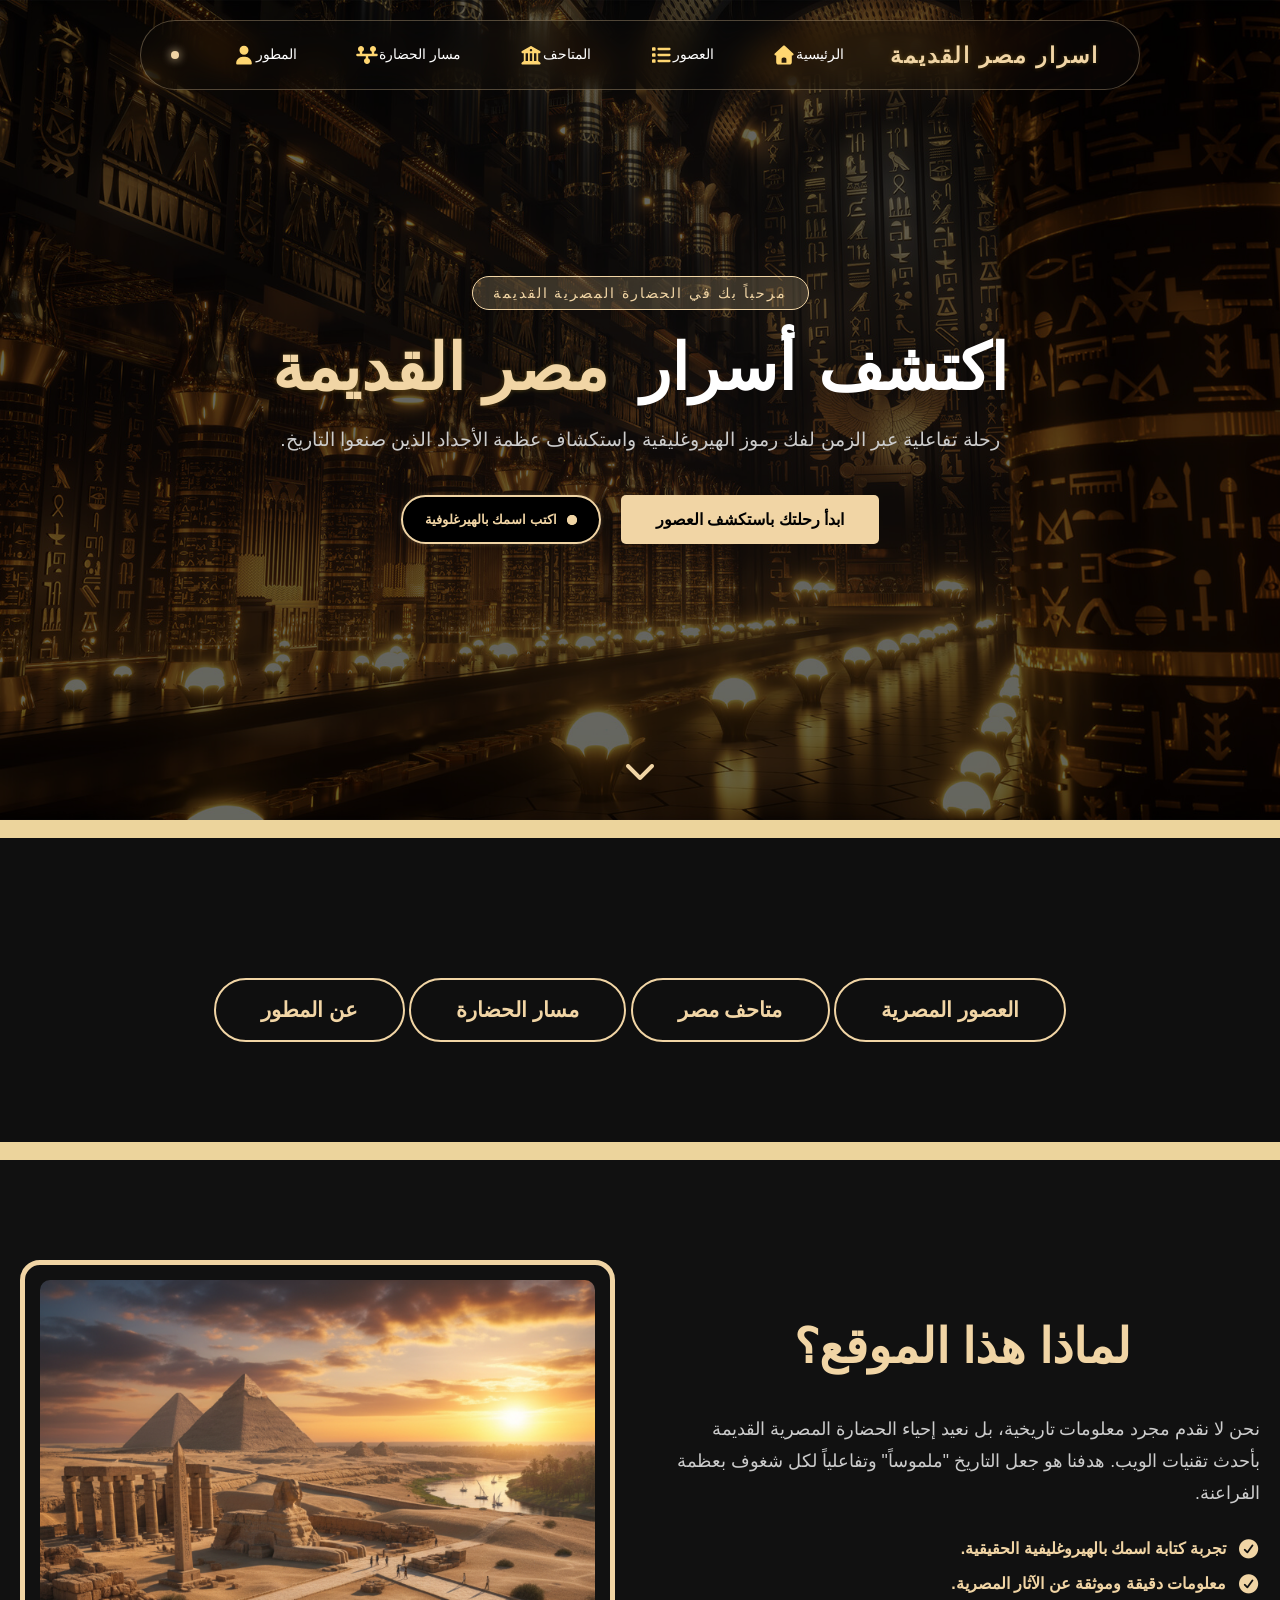
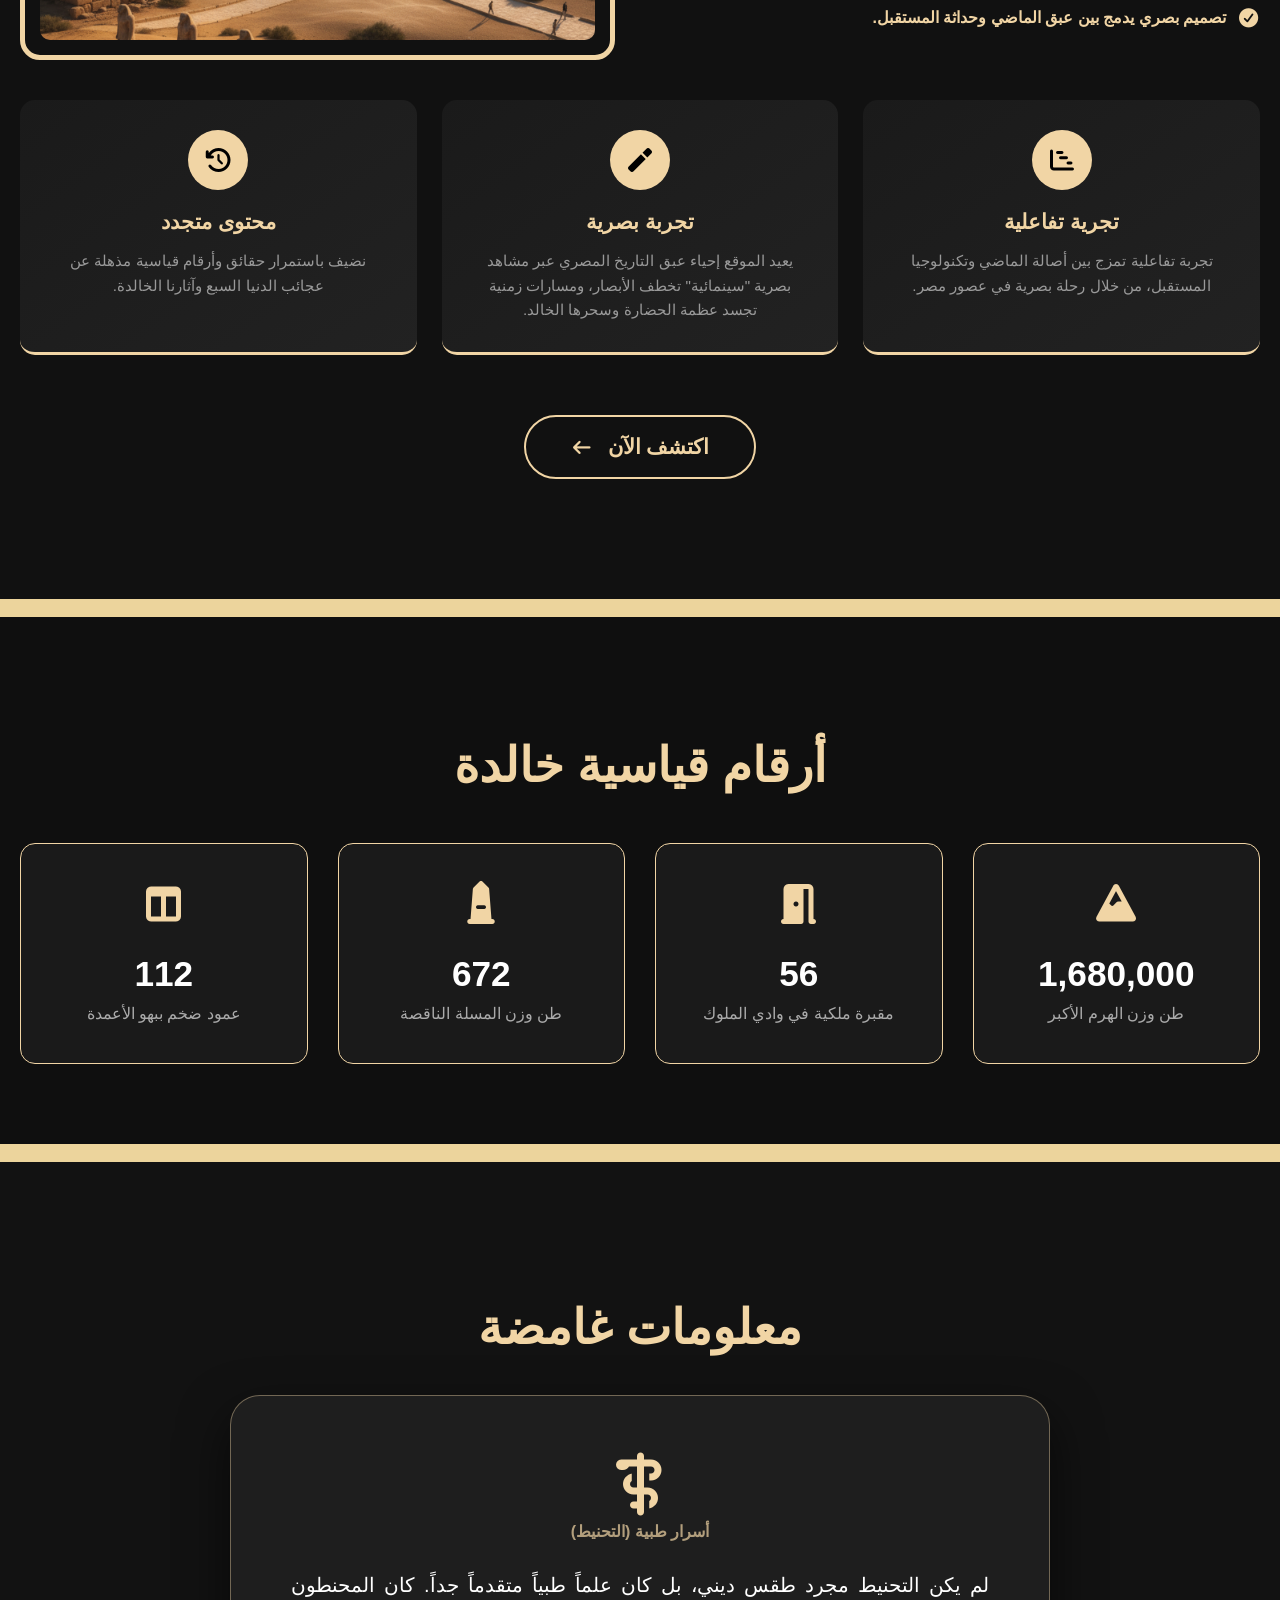
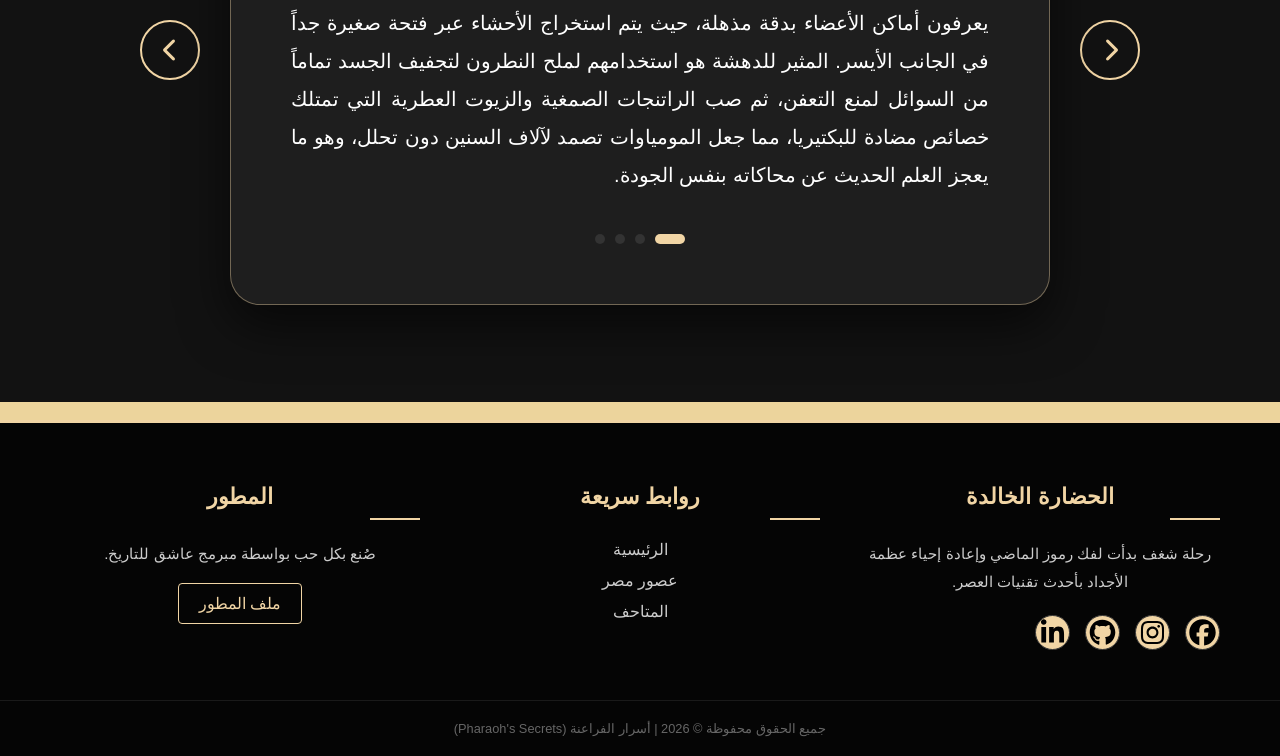
<file: index.html>
<!DOCTYPE html>
<html lang="ar" dir="rtl">

<head>
    <meta charset="UTF-8">
    <meta name="viewport" content="width=device-width, initial-scale=1.0">
    <title>أسرار مصر القديمة - الرئيسية</title>
    <meta property="og:title" content="موقع أسرار مصر القديمة">
    <meta property="og:description" content="رحلة تفاعلية لاستكشاف تاريخ الفراعنة، الملوك، وأسرار اللغة الهيروغليفية.">
    <meta property="og:image" content="https://huzaifawaleed2010-eng.github.io/secrets-of-ancient-egypt/photo/Secrets of Ancient Egypt.png">
    <meta property="og:type" content="website">
    <link rel="icon" type="image/png" href="photo/logo .png">
    <!-- وصف الموقع في نتائج البحث -->
<meta name="description" content="موقع تفاعلي لاستكشاف أسرار مصر القديمة والعصور الفرعونية.">
<!-- الكلمات التي يبحث عنها الناس -->
<meta name="keywords" content="مصر القديمة, فراعنة, تاريخ, آثار, متاحف">
<!-- أيقونة الموقع الصغيرة التي تظهر في التاب -->
<link rel="icon" href="favicon.ico" type="image/x-icon">
    <link rel="stylesheet" href="photo/css/all.min.css">
    <link rel="stylesheet" href="style.css">
    <link rel="stylesheet" href="style2.css">
    <link rel="manifest" href="manifest.json">
</head>

<body>
    <div id="splash-screen">
    <div class="splash-content">
        <h1 class="splash-logo">Secrets Of Ancient Egypt</h1>
        <div class="loader-line"></div>
    </div>
    
</div>
        <nav class="cyber-nav">
            <div class="nav-logo">
                <span class="gold-text">اسرار مصر القديمة</span>
            </div>
            <ul class="nav-links">
                <li><a href="index.html" class="nav-item">الرئيسية<img src="icons/house-solid.svg" class="cyber-icon" alt="home"></a></li>
                <li><a href="العصور المصرية.html" class="nav-item">العصور<img src="icons/list-solid-full.svg" class="cyber-icon" alt="list"></a></li>
                <li><a href="متاحف مصر.html" class="nav-item">المتاحف<img src="icons/building-solid.svg" class="cyber-icon" alt="museums"></a></li>
                <li><a href="مسار الحضارة.html" class="nav-item">مسار الحضارة<img src="icons/timeline-solidl.svg" class="cyber-icon" alt="time-line"></a></li>
                <li><a href="عنا.html" class="nav-item">المطور<img src="icons/user-solid.svg" class="cyber-icon" alt="web devoloper"></a></li>
            </ul>
            <div class="nav-status">
                <div class="live-dot"></div>
            </div>
        </nav>

    <!-- <nav class="navbar">
        <div class="logo">أسرار مصر القديمة</div>
        <ul class="nav-links">
            <li><a href="الرئيسية.html" class="nav-links-design">الرئيسية</a></li>
            <li><a href="العصور المصرية.html" class="nav-links-design">العصور المصرية</a></li>
            <li><a href="متاحف مصر.html" class="nav-links-design">متاحف مصر</a></li>
            <li><a href="عنا.html" class="nav-links-design">عن المطور</a></li>
        </ul>
    </nav> -->
    <section class="hero-card">
    <div class="hero-overlay"></div>
    <div class="hero-content">
        <div class="welcome-badge">مرحباً بك في الحضارة المصرية القديمة</div>
        <h1 class="hero-title">اكتشف أسرار <span class="gold-text">مصر القديمة</span></h1>
        <p class="hero-subtitle">
            رحلة تفاعلية عبر الزمن لفك رموز الهيروغليفية واستكشاف عظمة الأجداد الذين صنعوا التاريخ.
        </p>
        <div class="hero-btns">
            <a href="العصور المصرية.html" class="main-btn">ابدأ رحلتك باستكشف العصور</a>
            <a href="heiro.html" class="pharaoh-new-btn">
                <span class="pulse-circle"></span>
                <span class="btn-text">اكتب اسمك بالهيرغلوفية</span>
            </a>
        </div>
        
    </div>
<div class="scroll-down">
    <a href="#about-section">
        <i class="fas fa-chevron-down"></i>
    </a>
</div>
</section>
    <br>
    <section class="achievements-section">
        <div class="cta-container">
            <a href="العصور المصرية.html" class="discover-btn">
                <span>العصور المصرية</span>
            </a>
            <a href="متاحف مصر.html" class="discover-btn">
                <span>متاحف مصر</span>
            </a>
            <a href="مسار الحضارة.html" class="discover-btn">
                <span>مسار الحضارة</span>
            </a>
            <a href="عنا.html" class="discover-btn">
                <span>عن المطور</span>
            </a>
        </div>
        
    </section>
    <br>

<section id="about-section" class="about-section">
    <div class="container flex-about">
        <div class="about-content">
            <h2 class="home-page-title">لماذا هذا الموقع؟</h2>
            <p class="about-text">
                نحن لا نقدم مجرد معلومات تاريخية، بل نعيد إحياء الحضارة المصرية القديمة بأحدث تقنيات الويب. هدفنا هو جعل التاريخ "ملموساً" وتفاعلياً لكل شغوف بعظمة الفراعنة.
            </p>
            
            <ul class="features-list">
                <li><i class="fas fa-check-circle"></i> تجربة كتابة اسمك بالهيروغليفية الحقيقية.</li>
                <li><i class="fas fa-check-circle"></i> معلومات دقيقة وموثقة عن الآثار المصرية.</li>
                <li><i class="fas fa-check-circle"></i> تصميم بصري يدمج بين عبق الماضي وحداثة المستقبل.</li>
            </ul>
        </div>

        <div class="about-image">
            <div class="image-border">
                <img src="photo/gfihl.png" alt="Ancient Egypt Illustration">
            </div>
        </div>
    </div>
    <div class="why-us-grid">
    <div class="why-card">
        <div class="icon-box">
              <i class="fa-solid fa-chart-gantt"></i>
        </div>
        <h3>تجرية تفاعلية</h3>
        <p>تجربة تفاعلية تمزج بين أصالة الماضي وتكنولوجيا المستقبل، من خلال رحلة بصرية في عصور مصر.</p>
    </div>

    <div class="why-card">
        <div class="icon-box">
            <i class="fas fa-magic"></i>
        </div>
        <h3>تجربة بصرية</h3>
        <p>يعيد الموقع إحياء عبق التاريخ المصري عبر مشاهد بصرية "سينمائية" تخطف الأبصار، ومسارات زمنية تجسد عظمة الحضارة وسحرها الخالد.</p>
    </div>

    <div class="why-card">
        <div class="icon-box">
            <i class="fas fa-history"></i>
        </div>
        <h3>محتوى متجدد</h3>
        <p>نضيف باستمرار حقائق وأرقام قياسية مذهلة عن عجائب الدنيا السبع وآثارنا الخالدة.</p>
    </div>
</div>
<div class="cta-container">
    <a href="العصور المصرية.html" class="discover-btn">
        <span>اكتشف الآن</span>
        <i class="fas fa-arrow-left"></i> </a>
</div>

</section>
<br>
    <section class="achievements-section">
    <div class="container">
        <h2 class="home-page-title">أرقام قياسية خالدة</h2>
        
        <div class="achievements-grid">
            <div class="stat-card">
                <i class="fas fa-mountain"></i>
                <h3 class="stat-number">6,000,000</h3>
                <p class="stat-desc">طن وزن الهرم الأكبر</p>
            </div>

            <div class="stat-card">
                <i class="fas fa-door-open"></i>
                <h3 class="stat-number">63</h3>
                <p class="stat-desc">مقبرة ملكية في وادي الملوك</p>
            </div>

            <div class="stat-card">
                <i class="fas fa-monument"></i>
                <h3 class="stat-number">1,200</h3>
                <p class="stat-desc">طن وزن المسلة الناقصة</p>
            </div>

            <div class="stat-card">
                <i class="fas fa-columns"></i>
                <h3 class="stat-number">134</h3>
                <p class="stat-desc">عمود ضخم ببهو الأعمدة</p>
            </div>
        </div>
    </div>
</section>
<br>
<section class="mystery-section">
    <div class="container">
        <h2 class="home-page-title">معلومات غامضة</h2>
        
        <div class="info-carousel">
            <button class="nav-btn prev" onclick="changeSlide(-1)">
        <i class="fas fa-chevron-right"></i>
     </button>
            
            <div class="info-card">
                <div id="info-content" class="fade-in">
                    <div class="info-header">
                        <i id="info-icon" class="fas fa-staff-snake"></i>
                        <h3 id="info-category">طبية</h3>
                    </div>
                    <p id="info-text">
                        جاري تحميل العظمة...
                    </p>
                </div>
                <div class="dots-wrapper" id="dots-wrapper"></div>
            </div>

            <button class="nav-btn next" onclick="changeSlide(1)">
        <i class="fas fa-chevron-left"></i> 
    </button>
        </div>
    </div>
</section>
<br>
<footer class="royal-footer">
    <div class="footer-container">
        <div class="footer-column about">
            <h3 class="gold-title">الحضارة الخالدة</h3>
            <p>رحلة شغف بدأت لفك رموز الماضي وإعادة إحياء عظمة الأجداد بأحدث تقنيات العصر.</p>
            <div class="social-icons">
                <a href="#"><img src="icons/facebook-brands-solid-full.svg" alt="facebook"></a>
                <a href="#"><img src="icons/instagram-brands-solid-full.svg" alt="instegram"></a>
                <a href="#"><img src="icons/github-brands-solid-full.svg" alt="GIT-HUB"></a>
                <a href="#"><img src="icons/linkedin-in-brands-solid-full.svg" alt="linkedIn"></a>
            </div>
        </div>

        <div class="footer-column links">
            <h3 class="gold-title">روابط سريعة</h3>
            <ul>
                <li><a href="الرئيسية.html">الرئيسية</a></li>
                <li><a href="العصور المصرية.html">عصور مصر</a></li>
                <li><a href="متاحف مصر.html">المتاحف</a></li>
            </ul>
        </div>

        <div class="footer-column developer">
            <h3 class="gold-title">المطور</h3>
            <p>صُنع بكل حب بواسطة مبرمج عاشق للتاريخ.</p>
            <a href="عنا.html" class="dev-card-btn">ملف المطور</a>
        </div>
    </div>

    <div class="footer-copyright">
        <p>جميع الحقوق محفوظة &copy; 2026 | أسرار الفراعنة (Pharaoh's Secrets)</p>
    </div>
</footer>  
  <!-- 0000000000000000000000000000000000000 -->

    <script src="file.js"></script>
</body>

</html>
</file>
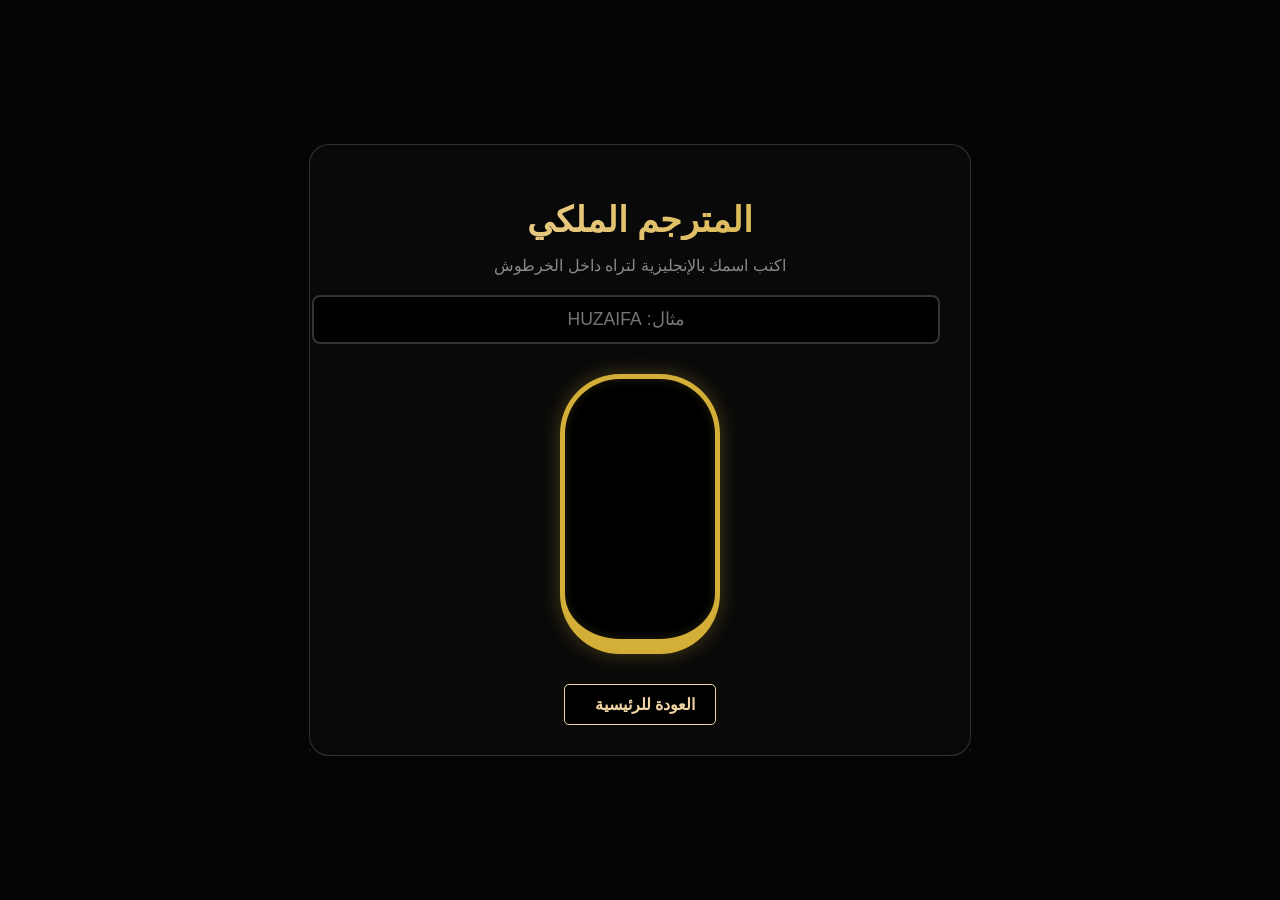
<file: heiro.html>
<!DOCTYPE html>
<html lang="ar" dir="rtl">
<head>
    <meta charset="UTF-8">
    <meta name="viewport" content="width=device-width, initial-scale=1.0">
    <title>الاسم الملكي | PharaohGen</title>
    <!-- الوصف: يشرح للمستخدم ماذا سيستفيد من الصفحة -->
    <meta name="description" content="استخدم أداة PharaohGen التفاعلية لكتابة اسمك باللغة المصرية القديمة. تعلم رموز الهيروغليفية وحول حروف اسمك إلى صور ورموز فرعونية أصيلة.">

    <!-- الكلمات المفتاحية: كلمات بحث تقنية وتفاعلية -->
    <meta name="keywords" content="كتابة هيروغليفية, اكتب اسمك بالفراعنة, قاموس هيروغليفي, حروف اللغة المصرية القديمة, رموز فرعونية, تحويل الأسماء">
    <!-- وسوم التواصل الاجتماعي (لأن هذه الصفحة غالباً ما يتم مشاركتها) -->
    <meta property="og:title" content="هل تريد رؤية اسمك بالهيروغليفية؟">
    <meta property="og:description" content="جرب أداة الكتابة بالهيروغليفية الآن واكتشف رموز اسمك الفرعونية.">
    <meta property="og:image" content="images/hieroglyphs-preview.jpg">
    <link rel="stylesheet" href="style-hiero.css">
    <link rel="manifest" href="manifest.json">
</head>
<body class="cyber-page">

    <div class="writer-container">
        <h1 class="gold-gradient">المترجم الملكي</h1>
        <p class="subtitle">اكتب اسمك بالإنجليزية لتراه داخل الخرطوش</p>
        
        <input type="text" id="englishInput" placeholder="مثال: HUZAIFA" autocomplete="off" maxlength="15">
        
        <div class="cartouche-wrapper">
            <div id="hieroResult" class="hiero-content">
                <p class="placeholder-text"</p>
            </div>
        </div>

        <div class="back-btn-wrapper">
            <a href="index.html" class="cyber-btn">
                <span>العودة للرئيسية</span>
                <i class="fas fa-home"></i> </a>
        </div>
    </div>

    <script src="script-hiero.js"></script>
</body>
</html>
</file>
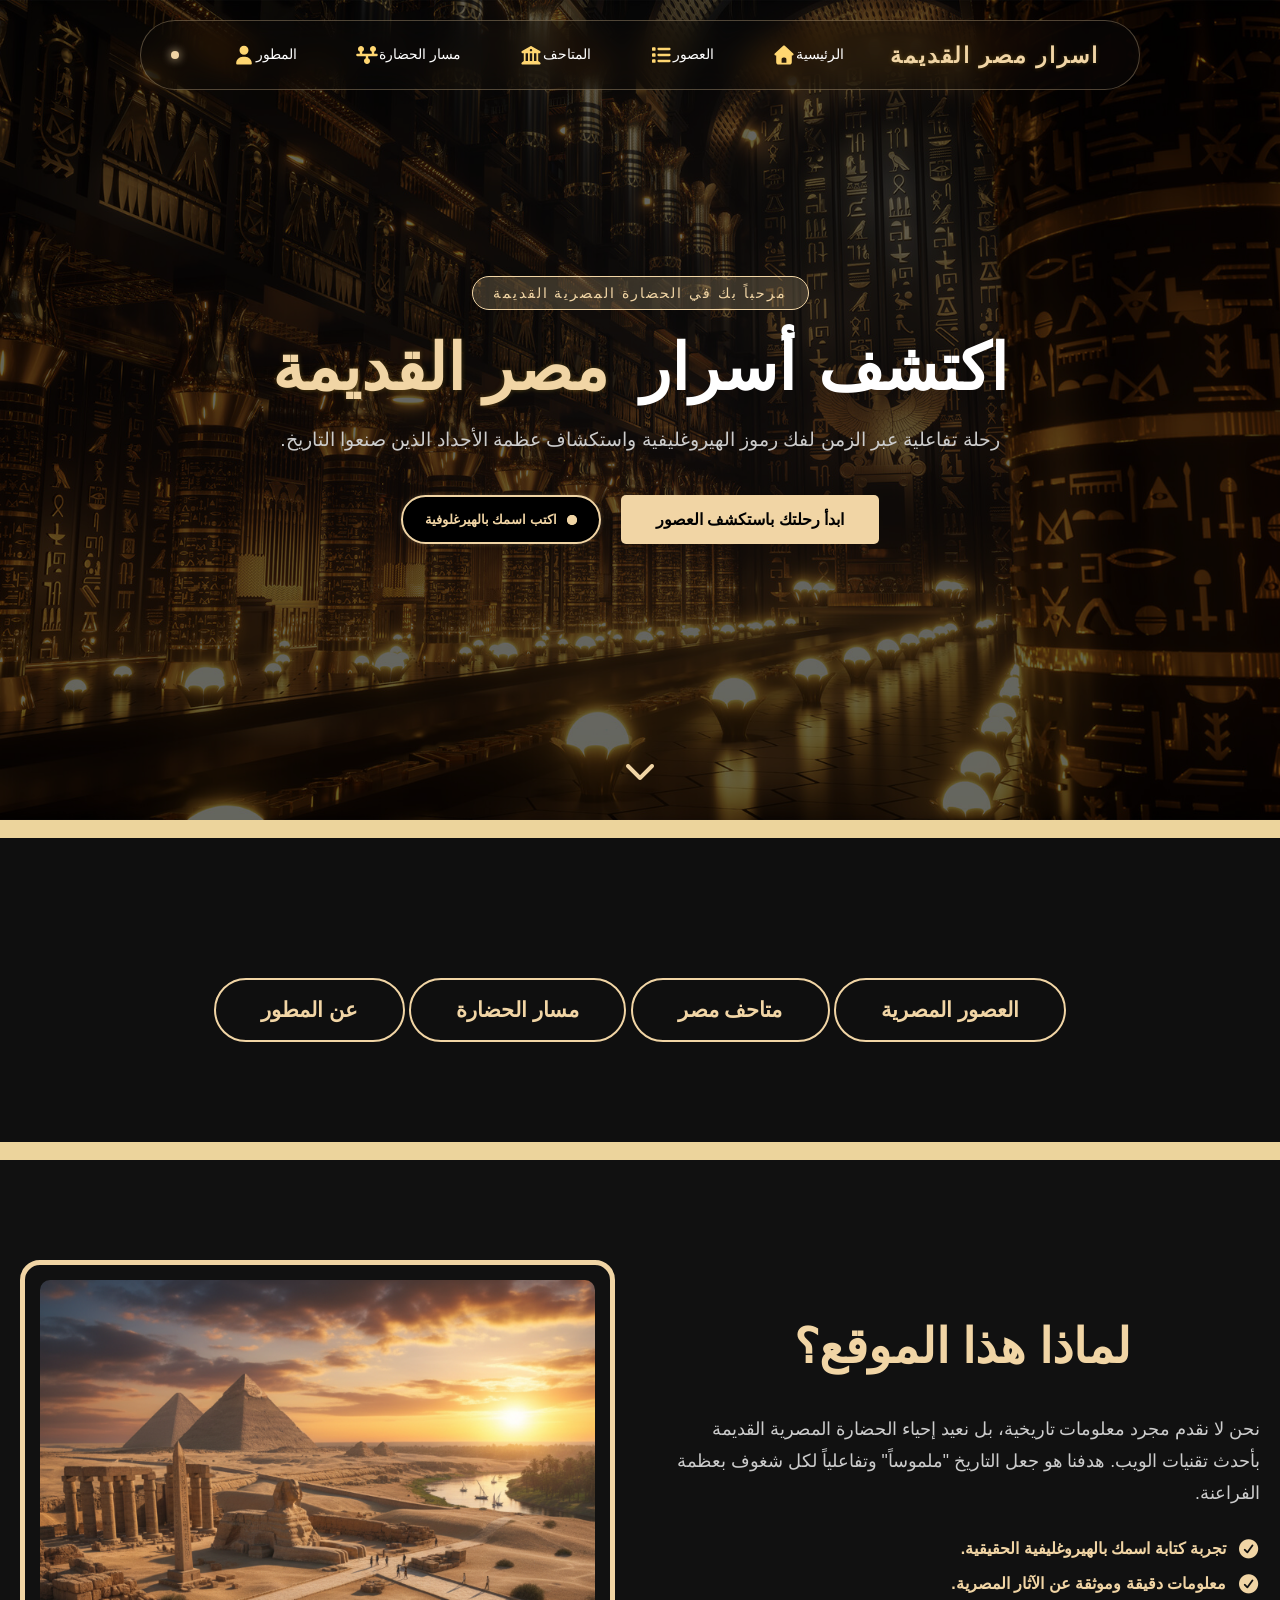
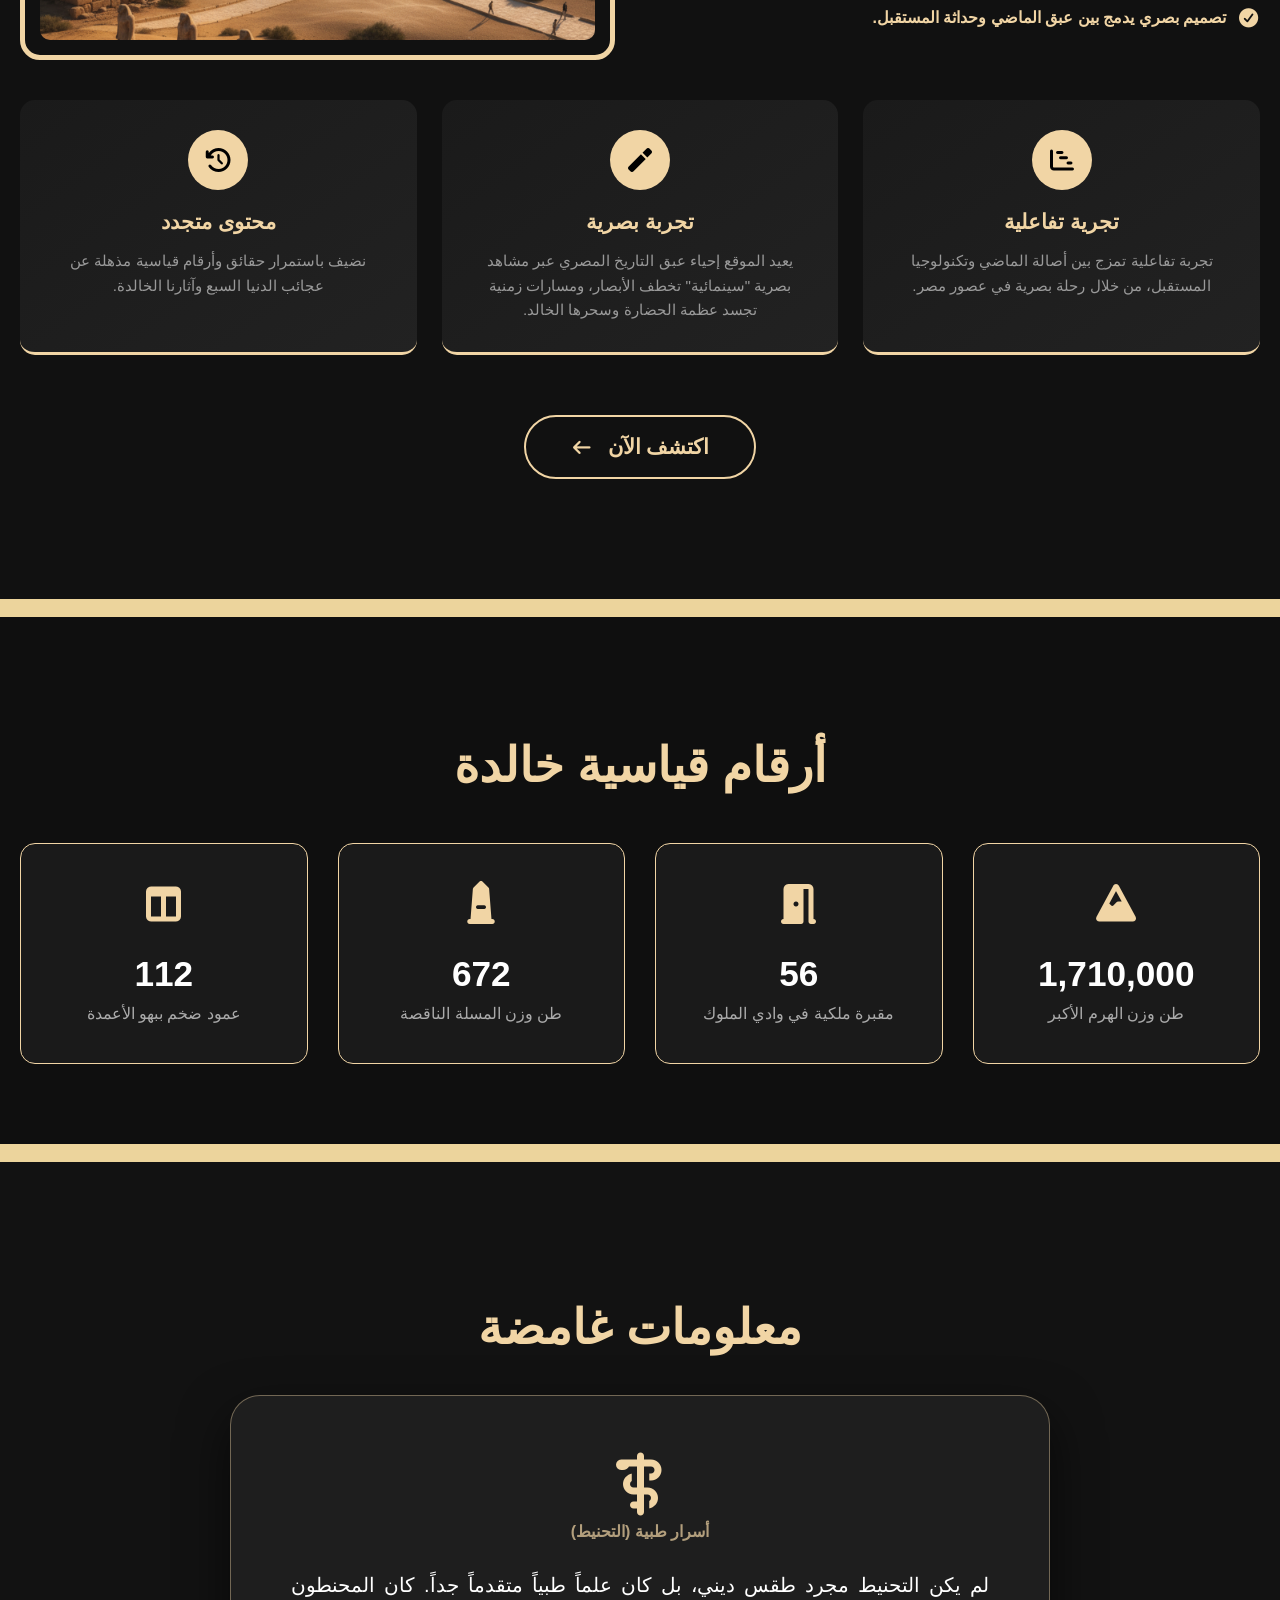
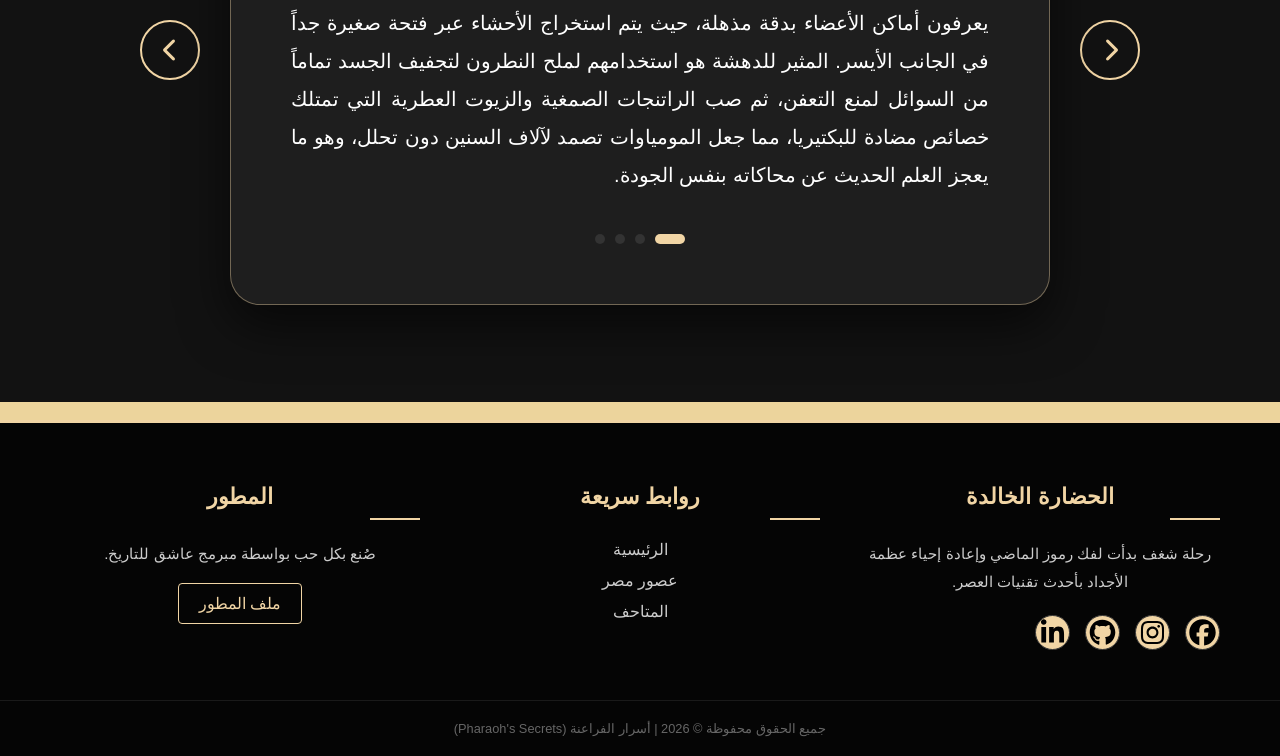
<file: الرئيسية.html>
<!DOCTYPE html>
<html lang="ar" dir="rtl">

<head>
    <meta charset="UTF-8">
    <meta name="viewport" content="width=device-width, initial-scale=1.0">
    <title>أسرار مصر القديمة - الرئيسية</title>
    <meta property="og:title" content="موقع أسرار مصر القديمة">
    <meta property="og:description" content="رحلة تفاعلية لاستكشاف تاريخ الفراعنة، الملوك، وأسرار اللغة الهيروغليفية.">
    <meta property="og:image" content="https://huzaifawaleed2010-eng.github.io/secrets-of-ancient-egypt/photo/Secrets of Ancient Egypt.png">
    <meta property="og:type" content="website">
    <link rel="icon" type="image/png" href="photo/logo .png">
    <!-- وصف الموقع في نتائج البحث -->
<meta name="description" content="موقع تفاعلي لاستكشاف أسرار مصر القديمة والعصور الفرعونية.">
<!-- الكلمات التي يبحث عنها الناس -->
<meta name="keywords" content="مصر القديمة, فراعنة, تاريخ, آثار, متاحف">
<!-- أيقونة الموقع الصغيرة التي تظهر في التاب -->
<link rel="icon" href="favicon.ico" type="image/x-icon">
    <link rel="stylesheet" href="photo/css/all.min.css">
    <link rel="stylesheet" href="style.css">
    <link rel="stylesheet" href="style2.css">
    <link rel="manifest" href="manifest.json">
</head>

<body>
    <div id="splash-screen">
    <div class="splash-content">
        <h1 class="splash-logo">Secrets Of Ancient Egypt</h1>
        <div class="loader-line"></div>
    </div>
    
</div>
        <nav class="cyber-nav">
            <div class="nav-logo">
                <span class="gold-text">اسرار مصر القديمة</span>
            </div>
            <ul class="nav-links">
                <li><a href="الرئيسية.html" class="nav-item">الرئيسية<img src="icons/house-solid.svg" class="cyber-icon" alt="home"></a></li>
                <li><a href="العصور المصرية.html" class="nav-item">العصور<img src="icons/list-solid-full.svg" class="cyber-icon" alt="list"></a></li>
                <li><a href="متاحف مصر.html" class="nav-item">المتاحف<img src="icons/building-solid.svg" class="cyber-icon" alt="museums"></a></li>
                <li><a href="مسار الحضارة.html" class="nav-item">مسار الحضارة<img src="icons/timeline-solidl.svg" class="cyber-icon" alt="time-line"></a></li>
                <li><a href="عنا.html" class="nav-item">المطور<img src="icons/user-solid.svg" class="cyber-icon" alt="web devoloper"></a></li>
            </ul>
            <div class="nav-status">
                <div class="live-dot"></div>
            </div>
        </nav>

    <!-- <nav class="navbar">
        <div class="logo">أسرار مصر القديمة</div>
        <ul class="nav-links">
            <li><a href="الرئيسية.html" class="nav-links-design">الرئيسية</a></li>
            <li><a href="العصور المصرية.html" class="nav-links-design">العصور المصرية</a></li>
            <li><a href="متاحف مصر.html" class="nav-links-design">متاحف مصر</a></li>
            <li><a href="عنا.html" class="nav-links-design">عن المطور</a></li>
        </ul>
    </nav> -->
    <section class="hero-card">
    <div class="hero-overlay"></div>
    <div class="hero-content">
        <div class="welcome-badge">مرحباً بك في الحضارة المصرية القديمة</div>
        <h1 class="hero-title">اكتشف أسرار <span class="gold-text">مصر القديمة</span></h1>
        <p class="hero-subtitle">
            رحلة تفاعلية عبر الزمن لفك رموز الهيروغليفية واستكشاف عظمة الأجداد الذين صنعوا التاريخ.
        </p>
        <div class="hero-btns">
            <a href="العصور المصرية.html" class="main-btn">ابدأ رحلتك باستكشف العصور</a>
            <a href="الهيروغلوفية.html" class="pharaoh-new-btn">
                <span class="pulse-circle"></span>
                <span class="btn-text">اكتب اسمك بالهيرغلوفية</span>
            </a>
        </div>
        
    </div>
<div class="scroll-down">
    <a href="#about-section">
        <i class="fas fa-chevron-down"></i>
    </a>
</div>
</section>
    <br>
    <section class="achievements-section">
        <div class="cta-container">
            <a href="العصور المصرية.html" class="discover-btn">
                <span>العصور المصرية</span>
            </a>
            <a href="متاحف مصر.html" class="discover-btn">
                <span>متاحف مصر</span>
            </a>
            <a href="مسار الحضارة.html" class="discover-btn">
                <span>مسار الحضارة</span>
            </a>
            <a href="عنا.html" class="discover-btn">
                <span>عن المطور</span>
            </a>
        </div>
        
    </section>
    <br>

<section id="about-section" class="about-section">
    <div class="container flex-about">
        <div class="about-content">
            <h2 class="home-page-title">لماذا هذا الموقع؟</h2>
            <p class="about-text">
                نحن لا نقدم مجرد معلومات تاريخية، بل نعيد إحياء الحضارة المصرية القديمة بأحدث تقنيات الويب. هدفنا هو جعل التاريخ "ملموساً" وتفاعلياً لكل شغوف بعظمة الفراعنة.
            </p>
            
            <ul class="features-list">
                <li><i class="fas fa-check-circle"></i> تجربة كتابة اسمك بالهيروغليفية الحقيقية.</li>
                <li><i class="fas fa-check-circle"></i> معلومات دقيقة وموثقة عن الآثار المصرية.</li>
                <li><i class="fas fa-check-circle"></i> تصميم بصري يدمج بين عبق الماضي وحداثة المستقبل.</li>
            </ul>
        </div>

        <div class="about-image">
            <div class="image-border">
                <img src="photo/gfihl.png" alt="Ancient Egypt Illustration">
            </div>
        </div>
    </div>
    <div class="why-us-grid">
    <div class="why-card">
        <div class="icon-box">
              <i class="fa-solid fa-chart-gantt"></i>
        </div>
        <h3>تجرية تفاعلية</h3>
        <p>تجربة تفاعلية تمزج بين أصالة الماضي وتكنولوجيا المستقبل، من خلال رحلة بصرية في عصور مصر.</p>
    </div>

    <div class="why-card">
        <div class="icon-box">
            <i class="fas fa-magic"></i>
        </div>
        <h3>تجربة بصرية</h3>
        <p>يعيد الموقع إحياء عبق التاريخ المصري عبر مشاهد بصرية "سينمائية" تخطف الأبصار، ومسارات زمنية تجسد عظمة الحضارة وسحرها الخالد.</p>
    </div>

    <div class="why-card">
        <div class="icon-box">
            <i class="fas fa-history"></i>
        </div>
        <h3>محتوى متجدد</h3>
        <p>نضيف باستمرار حقائق وأرقام قياسية مذهلة عن عجائب الدنيا السبع وآثارنا الخالدة.</p>
    </div>
</div>
<div class="cta-container">
    <a href="العصور المصرية.html" class="discover-btn">
        <span>اكتشف الآن</span>
        <i class="fas fa-arrow-left"></i> </a>
</div>

</section>
<br>
    <section class="achievements-section">
    <div class="container">
        <h2 class="home-page-title">أرقام قياسية خالدة</h2>
        
        <div class="achievements-grid">
            <div class="stat-card">
                <i class="fas fa-mountain"></i>
                <h3 class="stat-number">6,000,000</h3>
                <p class="stat-desc">طن وزن الهرم الأكبر</p>
            </div>

            <div class="stat-card">
                <i class="fas fa-door-open"></i>
                <h3 class="stat-number">63</h3>
                <p class="stat-desc">مقبرة ملكية في وادي الملوك</p>
            </div>

            <div class="stat-card">
                <i class="fas fa-monument"></i>
                <h3 class="stat-number">1,200</h3>
                <p class="stat-desc">طن وزن المسلة الناقصة</p>
            </div>

            <div class="stat-card">
                <i class="fas fa-columns"></i>
                <h3 class="stat-number">134</h3>
                <p class="stat-desc">عمود ضخم ببهو الأعمدة</p>
            </div>
        </div>
    </div>
</section>
<br>
<section class="mystery-section">
    <div class="container">
        <h2 class="home-page-title">معلومات غامضة</h2>
        
        <div class="info-carousel">
            <button class="nav-btn prev" onclick="changeSlide(-1)">
        <i class="fas fa-chevron-right"></i>
     </button>
            
            <div class="info-card">
                <div id="info-content" class="fade-in">
                    <div class="info-header">
                        <i id="info-icon" class="fas fa-staff-snake"></i>
                        <h3 id="info-category">طبية</h3>
                    </div>
                    <p id="info-text">
                        جاري تحميل العظمة...
                    </p>
                </div>
                <div class="dots-wrapper" id="dots-wrapper"></div>
            </div>

            <button class="nav-btn next" onclick="changeSlide(1)">
        <i class="fas fa-chevron-left"></i> 
    </button>
        </div>
    </div>
</section>
<br>
<footer class="royal-footer">
    <div class="footer-container">
        <div class="footer-column about">
            <h3 class="gold-title">الحضارة الخالدة</h3>
            <p>رحلة شغف بدأت لفك رموز الماضي وإعادة إحياء عظمة الأجداد بأحدث تقنيات العصر.</p>
            <div class="social-icons">
                <a href="#"><img src="icons/facebook-brands-solid-full.svg" alt="facebook"></a>
                <a href="#"><img src="icons/instagram-brands-solid-full.svg" alt="instegram"></a>
                <a href="#"><img src="icons/github-brands-solid-full.svg" alt="GIT-HUB"></a>
                <a href="#"><img src="icons/linkedin-in-brands-solid-full.svg" alt="linkedIn"></a>
            </div>
        </div>

        <div class="footer-column links">
            <h3 class="gold-title">روابط سريعة</h3>
            <ul>
                <li><a href="الرئيسية.html">الرئيسية</a></li>
                <li><a href="العصور المصرية.html">عصور مصر</a></li>
                <li><a href="متاحف مصر.html">المتاحف</a></li>
            </ul>
        </div>

        <div class="footer-column developer">
            <h3 class="gold-title">المطور</h3>
            <p>صُنع بكل حب بواسطة مبرمج عاشق للتاريخ.</p>
            <a href="عنا.html" class="dev-card-btn">ملف المطور</a>
        </div>
    </div>

    <div class="footer-copyright">
        <p>جميع الحقوق محفوظة &copy; 2026 | أسرار الفراعنة (Pharaoh's Secrets)</p>
    </div>
</footer>  
  <!-- 0000000000000000000000000000000000000 -->

    <script src="file.js"></script>
</body>

</html>
</file>
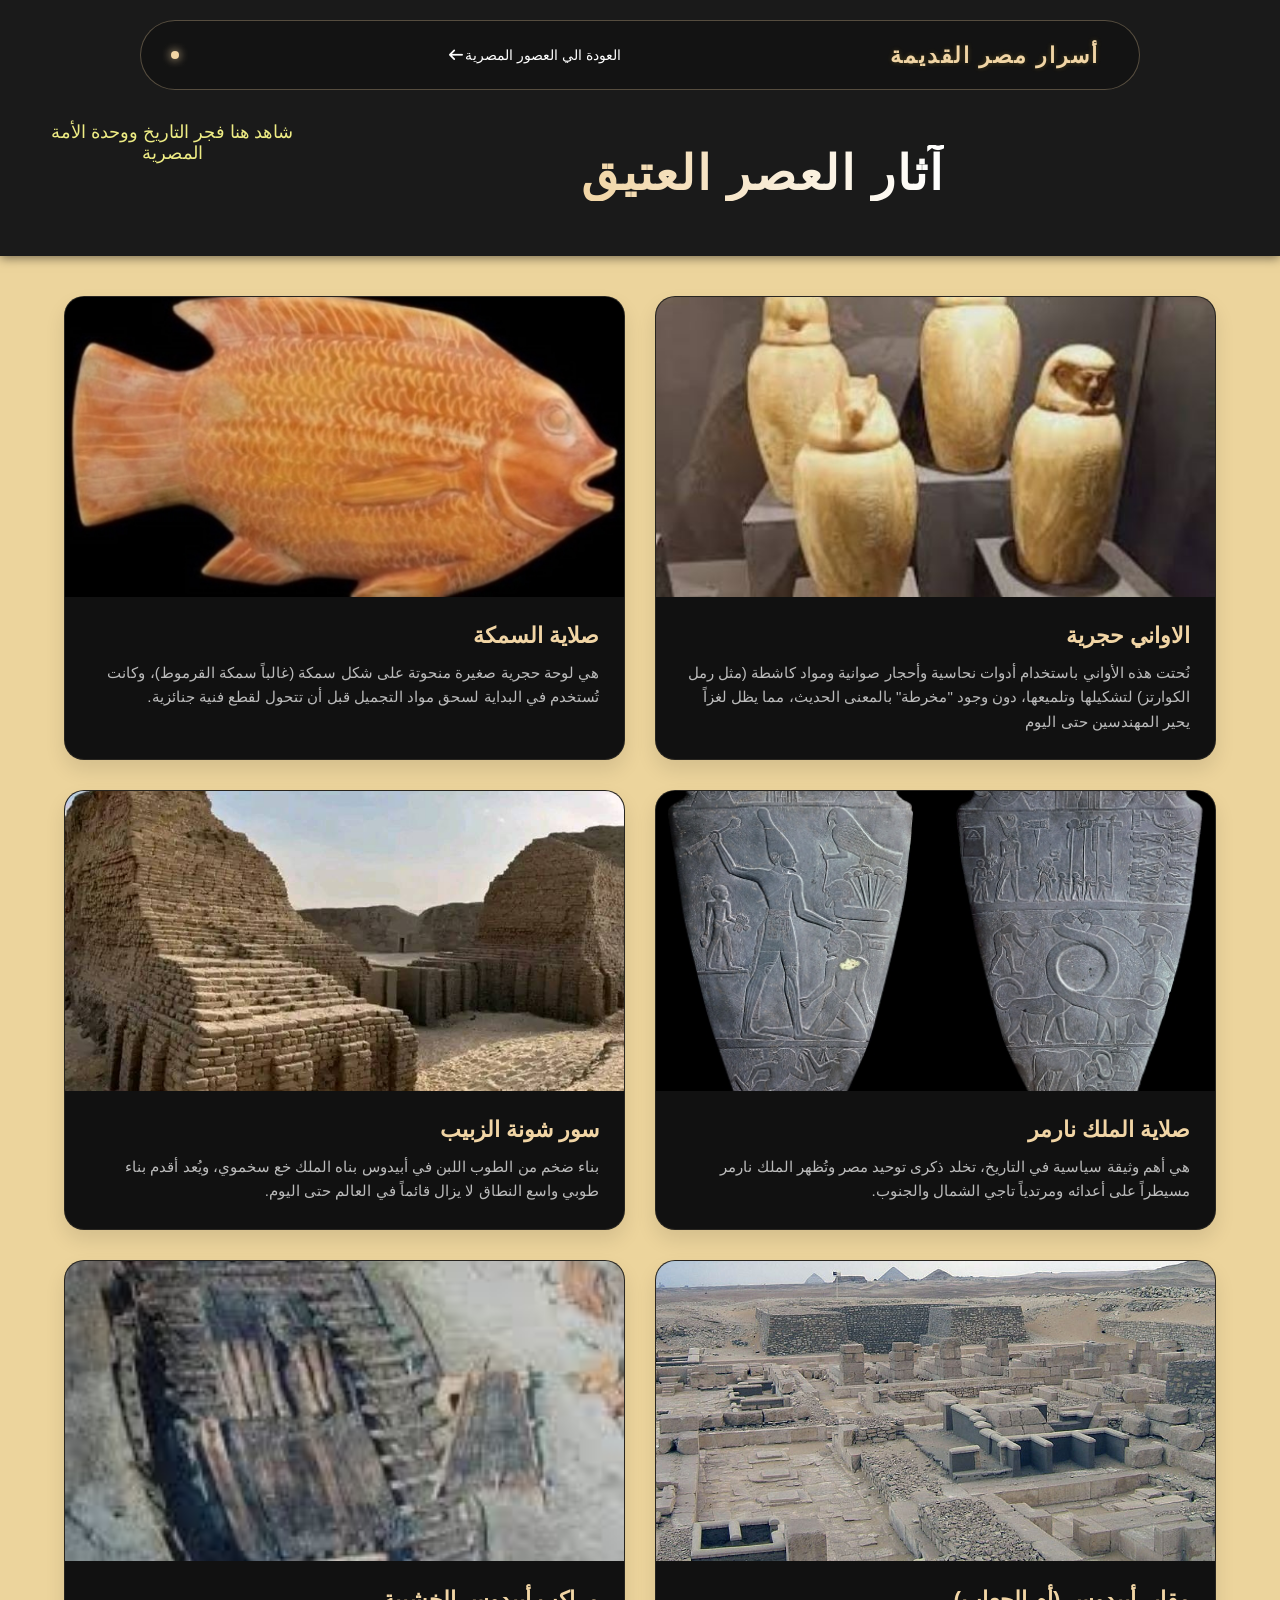
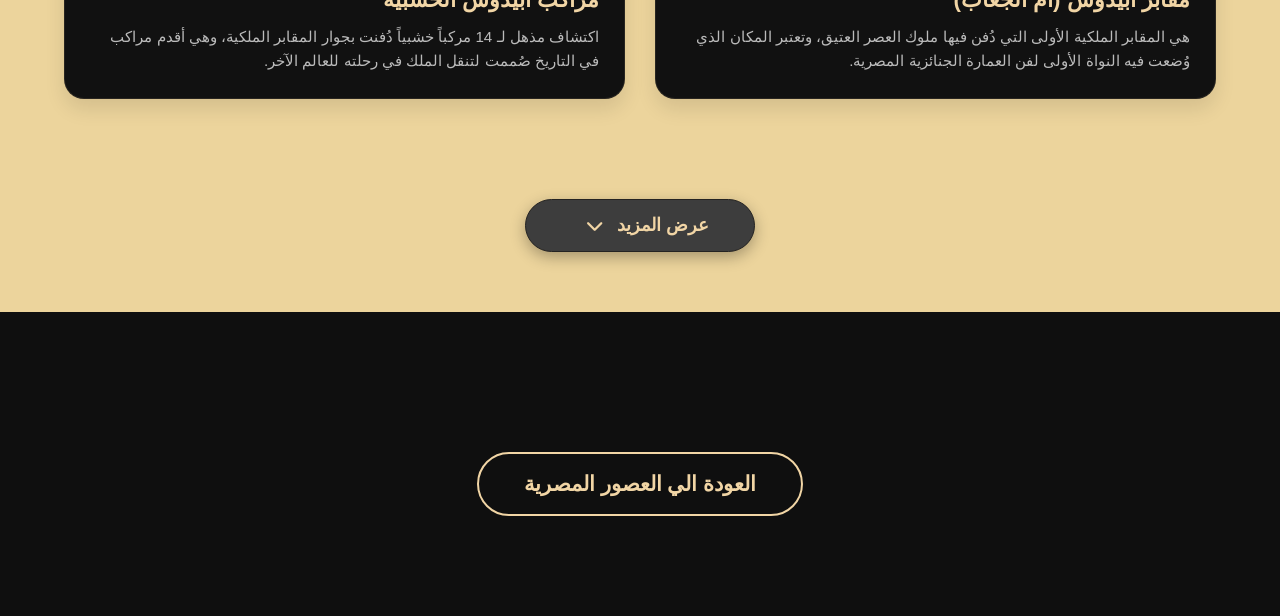
<file: العصر العتيق.html>
<!DOCTYPE html>
<html lang="ar" dir="rtl">

<head>
    <meta charset="UTF-8">
    <meta name="viewport" content="width=device-width, initial-scale=1.0">
    <title>أسرار مصر القديمة - العصر العتيق</title>
    <!-- وصف المحتوى لمحركات البحث -->
    <meta name="description" content="اكتشف بداية التاريخ المصري في العصر العتيق. تعرف على الملك نعرمر (مينا) وكيف نجح في توحيد القطرين وتأسيس الأسرة الأولى والثانية.">

    <!-- الكلمات الدلالية المستهدفة -->
    <meta name="keywords" content="العصر العتيق, الملك نعرمر, الملك مينا, توحيد القطرين, صلاية نعرمر, الأسرة الأولى">
    <link rel="icon" type="image/png" href="photo/logo .png">
    <link rel="stylesheet" href="photo/css/all.min.css">
    <link rel="stylesheet" href="style.css">
    <link rel="stylesheet" href="style2.css">
    <link rel="manifest" href="manifest.json">
</head>

<body>
    <nav class="cyber-nav">
    <div class="nav-logo">
        <span class="gold-text">أسرار مصر القديمة</span>
    </div>
    <ul class="nav-links">
        <li><a href="العصور المصرية.html" class="nav-item">العودة الي العصور المصرية<i class="fa-solid fa-arrow-left"></i></a></li>
    </ul>
    <div class="nav-status">
        <div class="live-dot"></div>
    </div>
</nav>

<header class="era-detail-header">
        <h1 class="section-title"> <span class="gold-gradient"> آثار العصر العتيق</span></h1>
        <p class="era-intro">شاهد هنا فجر التاريخ ووحدة الأمة المصرية</p>
    </header>

    <main class="artifacts-container">
        
        <div class="artifact-card">
            <div class="artifact-img">
                <img src="photo/العصر العتيق/الاواني حجرية.jpg" alt="مجسم 1">
            </div>
            <div class="artifact-info">
                <h3>الاواني حجرية</h3>
                <p>نُحتت هذه الأواني باستخدام أدوات نحاسية وأحجار صوانية ومواد كاشطة (مثل رمل الكوارتز) لتشكيلها وتلميعها، دون وجود "مخرطة" بالمعنى الحديث، مما يظل لغزاً يحير المهندسين حتى اليوم</p>
            </div>
        </div>

        <div class="artifact-card">
            <div class="artifact-img">
                <img src="photo/العصر العتيق/الوحة السمكة.jpg" alt="مجسم 2">
            </div>
            <div class="artifact-info">
                <h3>صلاية السمكة</h3>
                <p>هي لوحة حجرية صغيرة منحوتة على شكل سمكة (غالباً سمكة القرموط)، وكانت تُستخدم في البداية لسحق مواد التجميل قبل أن تتحول لقطع فنية جنائزية.</p>
            </div>
        </div>

        <div class="artifact-card">
            <div class="artifact-img">
                <img src="photo/العصر العتيق/الوحة نعرمر.jpg" alt="مجسم 3">
            </div>
            <div class="artifact-info">
                <h3>صلاية الملك نارمر</h3>
                <p>هي أهم وثيقة سياسية في التاريخ، تخلد ذكرى توحيد مصر وتُظهر الملك نارمر مسيطراً على أعدائه ومرتدياً تاجي الشمال والجنوب.</p>
            </div>
        </div>

                <div class="artifact-card">
            <div class="artifact-img">
                <img src="photo/العصر العتيق/شونة الزبيب.jpg" alt="مجسم 4">
            </div>
            <div class="artifact-info">
                <h3>سور شونة الزبيب</h3>
                <p>بناء ضخم من الطوب اللبن في أبيدوس بناه الملك خع سخموي، ويُعد أقدم بناء طوبي واسع النطاق لا يزال قائماً في العالم حتى اليوم.</p>
            </div>
        </div>

                <div class="artifact-card">
            <div class="artifact-img">
                <img src="photo/العصر العتيق/مقابر ام جعاب.jpg" alt="مجسم 5">
            </div>
            <div class="artifact-info">
                <h3>مقابر أبيدوس (أم الجعاب)</h3>
                <p>هي المقابر الملكية الأولى التي دُفن فيها ملوك العصر العتيق، وتعتبر المكان الذي وُضعت فيه النواة الأولى لفن العمارة الجنائزية المصرية.</p>
            </div>
        </div>

                <div class="artifact-card">
            <div class="artifact-img">
                <img src="photo/العصر العتيق/قوارب ابيدوس.jfif" alt="مجسم 6">
            </div>
            <div class="artifact-info">
                <h3>مراكب أبيدوس الخشبية</h3>
                <p>اكتشاف مذهل لـ 14 مركباً خشبياً دُفنت بجوار المقابر الملكية، وهي أقدم مراكب في التاريخ صُممت لتنقل الملك في رحلته للعالم الآخر.</p>
            </div>
        </div>

                <div class="artifact-card">
            <div class="artifact-img">
                <img src="photo/العصر العتيق/New folder/ادوات الزينة.jpg" alt="مجسم 7">
            </div>
            <div class="artifact-info">
                <h3>أدوات الزينة (الملاقط والمرايا النحاسية)</h3>
                <p>أدوات معدنية بسيطة لكنها مصقولة ببراعة، توضح اهتمام المصري القديم بالنظافة والمظهر الشخصي منذ فجر التاريخ.</p>
            </div>
        </div>

                <div class="artifact-card">
            <div class="artifact-img">
                <img src="photo/العصر العتيق/New folder/لوحة المقابر.jpg" alt="مجسم 8">
            </div>
            <div class="artifact-info">
                <h3>لوحات المقابر</h3>
                <p>قطع حجرية صغيرة وُضعت أمام المقابر، نُقشت عليها أسماء الموتى وألقابهم، وهي بمثابة "بطاقة هوية" فرعونية قديمة.</p>
            </div>
        </div>

        <div class="artifact-card">
            <div class="artifact-img">
                <img src="photo/العصر العتيق/New folder/مشط عاج.jpg" alt="مجسم 9">
            </div>
            <div class="artifact-info">
                <h3>مشط عاج</h3>
                <p>أمشاط شعر فاخرة وُجدت في المقابر، مُزينة بأشكال حيوانات مثل الأسد أو الغزال، وتُظهر رقي الحياة اليومية في القصور الملكية.</p>
            </div>
        </div>

                <div class="artifact-card">
            <div class="artifact-img">
                <img src="photo/العصر العتيق/New folder/خنجر.jfif" alt="مجسم 10">
            </div>
            <div class="artifact-info">
                <h3>خناجر العصر العتيق (المصنوعة من النحاس)</h3>
                <p>أسلحة جنائزية دُفنت مع الملوك، وتعتبر دليلاً على تطور علم المعادن في مصر القديمة وبداية ظهور "الجيش النظامي".</p>
            </div>
        </div>

                <div class="artifact-card">
            <div class="artifact-img">
                <img src="photo/العصر العتيق/new/تمثال الاسرى.jpg" alt="مجسم 11">
            </div>
            <div class="artifact-info">
                <h3>تماثيل "الأسرى" الصغيرة</h3>
                <p>تماثيل صغيرة جداً من العاج أو الحجر بتصور الأعداء المقيدين؛ كانت بتتحط في المقابر الملكية كرمز لسيطرة الملك على كل الجهات من أول يوم في التاريخ..</p>
            </div>
        </div>

                <div class="artifact-card">
            <div class="artifact-img">
                <img src="photo/العصر العتيق/new/سدادة نبيذ.webp" alt="مجسم 12">
            </div>
            <div class="artifact-info">
                <h3>سدادات "أواني النبيذ" الملكية</h3>
                <p>قطع من الطين مختومة بختم الملك (مثل الملك "دن")؛ وهي أقدم نظام "ماركة مسجلة" وتوثيق للمنتجات (الضرائب والمخازن) في العالم.</p>
            </div>
        </div>

                <div class="artifact-card">
            <div class="artifact-img">
                <img src="photo/العصر العتيق/new/مخازن الحبوب.jpg" alt="مجسم 13">
            </div>
            <div class="artifact-info">
                <h3>مخازن "الحبوب" بمقابر سقارة</h3>
                <p>غرف تخزين ضخمة مبنية من الطوب اللبن كانت ممتلئة بالحبوب والزيوت لتكفي الملك في العالم الآخر، وهي دليل على نظام "التموين" الإداري المتطور جداً وقتها.</p>
            </div>
        </div>

                        <div class="artifact-card">
            <div class="artifact-img">
                <img src="photo/العصر العتيق/new/صلاية الاسد" alt="مجسم 14">
            </div>
            <div class="artifact-info">
                <h3>"صلاية" صيد الأسود</h3>
                <p>لوحة صخرية من قبل الأسرة الأولى، بتصور جماعة من الصيادين بيطاردوا الأسود؛ بتوضح بداية تنظيم "الجيش" أو المجموعات القتالية في مصر.</p>
            </div>
        </div>

                <div class="artifact-card">
            <div class="artifact-img">
                <img src="photo/العصر العتيق/new/صلاية ليبيا.webp" alt="مجسم 15">
            </div>
            <div class="artifact-info">
                <h3>"صلاية" ليبيا (أو صلاية المدن)</h3>
                <p>لوحة حجرية تصور حيوانات قوية (رموز الأقاليم) وهي تهدم أسوار مدن محصنة بالمناجل؛ وهي أقدم دليل على وجود "مدن مسورة" ومنظمة في مصر قبل توحيد القطرين.</p>
            </div>
        </div>

                <div class="artifact-card">
            <div class="artifact-img">
                <img src="photo/العصر العتيق/new/لعبة مصرية.jpg" alt="مجسم 16">
            </div>
            <div class="artifact-info">
                <h3>"ألعاب اللوحة" العاجية</h3>
                <p>قطع لعب صغيرة جداً منحوتة من العاج، كانت تُستخدم في ألعاب تشبه "الشطرنج" أو "السلم والثعبان"؛ تثبت أن المصري القديم كان لديه وقت للترفيه والألعاب الذهنية منذ 5000 سنة.</p>
            </div>
        </div>
                <!-- <div class="artifact-card">
            <div class="artifact-img">
                <img src="" alt="مجسم 17">
            </div>
            <div class="artifact-info">
                <h3></h3>
                <p>.</p>
            </div>
        </div>

                <div class="artifact-card">
            <div class="artifact-img">
                <img src="" alt="مجسم 18">
            </div>
            <div class="artifact-info">
                <h3></h3>
                <p>.</p>
            </div>
        </div> -->

        </main>
<div class="view-more-container">
    <button id="load-more" class="view-more-btn">
        <span class="black-text">عرض المزيد</span>
        <i class="fas fa-chevron-down"></i>
        <div class="btn-flare"></div>
    </button>
</div>
    <section class="achievements-section">
        <div class="cta-container">
            <a href="العصور المصرية.html" class="discover-btn">
                <span>العودة الي العصور المصرية</span>
            </a>
        </div>
    </section>

<script>
    let currentItems = 6; // العدد اللي هيبدأ بيه
    const loadMoreBtn = document.querySelector('#load-more');
    const cards = [...document.querySelectorAll('.artifact-card')];

    // وظيفة بتخفي الكل وتظهر أول 6 بس في البداية
    function initGallery() {
        cards.forEach((card, index) => {
            if (index >= currentItems) {
                card.classList.add('hidden-card');
            }
        });
    }

    // لما يضغط على الزرار
    loadMoreBtn.onclick = () => {
        // بنظهر 6 كروت كمان
        for (let i = currentItems; i < currentItems + 6; i++) {
            if (cards[i]) {
                cards[i].classList.remove('hidden-card');
            }
        }
        
        currentItems += 6; // بنزود العداد

        // لو خلصنا كل الصور، نخفي الزرار
        if (currentItems >= cards.length) {
            loadMoreBtn.style.display = 'none';
        }
    };

    initGallery(); // شغل الوظيفة أول ما الصفحة تفتح
</script>

</body>
</file>
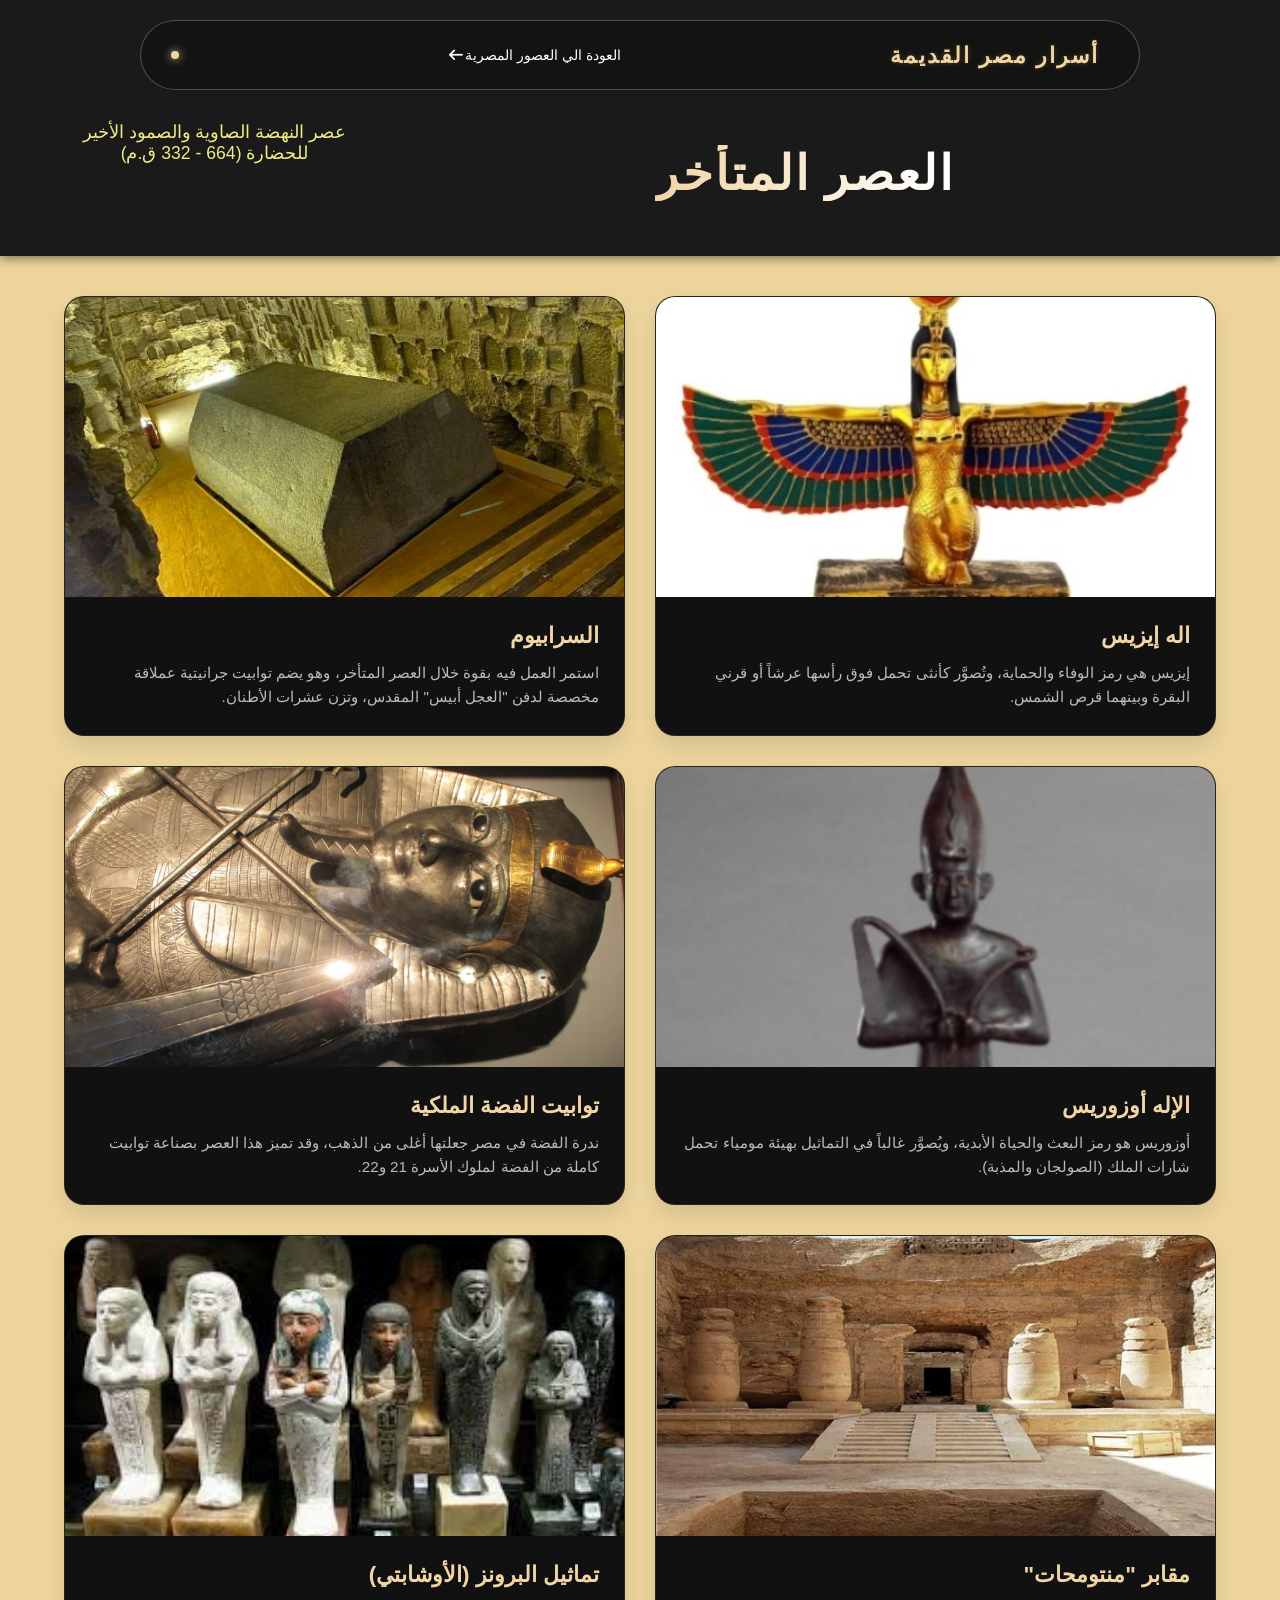
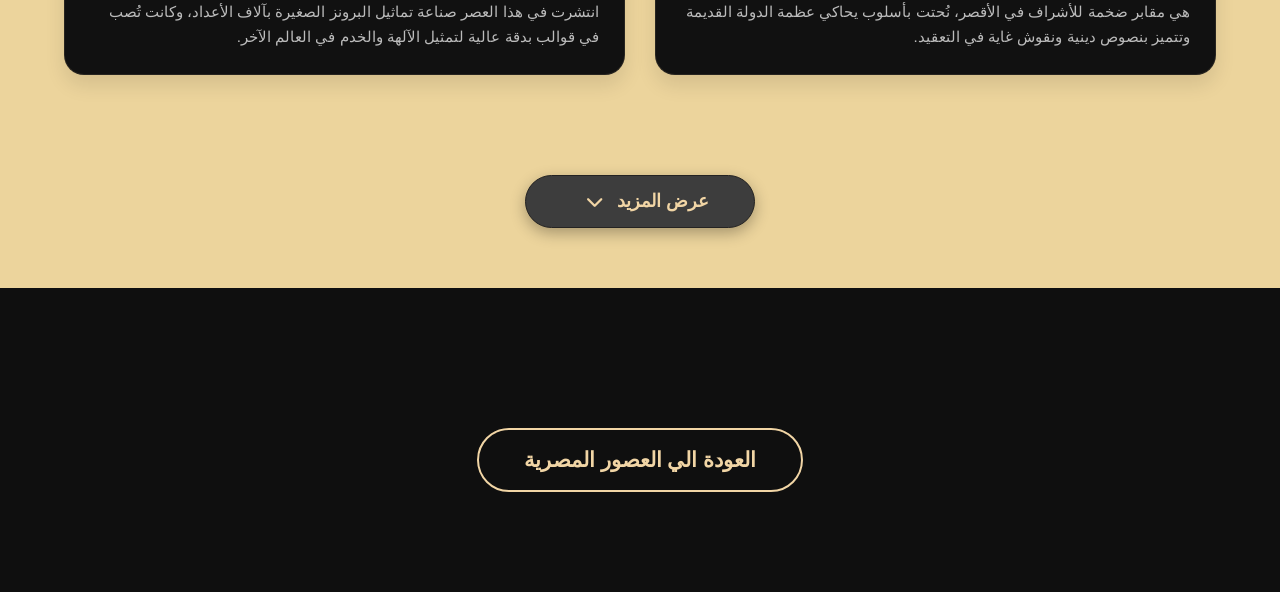
<file: العصر المتاخر.html>
<!DOCTYPE html>
<html lang="ar" dir="rtl">

<head>
    <meta charset="UTF-8">
    <meta name="viewport" content="width=device-width, initial-scale=1.0">
    <title>أسرار مصر القديمة - عصر الدولة القديمة </title>
    <meta name="description" content="دراسة لفترة العصر المتأخر في مصر القديمة، الصراعات، الملوك الوطنيين، ونهاية الحكم الفرعوني وبداية العصر البطلمي.">
    <meta name="keywords" content="العصر المتأخر, الأسرة 26, الفرس في مصر, الإسكندر الأكبر, نهاية الفراعنة">
    <link rel="icon" type="image/png" href="photo/logo .png">
    <link rel="stylesheet" href="photo/css/all.min.css">
    <link rel="stylesheet" href="style.css">
    <link rel="stylesheet" href="style2.css">
    <link rel="manifest" href="manifest.json">
</head>

<body>
    <nav class="cyber-nav">
        <div class="nav-logo">
            <span class="gold-text">أسرار مصر القديمة</span>
        </div>
        <ul class="nav-links">
            <li><a href="العصور المصرية.html" class="nav-item">العودة الي العصور المصرية<i class="fa-solid fa-arrow-left"></i></a></li>
        </ul>
        <div class="nav-status">
            <div class="live-dot"></div>
        </div>
    </nav>


    <header class="era-detail-header">
        <h1 class="section-title"> <span class="gold-gradient">العصر المتأخر</span></h1>
        <p class="era-intro">عصر النهضة الصاوية والصمود الأخير للحضارة (664 - 332 ق.م)</p>
    </header>

    <main class="artifacts-container">

        <div class="artifact-card">
            <div class="artifact-img">
                <img src="photo/العصر المتاخر/ازيس.jpg" alt="مجسم 1">
            </div>
            <div class="artifact-info">
                <h3>اله إيزيس</h3>
                <p>إيزيس هي رمز الوفاء والحماية، وتُصوَّر كأنثى تحمل فوق رأسها عرشاً أو قرني البقرة وبينهما قرص الشمس.</p>
            </div>
        </div>

        <div class="artifact-card">
            <div class="artifact-img">
                <img src="photo/العصر المتاخر/السرابيوم.jpg" alt="مجسم 2">
            </div>
            <div class="artifact-info">
                <h3>السرابيوم</h3>
                <p>استمر العمل فيه بقوة خلال العصر المتأخر، وهو يضم توابيت جرانيتية عملاقة مخصصة لدفن "العجل أبيس" المقدس، وتزن عشرات الأطنان.</p>
            </div>
        </div>

        <div class="artifact-card">
            <div class="artifact-img">
                <img src="photo/العصر المتاخر/ايزوريس.jpg" alt="مجسم 3">
            </div>
            <div class="artifact-info">
                <h3>الإله أوزوريس</h3>
                <p>أوزوريس هو رمز البعث والحياة الأبدية، ويُصوَّر غالباً في التماثيل بهيئة مومياء تحمل شارات الملك (الصولجان والمذبة).</p>
            </div>
        </div>

        <div class="artifact-card">
            <div class="artifact-img">
                <img src="photo/العصر المتاخر/تابوت فضة.webp" alt="مجسم 4">
            </div>
            <div class="artifact-info">
                <h3>توابيت الفضة الملكية</h3>
                <p>ندرة الفضة في مصر جعلتها أغلى من الذهب، وقد تميز هذا العصر بصناعة توابيت كاملة من الفضة لملوك الأسرة 21 و22.</p>
            </div>
        </div>

        <div class="artifact-card">
            <div class="artifact-img">
                <img src="photo/العصر المتاخر/مقابر منتوحات.jpg" alt="مجسم 5">
            </div>
            <div class="artifact-info">
                <h3>مقابر "منتومحات"</h3>
                <p>هي مقابر ضخمة للأشراف في الأقصر، نُحتت بأسلوب يحاكي عظمة الدولة القديمة وتتميز بنصوص دينية ونقوش غاية في التعقيد.</p>
            </div>
        </div>

        <div class="artifact-card">
            <div class="artifact-img">
                <img src="photo/العصر المتاخر/تماثيل البرونز (الأوشابتي).jfif" alt="مجسم 6">
            </div>
            <div class="artifact-info">
                <h3>تماثيل البرونز (الأوشابتي)</h3>
                <p>انتشرت في هذا العصر صناعة تماثيل البرونز الصغيرة بآلاف الأعداد، وكانت تُصب في قوالب بدقة عالية لتمثيل الآلهة والخدم في العالم الآخر.</p>
            </div>
        </div>

        <div class="artifact-card">
            <div class="artifact-img">
                <img src="photo/العصر المتاخر/تمثال الراس الخضراء.jfif" alt="مجسم 7">
            </div>
            <div class="artifact-info">
                <h3>تمثال "الرأس الخضراء"</h3>
                <p>تحفة فنية من حجر الشست الأخضر، يصور ملامح رجل بدقة واقعية مذهلة (تجاعيد الوجه وصلع الرأس)، مما يعكس مدرسة النحت الواقعي في هذا العصر.</p>
            </div>
        </div>

        <div class="artifact-card">
            <div class="artifact-img">
                <img src="photo/العصر المتاخر/تابوت.jpg" alt="مجسم 8">
            </div>
            <div class="artifact-info">
                <h3>التوابيت الخشبية والحجرية</h3>
                <p>التوابيت الخشبية: كانت تُغطى بطبقة من الجص وتُرسم عليها مناظر ملونة ونصوص من "كتاب الموتى" لحماية المتوفى. التوابيت الحجرية: نُحتت من أحجار صلبة مثل البازلت أو الجرانيت، وتميزت بنقوش غائرة دقيقة جداً تغطي السطح بالكامل بنصوص سحرية.</p>
            </div>
        </div>

        <!-- <div class="artifact-card">
            <div class="artifact-img">
                <img src="" alt="مجسم 9">
            </div>
            <div class="artifact-info">
                <h3></h3>
                <p>.</p>
            </div>
        </div>

        <div class="artifact-card">
            <div class="artifact-img">
                <img src="" alt="مجسم 10">
            </div>
            <div class="artifact-info">
                <h3></h3>
                <p>.</p>
            </div>
        </div>

        <div class="artifact-card">
            <div class="artifact-img">
                <img src="" alt="مجسم 11">
            </div>
            <div class="artifact-info">
                <h3></h3>
                <p>.</p>
            </div>
        </div>

        <div class="artifact-card">
            <div class="artifact-img">
                <img src="" alt="مجسم 12">
            </div>
            <div class="artifact-info">
                <h3></h3>
                <p>.</p>
            </div>
        </div>

        <div class="artifact-card">
            <div class="artifact-img">
                <img src="" alt="مجسم 13">
            </div>
            <div class="artifact-info">
                <h3></h3>
                <p>.</p>
            </div>
        </div> -->

    </main>



    <div class="view-more-container">
        <button id="load-more" class="view-more-btn">
            <span class="black-text">عرض المزيد</span>
            <i class="fas fa-chevron-down"></i>
            <div class="btn-flare"></div>
        </button>
    </div>
        <section class="achievements-section">
        <div class="cta-container">
            <a href="العصور المصرية.html" class="discover-btn">
                <span>العودة الي العصور المصرية</span>
            </a>
        </div>
    </section>

    <script>
        let currentItems = 6; // العدد اللي هيبدأ بيه
        const loadMoreBtn = document.querySelector('#load-more');
        const cards = [...document.querySelectorAll('.artifact-card')];

        // وظيفة بتخفي الكل وتظهر أول 6 بس في البداية
        function initGallery() {
            cards.forEach((card, index) => {
                if (index >= currentItems) {
                    card.classList.add('hidden-card');
                }
            });
        }

        // لما يضغط على الزرار
        loadMoreBtn.onclick = () => {
            // بنظهر 6 كروت كمان
            for (let i = currentItems; i < currentItems + 6; i++) {
                if (cards[i]) {
                    cards[i].classList.remove('hidden-card');
                }
            }

            currentItems += 6; // بنزود العداد

            // لو خلصنا كل الصور، نخفي الزرار
            if (currentItems >= cards.length) {
                loadMoreBtn.style.display = 'none';
            }
        };

        initGallery(); // شغل الوظيفة أول ما الصفحة تفتح
    </script>
</body>
</file>
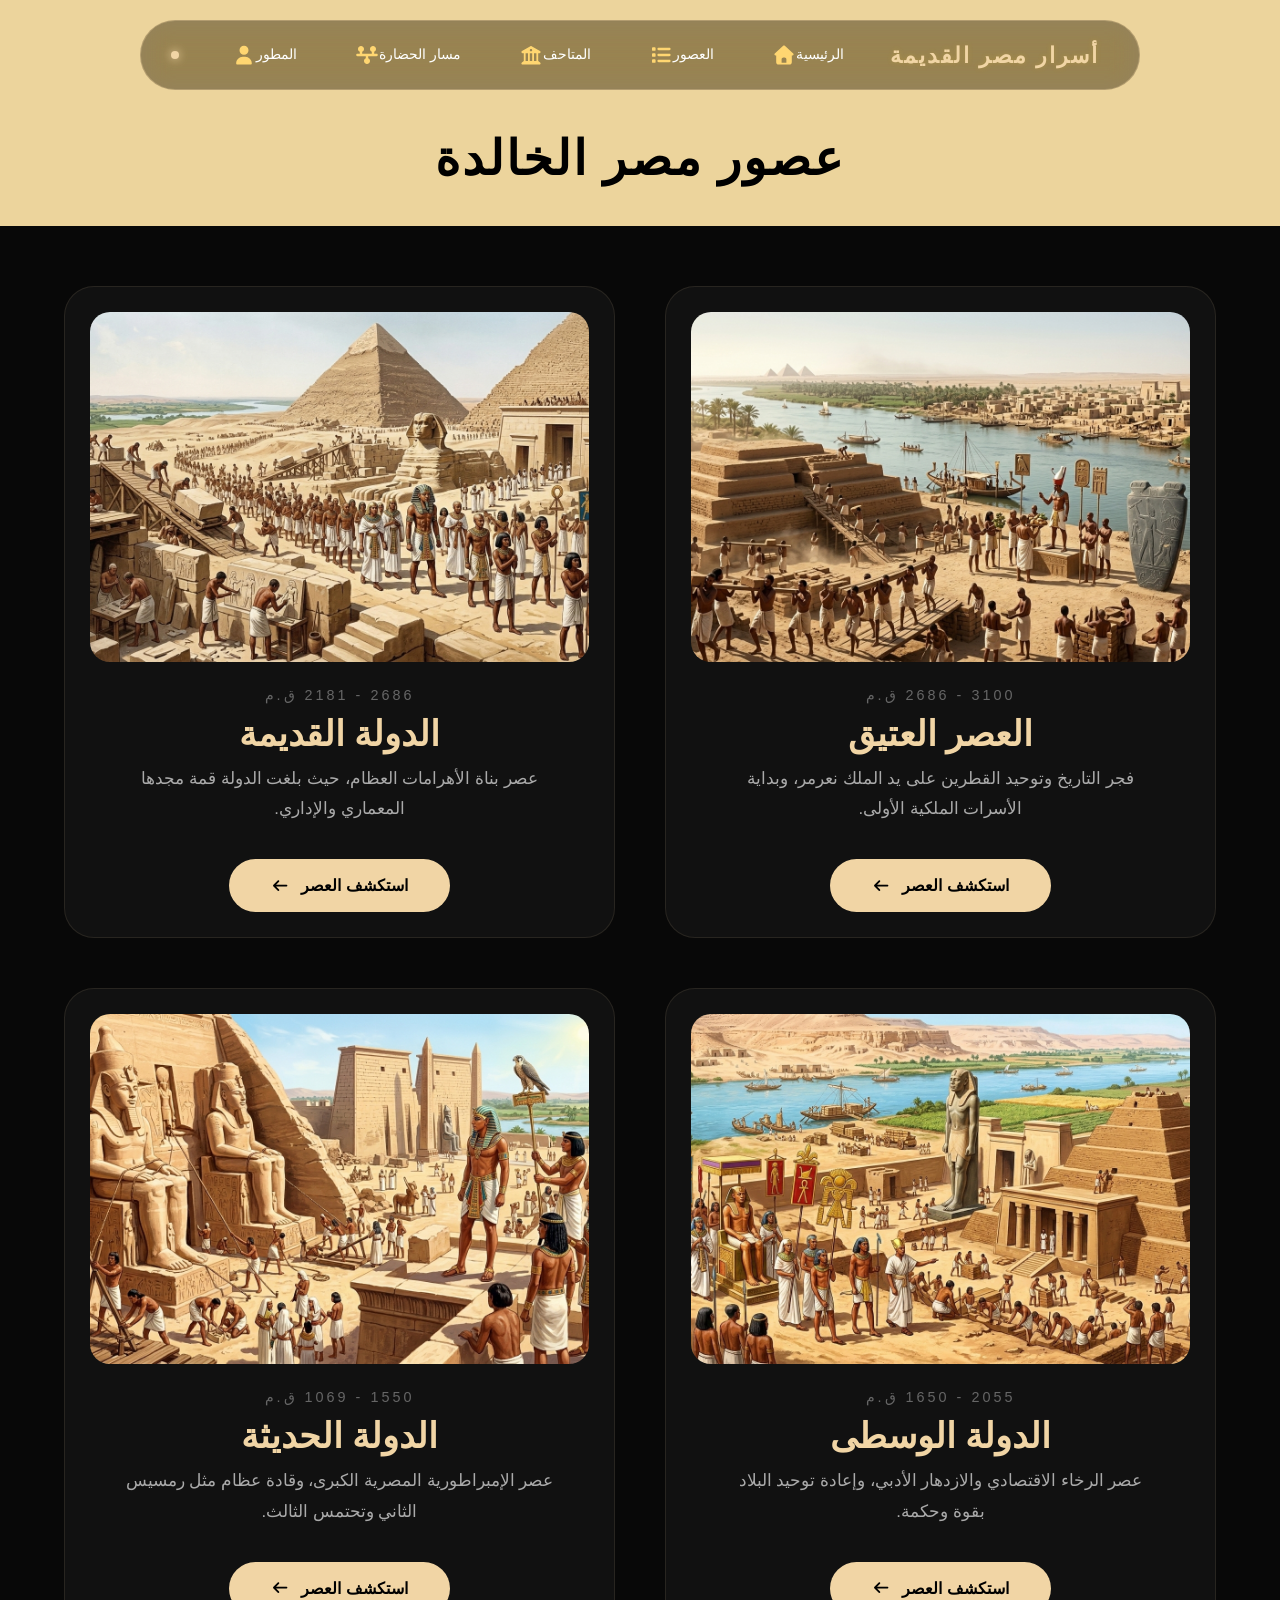
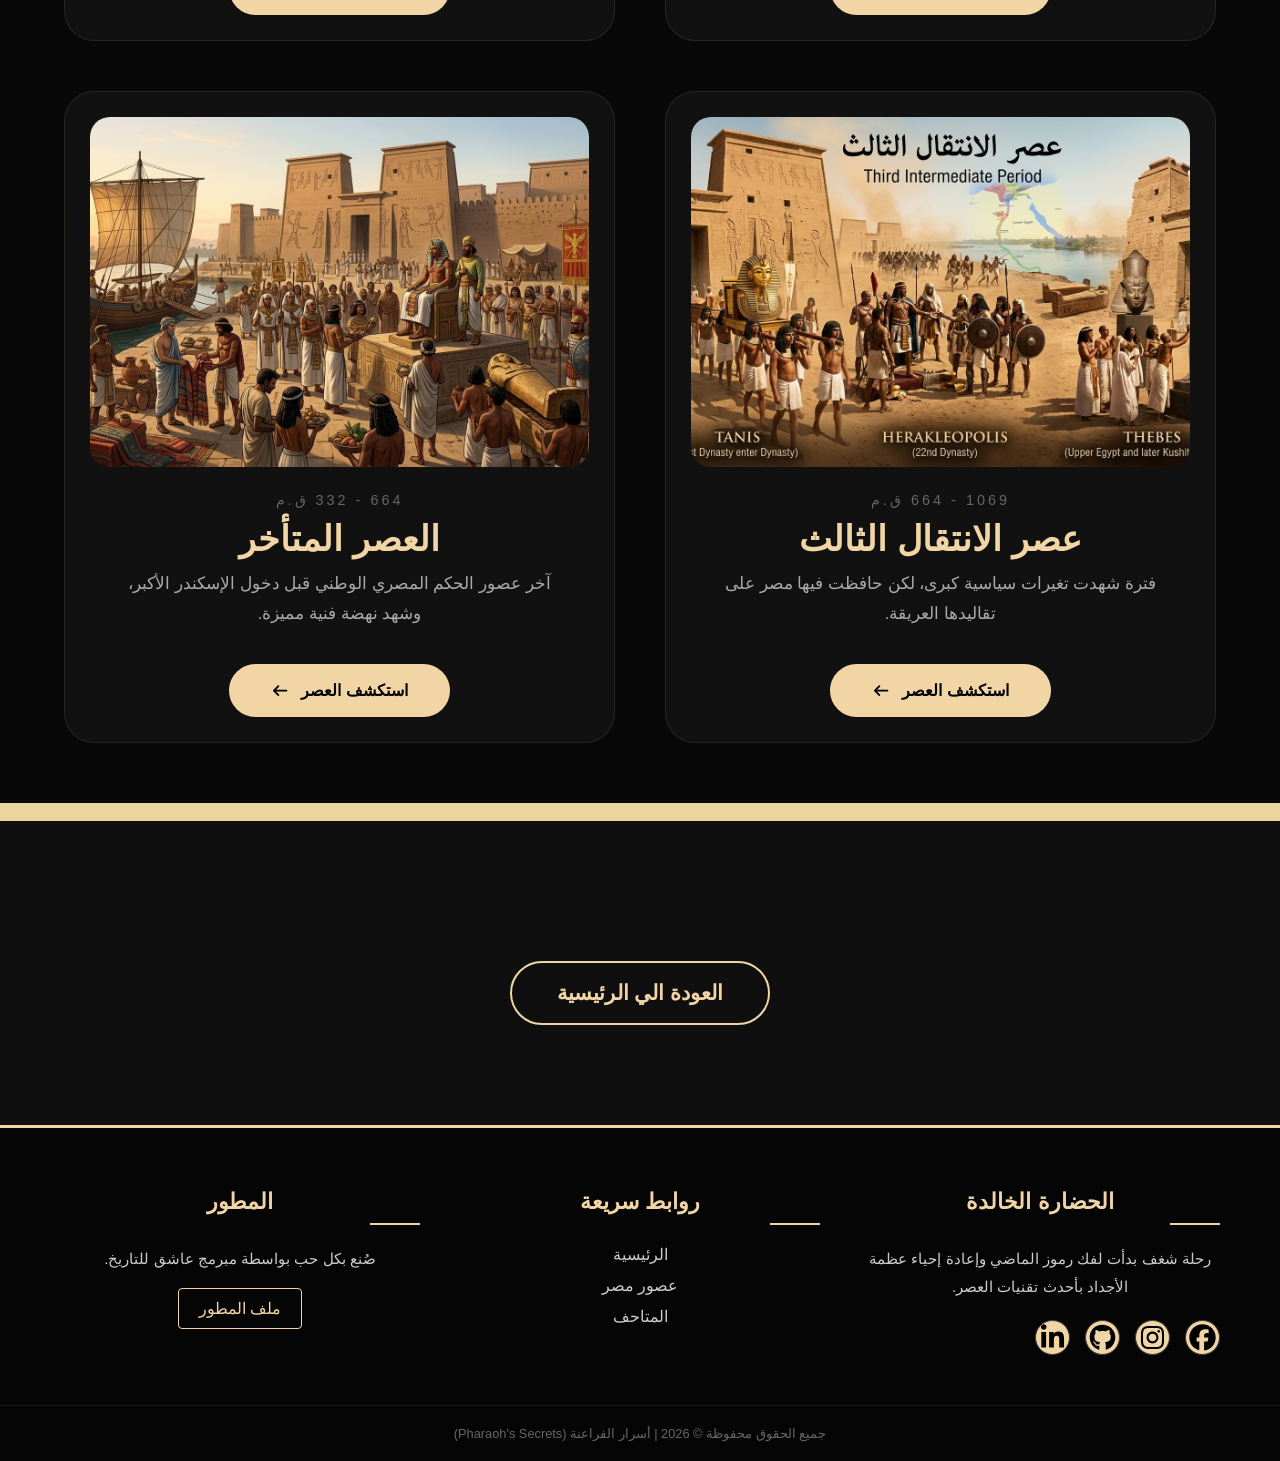
<file: العصور المصرية.html>
<!DOCTYPE html>
<html lang="ar" dir="rtl">

<head>
    <meta charset="UTF-8">
    <meta name="viewport" content="width=device-width, initial-scale=1.0">
    <link rel="icon" type="image/png" href="photo/logo .png">
    <!-- وصف دقيق لصفحة العصور (Meta Description) -->
<meta name="description" content="استكشف التسلسل الزمني للحضارة المصرية، من عصر بناة الأهرامات إلى العصر المتأخر. تعرف على أهم الملوك والأحداث التي شكلت تاريخ مصر.">

<!-- الكلمات المفتاحية المتعلقة بالتاريخ (Keywords) -->
<meta name="keywords" content="الدولة القديمة, الدولة الوسطى, الدولة الحديثة, ملوك الفراعنة, تاريخ مصر القديم, التسلسل الزمني المصري">

<!-- أيقونة الموقع (Favicon) -->
<title>العصور الفرعونية - العصور المصرية  </title>
<!-- وسوم التواصل الاجتماعي (Open Graph) - لتحسين شكل الصفحة عند مشاركتها على فيسبوك أو واتساب -->
<meta property="og:title" content="رحلة عبر عصور مصر القديمة">
<meta property="og:description" content="اكتشف كيف تطورت الحضارة المصرية عبر الآلاف السنين.">
<meta property="og:image" content="images/history-preview.jpg"> <!-- صورة تعبيرية للعصور -->
    <link rel="stylesheet" href="photo/css/all.min.css">
    <link rel="stylesheet" href="style.css">
    <link rel="stylesheet" href="style2.css">
    <link rel="manifest" href="manifest.json">
</head>

<body>
        <nav class="cyber-nav">
            <div class="nav-logo">
                <span class="gold-text">أسرار مصر القديمة</span>
            </div>
            <ul class="nav-links">
                <li><a href="index.html" class="nav-item">الرئيسية<img src="icons/house-solid.svg" class="cyber-icon" alt="home"></a></li>
                <li><a href="العصور المصرية.html" class="nav-item">العصور<img src="icons/list-solid-full.svg" class="cyber-icon" alt="list"></a></li>
                <li><a href="متاحف مصر.html" class="nav-item">المتاحف<img src="icons/building-solid.svg" class="cyber-icon" alt="museums"></a></li>
                <li><a href="مسار الحضارة.html" class="nav-item">مسار الحضارة<img src="icons/timeline-solidl.svg" class="cyber-icon" alt="time-line"></a></li>
                <li><a href="عنا.html" class="nav-item">المطور<img src="icons/user-solid.svg" class="cyber-icon" alt="web devoloper"></a></li>
            </ul>
            <div class="nav-status">
                <div class="live-dot"></div>
            </div>
        </nav>


    <!-- <nav class="navbar">
        <div class="logo">أسرار مصر القديمة</div>
        <ul class="nav-links">
            <li><a href="الرئيسية.html" class="nav-links-design">الرئيسية</a></li>
            <li><a href="العصور المصرية.html" class="nav-links-design">العصور المصرية</a></li>
            <li><a href="متاحف مصر.html" class="nav-links-design">متاحف مصر</a></li>
            <li><a href="عنا.html" class="nav-links-design">عن المطور</a></li>
        </ul>
    </nav> -->

    <h1 class="section-title">عصور مصر الخالدة</h1>

    <div class="eras-wrapper">
        
        <div class="eras-card-wide">
            <div class="eras-image">
                <img src="photo/العصر العتيق/العصر العتيق.png" alt="العصر العتيق">
            </div>
            <div class="eras-info-box">
                <span class="eras-year">3100 - 2686 ق.م</span>
                <h3>العصر العتيق</h3>
                <p>فجر التاريخ وتوحيد القطرين على يد الملك نعرمر، وبداية الأسرات الملكية الأولى.</p>
                <a href="العصر العتيق.html" class="eras-btn-minimal">استكشف العصر <i class="fas fa-arrow-left"></i></a>
            </div>
        </div>

        <div class="eras-card-wide">
            <div class="eras-image">
                <img src="photo/الدولة القديمة/عصر الدولة القديمة.png" alt="الدولة القديمة">
            </div>
            <div class="eras-info-box">
                <span class="eras-year">2686 - 2181 ق.م</span>
                <h3>الدولة القديمة</h3>
                <p>عصر بناة الأهرامات العظام، حيث بلغت الدولة قمة مجدها المعماري والإداري.</p>
                <a href="عصر الدولة القديمة.html" class="eras-btn-minimal">استكشف العصر <i class="fas fa-arrow-left"></i></a>
            </div>
        </div>

        <div class="eras-card-wide">
            <div class="eras-image">
                <img src="photo/الدولة الوسطي/الدولة الوسطي.png" alt="الدولة الوسطى">
            </div>
            <div class="eras-info-box">
                <span class="eras-year">2055 - 1650 ق.م</span>
                <h3>الدولة الوسطى</h3>
                <p>عصر الرخاء الاقتصادي والازدهار الأدبي، وإعادة توحيد البلاد بقوة وحكمة.</p>
                <a href="عصر الدولة الوسطي.html" class="eras-btn-minimal">استكشف العصر <i class="fas fa-arrow-left"></i></a>
            </div>
        </div>

        <div class="eras-card-wide">
            <div class="eras-image">
                <img src="photo/الدولة الحديثة/الدولة الحديثة.png" alt="الدولة الحديثة">
            </div>
            <div class="eras-info-box">
                <span class="eras-year">1550 - 1069 ق.م</span>
                <h3>الدولة الحديثة</h3>
                <p>عصر الإمبراطورية المصرية الكبرى، وقادة عظام مثل رمسيس الثاني وتحتمس الثالث.</p>
                <a href="عصر الدولة الحديثة.html" class="eras-btn-minimal">استكشف العصر <i class="fas fa-arrow-left"></i></a>
            </div>
        </div>

        <div class="eras-card-wide">
            <div class="eras-image">
                <img src="photo/عصرالانتقال الثالث/عصر الانتقال الثالث.png" alt="عصر الانتقال الثالث">
            </div>
            <div class="eras-info-box">
                <span class="eras-year">1069 - 664 ق.م</span>
                <h3>عصر الانتقال الثالث</h3>
                <p>فترة شهدت تغيرات سياسية كبرى، لكن حافظت فيها مصر على تقاليدها العريقة.</p>
                <a href="عصر الانتقال الثالث.html" class="eras-btn-minimal">استكشف العصر <i class="fas fa-arrow-left"></i></a>
            </div>
        </div>

        <div class="eras-card-wide">
            <div class="eras-image">
                <img src="photo/العصر المتاخر/العصر المتاخ.png" alt="العصر المتأخر">
            </div>
            <div class="eras-info-box">
                <span class="eras-year">664 - 332 ق.م</span>
                <h3>العصر المتأخر</h3>
                <p>آخر عصور الحكم المصري الوطني قبل دخول الإسكندر الأكبر، وشهد نهضة فنية مميزة.</p>
                <a href="العصر المتاخر.html" class="eras-btn-minimal">استكشف العصر <i class="fas fa-arrow-left"></i></a>
            </div>
        </div>

    </div>

    <!-- <main class="container">
        <div class="era-banner">
            <h1 class="animated-title">استكشف العصور المصرية</h1>
        </div>
        <br>
        <div class="era-grid">
            <div class="era-card">
                <img src="photo/العصر العتيق/العصر العتيق.png" alt="العصر العتيق">
                <br>
                <h3>العصر العتيق</h3>
                <p>العصر الذي بدأ بتوحيد الملك مينا للقطرين، ويضم الأسرات من 1 إلى 2.</p>
                <a href="العصر العتيق.html" class="btn-more">اعرف المزيد</a>
            </div>
            <br>
            <div class="era-card">
                <img src="photo/الدولة القديمة/عصر الدولة القديمة.png" alt="الدولة القديمة">
                <br>
                <h3>عصر الدولة القديمة</h3>
                <p>عصر الأهرامات، حيث تم بناء الأهرامات العظيمة في الجيزة.</p>
                <a href="عصر الدولة القديمة.html" class="btn-more">اعرف المزيد</a>
            </div>
            <br>
            <div class="era-card">
                <img src="photo/الدولة الوسطي/الدولة الوسطي.png" alt="عصر الدولة الوسطى">
                <br>
                <h3>عصر الدولة الوسطى</h3>
                <p>عصر التحول، حيث تم تطوير الأسلوب الإداري والديني.</p>
                <a href="عصر الدولة الوسطى.html" class="btn-more">اعرف المزيد</a>
            </div>
            <br>
            <div class="era-card">
                <img src="photo/الدولة الحديثة/الدولة الحديثة.png" alt="العصر الحديث">
                <br>
                <h3>عصر الدولة الحديثة</h3>
                <p>عصر التحديث، حيث تم إدخال التقنيات الحديثة في الحياة اليومية.</p>
                <a href="عصر الدولة الحديثة.html" class="btn-more">اعرف المزيد</a>
            </div>
            <br>
            <div class="era-card">
                <img src="photo/العصر المتاخر/العصر المتاخ.png" alt="العصر الحديث">
                <br>
                <h3>العصر المتأخر</h3>
                <p>عصر التحديث، حيث تم إدخال التقنيات الحديثة في الحياة اليومية.</p>
                <a href="العصر المتأخر.html" class="btn-more">اعرف المزيد</a>
            </div>
            <br>
            <div class="era-card">
                <img src="photo/عصرالانتقال الثالث/عصر الانتقال الثالث.png" alt="العصر الحديث">
                <br>
                <h3>عصر الانتقال الثالث</h3>
                <p>عصر التحديث، حيث تم إدخال التقنيات الحديثة في الحياة اليومية.</p>
                <a href="عصر الانتقال الثالث.html" class="btn-more">اعرف المزيد</a>
            </div> -->
            <br>
                    <section class="achievements-section">
        <div class="cta-container">
            <a href="الرئيسية.html" class="discover-btn">
                <span>العودة الي الرئيسية</span>
            </a>
        </div>
    </section>

<footer class="royal-footer">
    <div class="footer-container">
        <div class="footer-column about">
            <h3 class="gold-title">الحضارة الخالدة</h3>
            <p>رحلة شغف بدأت لفك رموز الماضي وإعادة إحياء عظمة الأجداد بأحدث تقنيات العصر.</p>
            <div class="social-icons">
                <a href="#"><img src="icons/facebook-brands-solid-full.svg" alt="facebook"></a>
                <a href="#"><img src="icons/instagram-brands-solid-full.svg" alt="instegram"></a>
                <a href="#"><img src="icons/github-brands-solid-full.svg" alt="GIT-HUB"></a>
                <a href="#"><img src="icons/linkedin-in-brands-solid-full.svg" alt="linkedIn"></a>
            </div>
        </div>

        <div class="footer-column links">
            <h3 class="gold-title">روابط سريعة</h3>
            <ul>
                <li><a href="الرئيسية.html">الرئيسية</a></li>
                <li><a href="العصور المصرية.html">عصور مصر</a></li>
                <li><a href="متاحف مصر.html">المتاحف</a></li>
            </ul>
        </div>

        <div class="footer-column developer">
            <h3 class="gold-title">المطور</h3>
            <p>صُنع بكل حب بواسطة مبرمج عاشق للتاريخ.</p>
            <a href="عنا.html" class="dev-card-btn">ملف المطور </a>
        </div>
    </div>

    <div class="footer-copyright">
        <p>جميع الحقوق محفوظة &copy; 2026 | أسرار الفراعنة (Pharaoh's Secrets)</p>
    </div>
</footer>  


            <!-- <footer class="footer-card">
                <div class="footer-content">
                    <h3>أسرار مصر القديمة</h3>
                    <p>موقع متخصص في استكشاف عظمة الحضارة المصرية عبر العصور.</p>
                    <p>تم التصميم بكل شغف لتخليد ذكرى الأجداد.</p>
                    <a href="عنا.html" class="about-link">تعرف على المطور</a>
                    <a href="الرئيسية.html" class="about-link">العودة للرئيسية</a>
                </div>
            </footer>
 -->
</body>

</html>
</file>
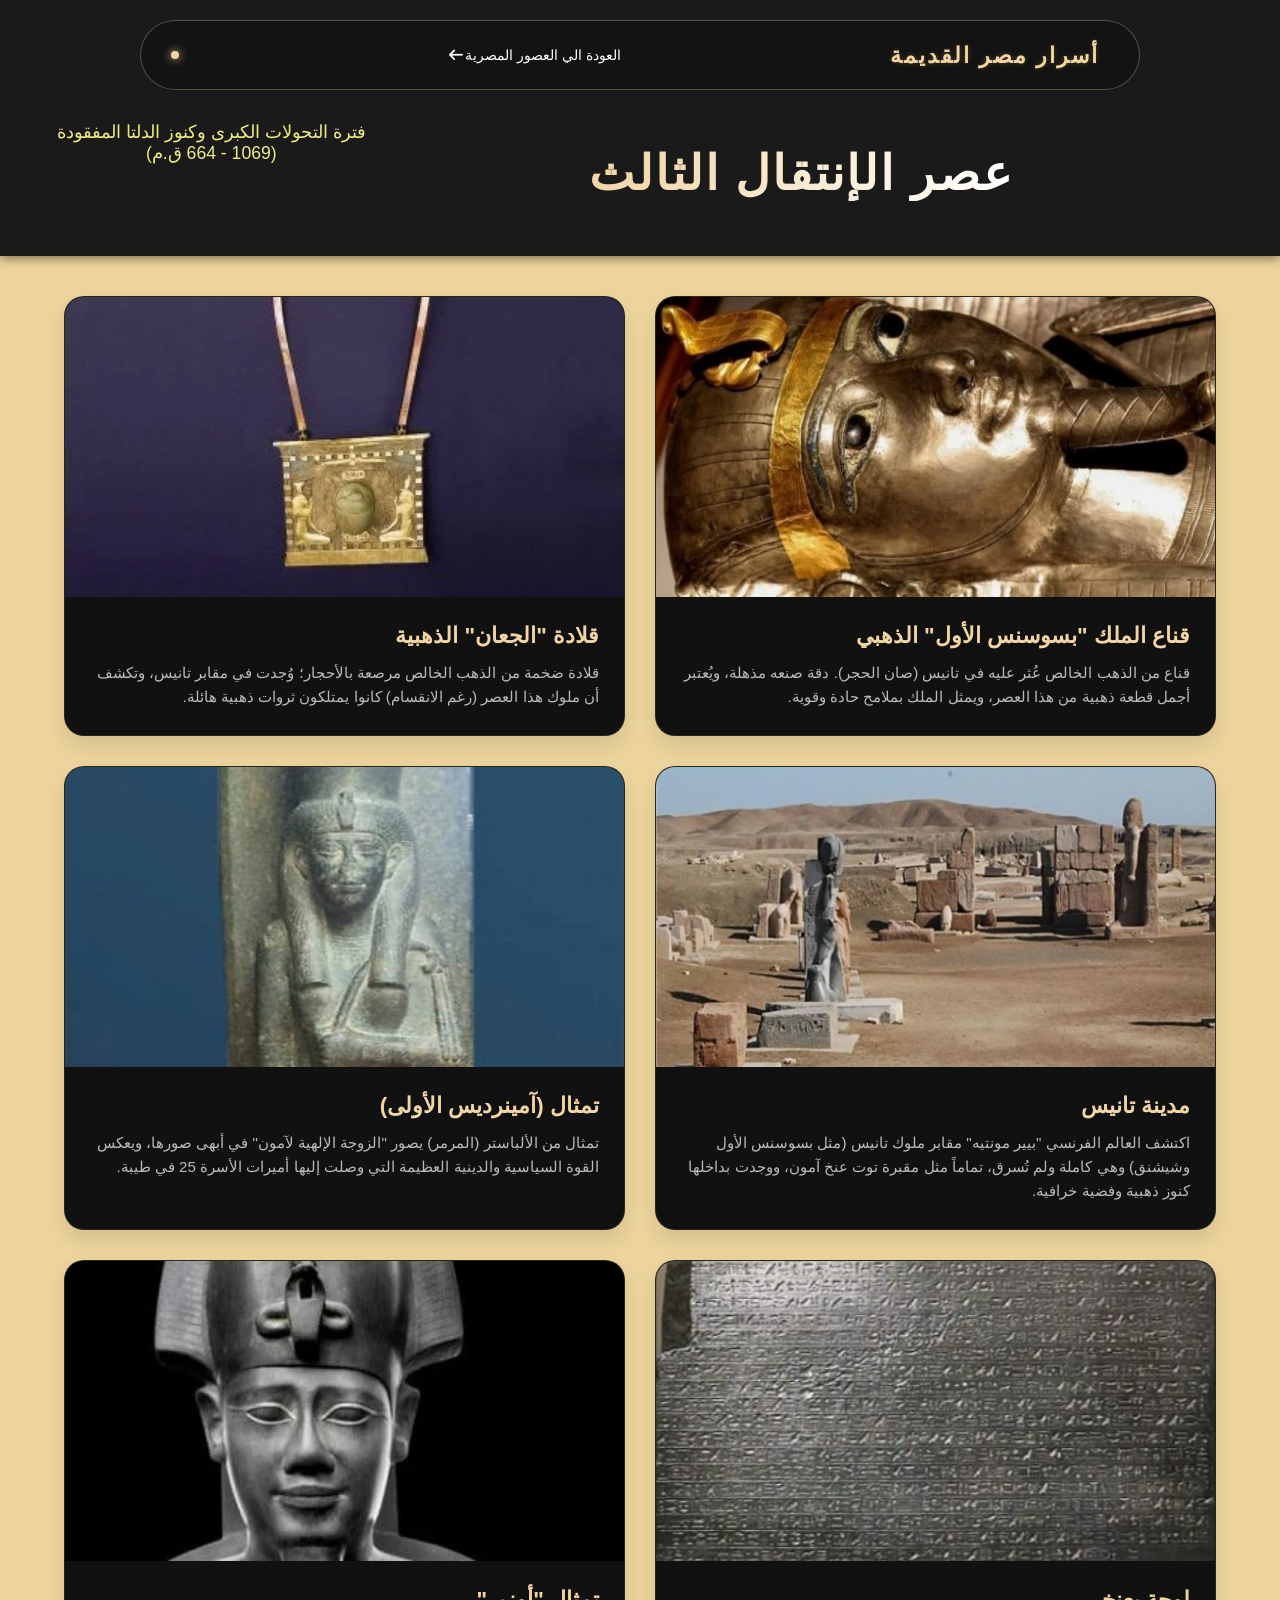
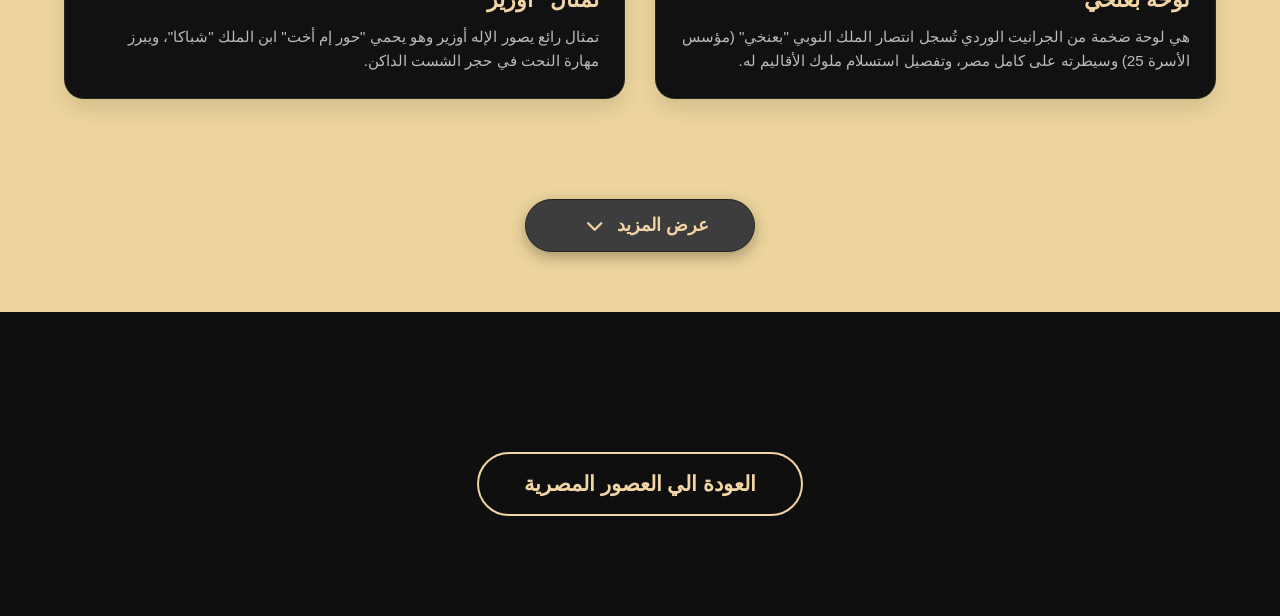
<file: عصر الانتقال الثالث.html>
<!DOCTYPE html>
<html lang="ar" dir="rtl">

<head>
    <meta charset="UTF-8">
    <meta name="viewport" content="width=device-width, initial-scale=1.0">
    <title>أسرار مصر القديمة - عصر الدولة القديمة </title>
    <meta name="description"
        content="دراسة شاملة لعصر الانتقال الثالث في مصر القديمة. تعرف على أسباب ضعف الدولة المركزية، حكم الأسرات الليبية، والأسرة الخامسة والعشرين الكوشية.">

    <meta name="keywords"
        content="عصر الانتقال الثالث, الأسرة 21, الأسرة 22, الأسرة الكوشية, ششنق, بعنخي, تاريخ مصر المتأخر">
    <link rel="icon" type="image/png" href="photo/logo .png">
    <link rel="stylesheet" href="photo/css/all.min.css">
    <link rel="stylesheet" href="style.css">
    <link rel="stylesheet" href="style2.css">
    <link rel="manifest" href="manifest.json">
</head>

<body>
    <nav class="cyber-nav">
        <div class="nav-logo">
            <span class="gold-text">أسرار مصر القديمة</span>
        </div>
        <ul class="nav-links">
            <li><a href="العصور المصرية.html" class="nav-item">العودة الي العصور المصرية<i
                        class="fa-solid fa-arrow-left"></i></a></li>
        </ul>
        <div class="nav-status">
            <div class="live-dot"></div>
        </div>
    </nav>


    <header class="era-detail-header">
        <h1 class="section-title"> <span class="gold-gradient">عصر الإنتقال الثالث</span></h1>
        <p class="era-intro">فترة التحولات الكبرى وكنوز الدلتا المفقودة (1069 - 664 ق.م)</p>
    </header>

    <main class="artifacts-container">

        <div class="artifact-card">
            <div class="artifact-img">
                <img src="photo/عصرالانتقال الثالث/الملك بسونس.jpg" alt="مجسم 1">
            </div>
            <div class="artifact-info">
                <h3>قناع الملك "بسوسنس الأول" الذهبي</h3>
                <p>قناع من الذهب الخالص عُثر عليه في تانيس (صان الحجر). دقة صنعه مذهلة، ويُعتبر أجمل قطعة ذهبية من هذا
                    العصر، ويمثل الملك بملامح حادة وقوية.</p>
            </div>
        </div>

        <div class="artifact-card">
            <div class="artifact-img">
                <img src="photo/عصرالانتقال الثالث/الملك شيشنق التاني.webp" alt="مجسم 2">
            </div>
            <div class="artifact-info">
                <h3>قلادة "الجعان" الذهبية</h3>
                <p>قلادة ضخمة من الذهب الخالص مرصعة بالأحجار؛ وُجدت في مقابر تانيس، وتكشف أن ملوك هذا العصر (رغم
                    الانقسام) كانوا يمتلكون ثروات ذهبية هائلة.</p>
            </div>
        </div>

        <div class="artifact-card">
            <div class="artifact-img">
                <img src="photo/عصرالانتقال الثالث/مدينة تانيس.jpg" alt="مجسم 3">
            </div>
            <div class="artifact-info">
                <h3>مدينة تانيس</h3>
                <p>اكتشف العالم الفرنسي "بيير مونتيه" مقابر ملوك تانيس (مثل بسوسنس الأول وشيشنق) وهي كاملة ولم تُسرق،
                    تماماً مثل مقبرة توت عنخ آمون، ووجدت بداخلها كنوز ذهبية وفضية خرافية.</p>
            </div>
        </div>

        <div class="artifact-card">
            <div class="artifact-img">
                <img src="photo/عصرالانتقال الثالث/New folder/تمثال  (آمينرديس الأولى).jpg" alt="مجسم 4">
            </div>
            <div class="artifact-info">
                <h3>تمثال (آمينرديس الأولى)</h3>
                <p>تمثال من الألباستر (المرمر) يصور "الزوجة الإلهية لآمون" في أبهى صورها، ويعكس القوة السياسية والدينية
                    العظيمة التي وصلت إليها أميرات الأسرة 25 في طيبة.</p>
            </div>
        </div>

        <div class="artifact-card">
            <div class="artifact-img">
                <img src="photo/عصرالانتقال الثالث/New folder/لوحة بعنخي.jpg" alt="مجسم 5">
            </div>
            <div class="artifact-info">
                <h3>لوحة بعنخي</h3>
                <p>هي لوحة ضخمة من الجرانيت الوردي تُسجل انتصار الملك النوبي "بعنخي" (مؤسس الأسرة 25) وسيطرته على كامل
                    مصر، وتفصيل استسلام ملوك الأقاليم له.</p>
            </div>
        </div>

        <div class="artifact-card">
            <div class="artifact-img">
                <img src="photo/عصرالانتقال الثالث/New folder/تمثال اوزير.webp" alt="مجسم 6">
            </div>
            <div class="artifact-info">
                <h3>تمثال "أوزير"</h3>
                <p>تمثال رائع يصور الإله أوزير وهو يحمي "حور إم أخت" ابن الملك "شباكا"، ويبرز مهارة النحت في حجر الشست
                    الداكن.</p>
            </div>
        </div>

        <div class="artifact-card">
            <div class="artifact-img">
                <img src="photo/عصرالانتقال الثالث/New folder/مقبرة ابي.jfif" alt="مجسم 7">
            </div>
            <div class="artifact-info">
                <h3>مقبرة "إبي"</h3>
                <p>من أضخم مقابر العصر الصاوي، وتتميز بنقوش غائرة دقيقة جداً تحاكي فن الدولة القديمة ببراعة مذهلة.</p>
            </div>
        </div>

        <div class="artifact-card">
            <div class="artifact-img">
                <img src="photo/عصرالانتقال الثالث/New folder/مسلة روما.jfif" alt="مجسم 8">
            </div>
            <div class="artifact-info">
                <h3>مسلة "إبسماتيك الثاني"</h3>
                <p>مسلة مصرية نقلها الرومان لاحقاً إلى إيطاليا، وتزين الآن ساحة "مونتيتشيتوريو" في روما، وهي شاهد على
                    فخامة العمارة الصاوية.</p>
            </div>
        </div>

        <div class="artifact-card">
            <div class="artifact-img">
                <img src="photo/عصرالانتقال الثالث/New folder/الكاهن المرتل.webp" alt="مجسم 9">
            </div>
            <div class="artifact-info">
                <h3>تمثال "أمنحتب" (الكاهن المرتل)</h3>
                <p>تمثال يظهره وهو يحمل ناووساً (مقصورة صغيرة)، ويتميز بالصلابة والقوة التي ميزت تماثيل العصر المتأخر.
                </p>
            </div>
        </div>

        <div class="artifact-card">
            <div class="artifact-img">
                <img src="photo/عصرالانتقال الثالث/New folder/لوحة.webp" alt="مجسم 10">
            </div>
            <div class="artifact-info">
                <h3>لوحة "تبني نيتوكريس"</h3>
                <p>وثيقة تاريخية تحكي قصة انتقال السلطة الدينية في طيبة لابنة الملك "إبسماتيك الأول"، لضمان سيطرته على
                    الجنوب.</p>
            </div>
        </div>

        <!-- <div class="artifact-card">
            <div class="artifact-img">
                <img src="" alt="مجسم 11">
            </div>
            <div class="artifact-info">
                <h3></h3>
                <p>.</p>
            </div>
        </div>

        <div class="artifact-card">
            <div class="artifact-img">
                <img src="" alt="مجسم 12">
            </div>
            <div class="artifact-info">
                <h3></h3>
                <p>.</p>
            </div>
        </div> -->

    </main>



    <div class="view-more-container">
        <button id="load-more" class="view-more-btn">
            <span class="black-text">عرض المزيد</span>
            <i class="fas fa-chevron-down"></i>
            <div class="btn-flare"></div>
        </button>
    </div>
    <section class="achievements-section">
        <div class="cta-container">
            <a href="العصور المصرية.html" class="discover-btn">
                <span>العودة الي العصور المصرية</span>
            </a>
        </div>
    </section>

    <script>
        let currentItems = 6; // العدد اللي هيبدأ بيه
        const loadMoreBtn = document.querySelector('#load-more');
        const cards = [...document.querySelectorAll('.artifact-card')];

        // وظيفة بتخفي الكل وتظهر أول 6 بس في البداية
        function initGallery() {
            cards.forEach((card, index) => {
                if (index >= currentItems) {
                    card.classList.add('hidden-card');
                }
            });
        }

        // لما يضغط على الزرار
        loadMoreBtn.onclick = () => {
            // بنظهر 6 كروت كمان
            for (let i = currentItems; i < currentItems + 6; i++) {
                if (cards[i]) {
                    cards[i].classList.remove('hidden-card');
                }
            }

            currentItems += 6; // بنزود العداد

            // لو خلصنا كل الصور، نخفي الزرار
            if (currentItems >= cards.length) {
                loadMoreBtn.style.display = 'none';
            }
        };

        initGallery(); // شغل الوظيفة أول ما الصفحة تفتح
    </script>
</body>
</file>
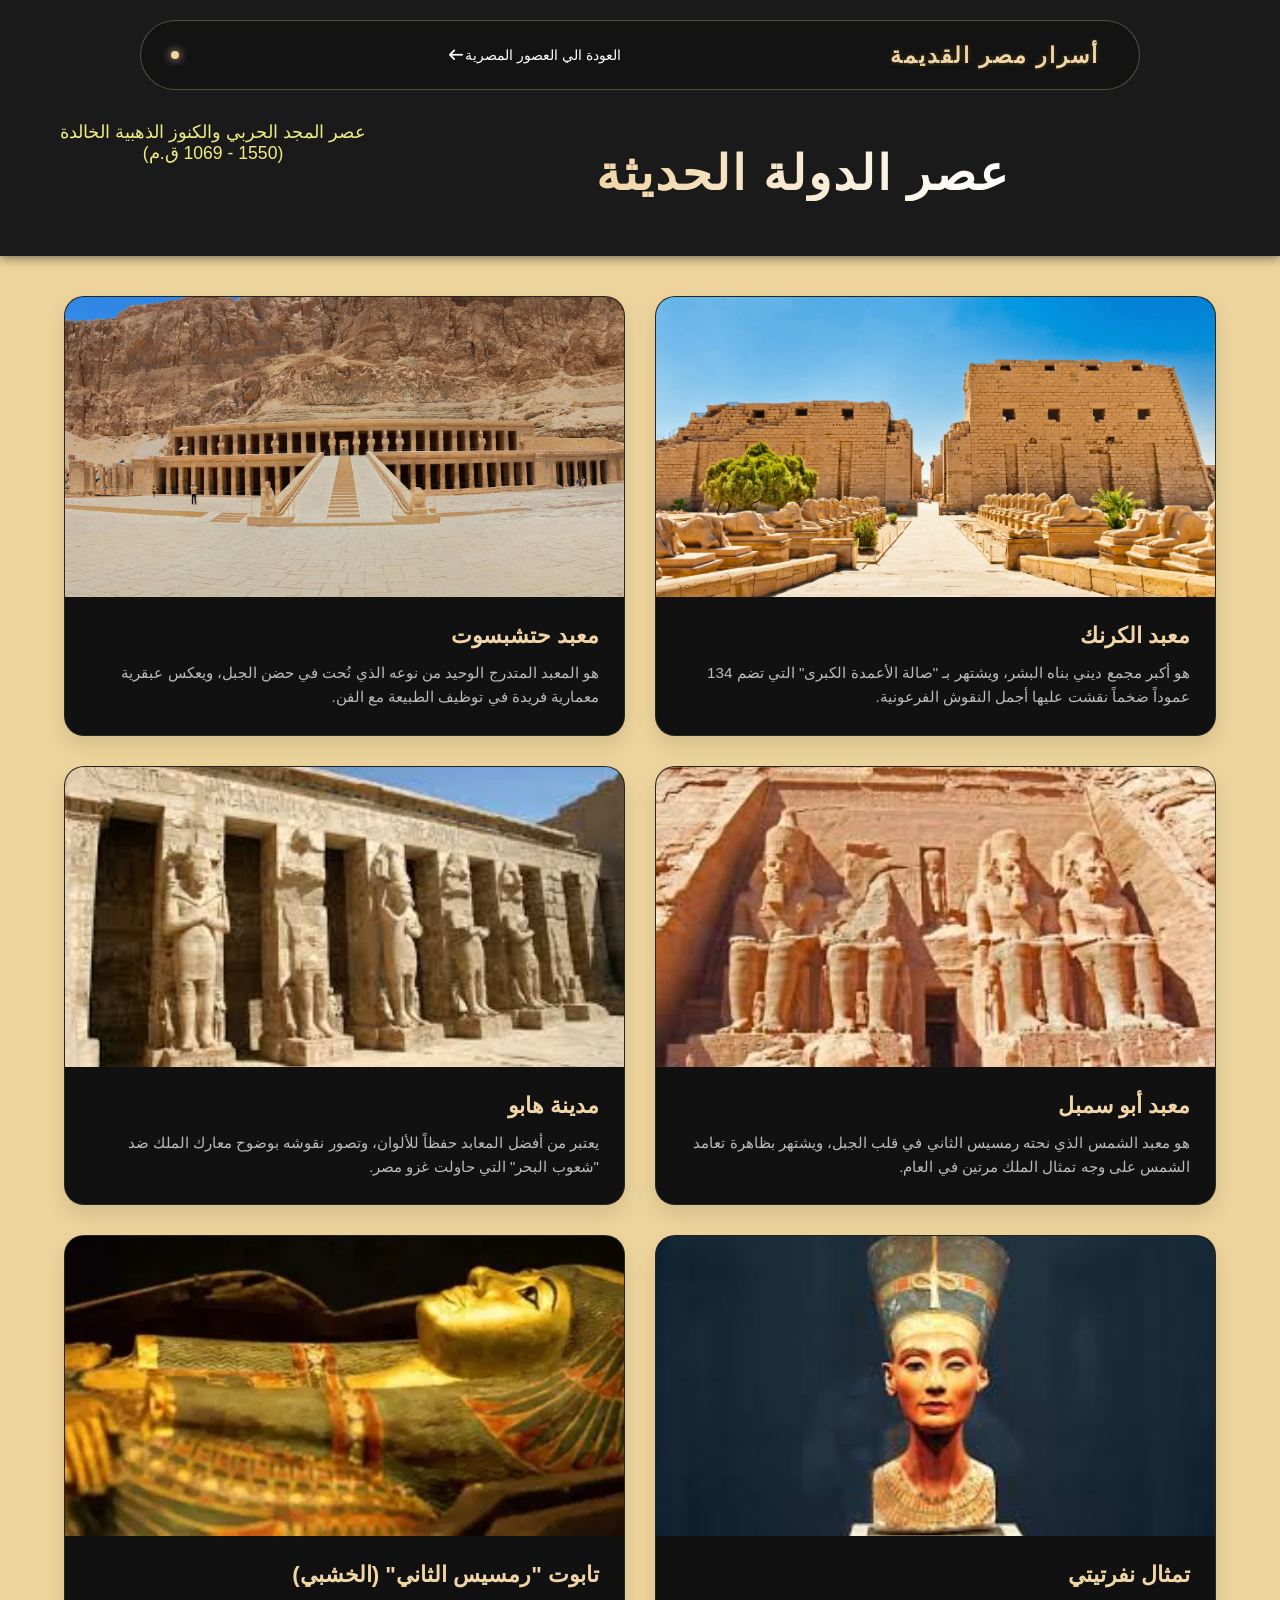
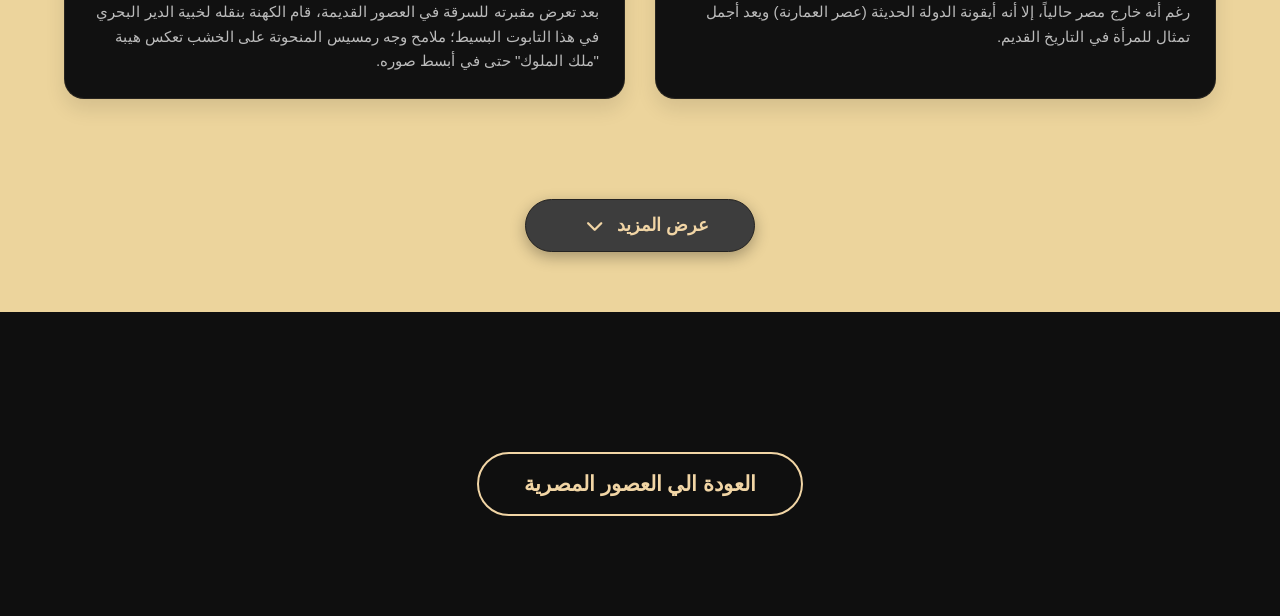
<file: عصر الدولة الحديثة.html>
<!DOCTYPE html>
<html lang="ar" dir="rtl">

<head>
    <meta charset="UTF-8">
    <meta name="viewport" content="width=device-width, initial-scale=1.0">
    <title>أسرار مصر القديمة - عصر الدولة القديمة </title>
    <!-- الوصف: يركز على الأقصر والفتوحات -->
    <meta name="description" content="اكتشف أقوى عصور مصر القديمة؛ عصر الدولة الحديثة. تعرف على رمسيس الثاني، حتشبسوت، وتوت عنخ آمون وأسرار وادي الملوك.">

    <!-- الكلمات المفتاحية: أسماء الملوك والمواقع الشهيرة -->
    <meta name="keywords" content="الدولة الحديثة, رمسيس الثاني, حتشبسوت, توت عنخ آمون, وادي الملوك, معبد الكرنك">
    <link rel="icon" type="image/png" href="photo/logo .png">
    <link rel="stylesheet" href="photo/css/all.min.css">
    <link rel="stylesheet" href="style.css">
    <link rel="stylesheet" href="style2.css">
    <link rel="manifest" href="manifest.json">
</head>

<body>
    <nav class="cyber-nav">
        <div class="nav-logo">
            <span class="gold-text">أسرار مصر القديمة</span>
        </div>
        <ul class="nav-links">
            <li><a href="العصور المصرية.html" class="nav-item">العودة الي العصور المصرية<i class="fa-solid fa-arrow-left"></i></a></li>
        </ul>
        <div class="nav-status">
            <div class="live-dot"></div>
        </div>
    </nav>


    <header class="era-detail-header">
        <h1 class="section-title"> <span class="gold-gradient">عصر الدولة الحديثة</span></h1>
        <p class="era-intro">عصر المجد الحربي والكنوز الذهبية الخالدة (1550 - 1069 ق.م)</p>
    </header>

    <main class="artifacts-container">

        <div class="artifact-card">
            <div class="artifact-img">
                <img src="photo/الدولة الحديثة/Ali-Voyage-Karnak-Luxor-temples-1.webp" alt="مجسم 1">
            </div>
            <div class="artifact-info">
                <h3>معبد الكرنك</h3>
                <p>هو أكبر مجمع ديني بناه البشر، ويشتهر بـ "صالة الأعمدة الكبرى" التي تضم 134 عموداً ضخماً نقشت عليها أجمل النقوش الفرعونية.</p>
            </div>
        </div>

        <div class="artifact-card">
            <div class="artifact-img">
                <img src="photo/الدولة الحديثة/معبد حتشبسوت.jpg" alt="مجسم 2">
            </div>
            <div class="artifact-info">
                <h3>معبد حتشبسوت</h3>
                <p>هو المعبد المتدرج الوحيد من نوعه الذي نُحت في حضن الجبل، ويعكس عبقرية معمارية فريدة في توظيف الطبيعة مع الفن.</p>
            </div>
        </div>

        <div class="artifact-card">
            <div class="artifact-img">
                <img src="photo/الدولة الحديثة/معبد ابو سمبل.jfif" alt="مجسم 3">
            </div>
            <div class="artifact-info">
                <h3>معبد أبو سمبل</h3>
                <p>هو معبد الشمس الذي نحته رمسيس الثاني في قلب الجبل، ويشتهر بظاهرة تعامد الشمس على وجه تمثال الملك مرتين في العام.</p>
            </div>
        </div>

        <div class="artifact-card">
            <div class="artifact-img">
                <img src="photo/الدولة الحديثة/معبد مدينة هابو.jfif" alt="مجسم 4">
            </div>
            <div class="artifact-info">
                <h3>مدينة هابو</h3>
                <p>يعتبر من أفضل المعابد حفظاً للألوان، وتصور نقوشه بوضوح معارك الملك ضد "شعوب البحر" التي حاولت غزو مصر.</p>
            </div>
        </div>

        <div class="artifact-card">
            <div class="artifact-img">
                <img src="photo/الدولة الحديثة/تمثال نفرتيتي.jfif" alt="مجسم 5">
            </div>
            <div class="artifact-info">
                <h3>تمثال نفرتيتي</h3>
                <p>رغم أنه خارج مصر حالياً، إلا أنه أيقونة الدولة الحديثة (عصر العمارنة) ويعد أجمل تمثال للمرأة في التاريخ القديم.</p>
            </div>
        </div>

        <div class="artifact-card">
            <div class="artifact-img">
                <img src="photo/الدولة الحديثة/new/تابوت رمسيس التاني.webp" alt="مجسم 6">
            </div>
            <div class="artifact-info">
                <h3>تابوت "رمسيس الثاني" (الخشبي)</h3>
                <p>بعد تعرض مقبرته للسرقة في العصور القديمة، قام الكهنة بنقله لخبية الدير البحري في هذا التابوت البسيط؛ ملامح وجه رمسيس المنحوتة على الخشب تعكس هيبة "ملك الملوك" حتى في أبسط صوره.</p>
            </div>
        </div>

        <div class="artifact-card">
            <div class="artifact-img">
                <img src="photo/الدولة الحديثة/new/تمثال رمسيس التاني.png" alt="مجسم 7">
            </div>
            <div class="artifact-info">
                <h3>تمثال "رمسيس الثاني" الضخم (ميت رهينة)</h3>
                <p>تمثال عملاق مستلقي من الحجر الجيري، طوله حوالي 10 أمتار؛ يبرز الدقة التشريحية لعضلات الملك وتفاصيل التاج، وهو من أجمل تماثيل رمسيس التي نُقلت لاحقاً للمتاحف.</p>
            </div>
        </div>

        <div class="artifact-card">
            <div class="artifact-img">
                <img src="photo/الدولة الحديثة/new/مقبرة العنب.jpg" alt="مجسم 8">
            </div>
            <div class="artifact-info">
                <h3>مقبرة "سن-نيفر" (مقبرة العنب)</h3>
                <p>مقبرة لمحافظ الأقصر في عهد أمنحتب الثاني؛ سقفها منقوش بالكامل على شكل "كعاب العنب" المتدلية، مما يعطي إحساساً بأنك داخل بستان حقيقي تحت الأرض.</p>
            </div>
        </div>

        <div class="artifact-card">
            <div class="artifact-img">
                <img src="photo/الدولة الحديثة/new/لوحة اخناتون" alt="مجسم 9">
            </div>
            <div class="artifact-info">
                <h3>"لوحة العمارنة" (إخناتون وعائلته)</h3>
                <p>لوحة حجرية تصور الملك "إخناتون" وزوجته "نفرتيتي" وهما يلعبان مع بناتهما تحت أشعة الشمس؛ وهي أقدم تصوير "عائلي رومانسي" وحميمي لملك في التاريخ.</p>
            </div>
        </div>

        <div class="artifact-card">
            <div class="artifact-img">
                <img src="photo/الدولة الحديثة/new/بوابة رمسيس التالت.jpg" alt="مجسم 10">
            </div>
            <div class="artifact-info">
                <h3>"بوابة رمسيس الثالث" (مدينة هابو)</h3>
                <p>مدخل فريد مبني على طراز الحصون الآسيوية (المجدل)؛ جدرانها من الداخل تحتوي على نقوش نادرة للملك وهو يداعب جواريه ويأكل معهن، بعيداً عن الرسميات.</p>
            </div>
        </div>

        <div class="artifact-card">
            <div class="artifact-img">
                <img src="photo/الدولة الحديثة/new/كرسي العرش.jfif" alt="مجسم 11">
            </div>
            <div class="artifact-info">
                <h3>"كرسي العرش" لتوت عنخ آمون</h3>
                <p>مصنوع من الخشب المغطى بالذهب والفضة والزجاج الملون؛ يصور الملك وزوجته في جلسة رومانسية تحت أشعة الشمس، ويعتبر أجمل قطعة أثاث ملكي في العالم القديم.</p>
            </div>
        </div>

        <div class="artifact-card">
            <div class="artifact-img">
                <img src="photo/الدولة الحديثة/new/صندل توت عنخ امون.jpg" alt="مجسم 12">
            </div>
            <div class="artifact-info">
                <h3>"صندل" توت عنخ آمون</h3>
                <p>صنادل مصنوعة من البردي أو الذهب؛ كانت تُنقش من الداخل بصور للأعداء التقليديين لمصر، لكي "يدوس" عليهم الملك مع كل خطوة يخطوها.</p>
            </div>
        </div>

        <!-- <div class="artifact-card">
            <div class="artifact-img">
                <img src="" alt="مجسم 13">
            </div>
            <div class="artifact-info">
                <h3></h3>
                <p>.</p>
            </div>
        </div> -->

    </main>



    <div class="view-more-container">
        <button id="load-more" class="view-more-btn">
            <span class="black-text">عرض المزيد</span>
            <i class="fas fa-chevron-down"></i>
            <div class="btn-flare"></div>
        </button>
    </div>
        <section class="achievements-section">
        <div class="cta-container">
            <a href="العصور المصرية.html" class="discover-btn">
                <span>العودة الي العصور المصرية</span>
            </a>
        </div>
    </section>

    <script>
        let currentItems = 6; // العدد اللي هيبدأ بيه
        const loadMoreBtn = document.querySelector('#load-more');
        const cards = [...document.querySelectorAll('.artifact-card')];

        // وظيفة بتخفي الكل وتظهر أول 6 بس في البداية
        function initGallery() {
            cards.forEach((card, index) => {
                if (index >= currentItems) {
                    card.classList.add('hidden-card');
                }
            });
        }

        // لما يضغط على الزرار
        loadMoreBtn.onclick = () => {
            // بنظهر 6 كروت كمان
            for (let i = currentItems; i < currentItems + 6; i++) {
                if (cards[i]) {
                    cards[i].classList.remove('hidden-card');
                }
            }

            currentItems += 6; // بنزود العداد

            // لو خلصنا كل الصور، نخفي الزرار
            if (currentItems >= cards.length) {
                loadMoreBtn.style.display = 'none';
            }
        };

        initGallery(); // شغل الوظيفة أول ما الصفحة تفتح
    </script>
</body>
</file>
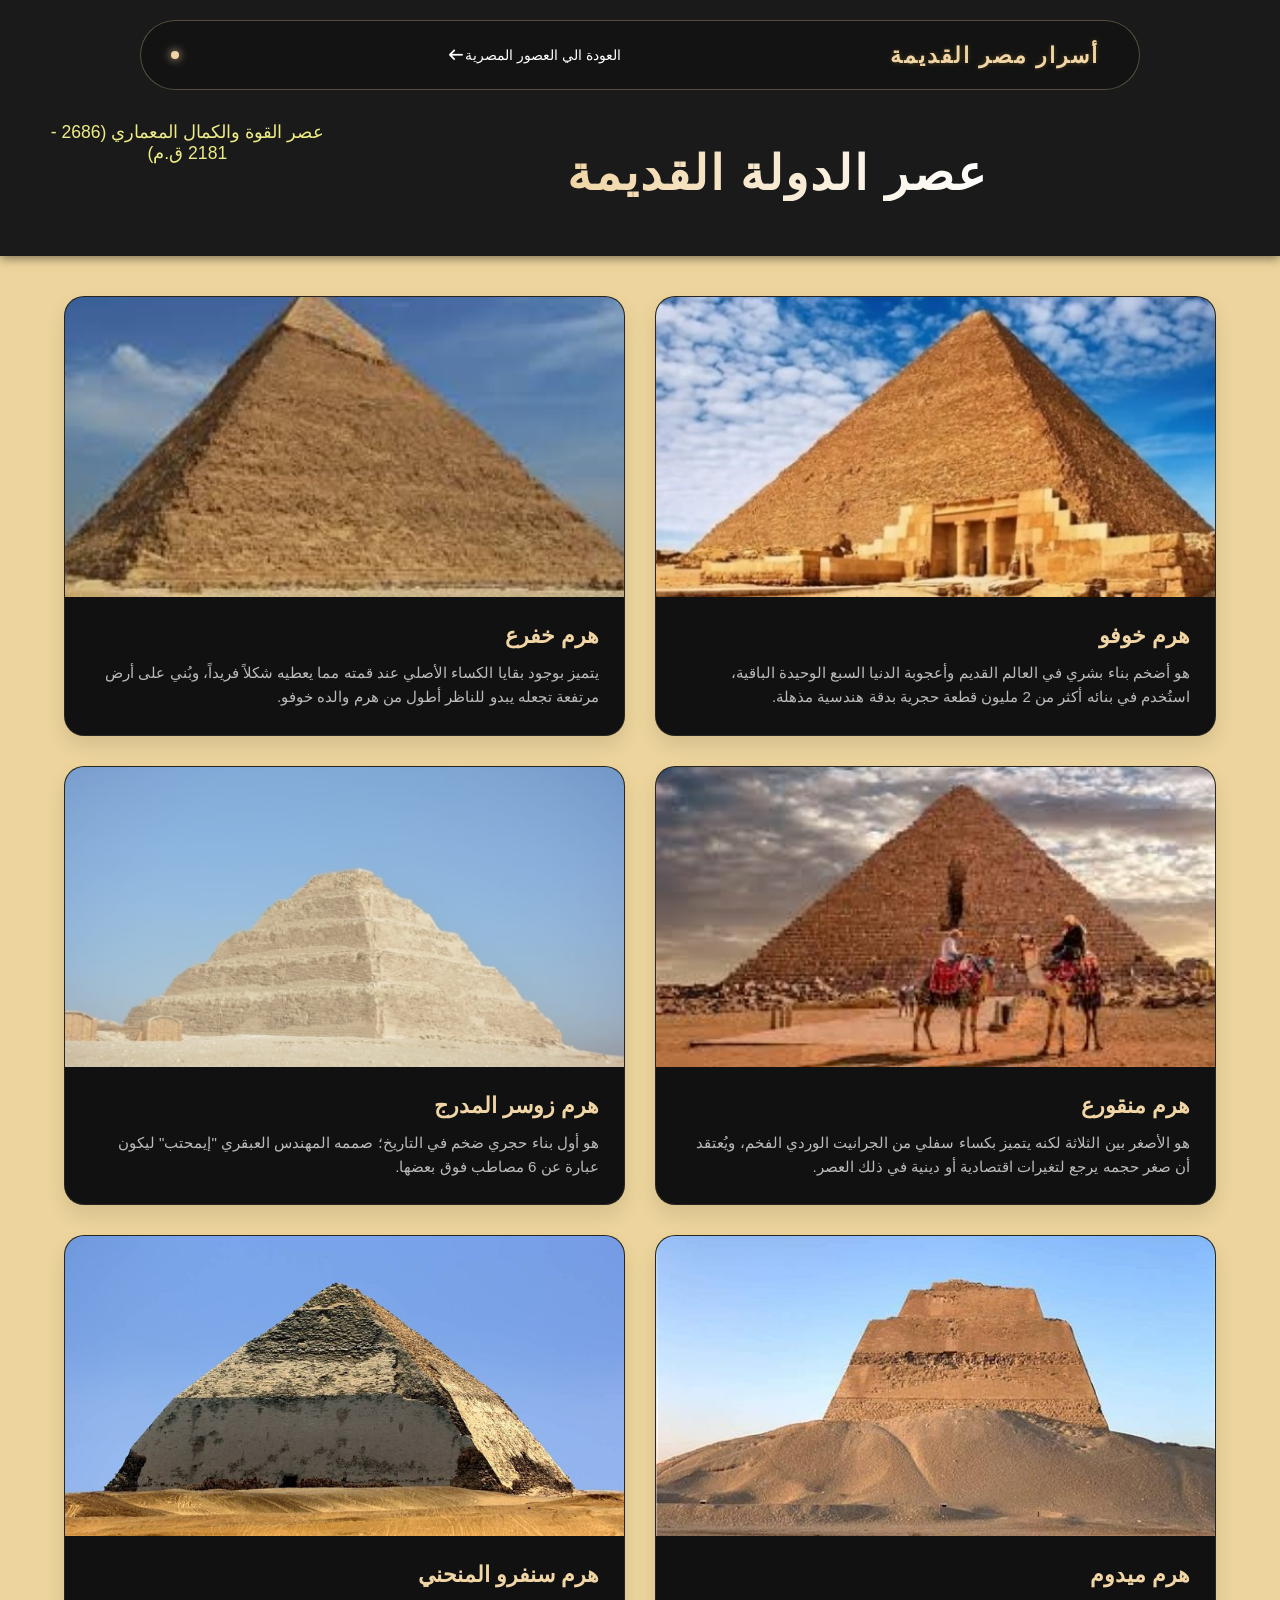
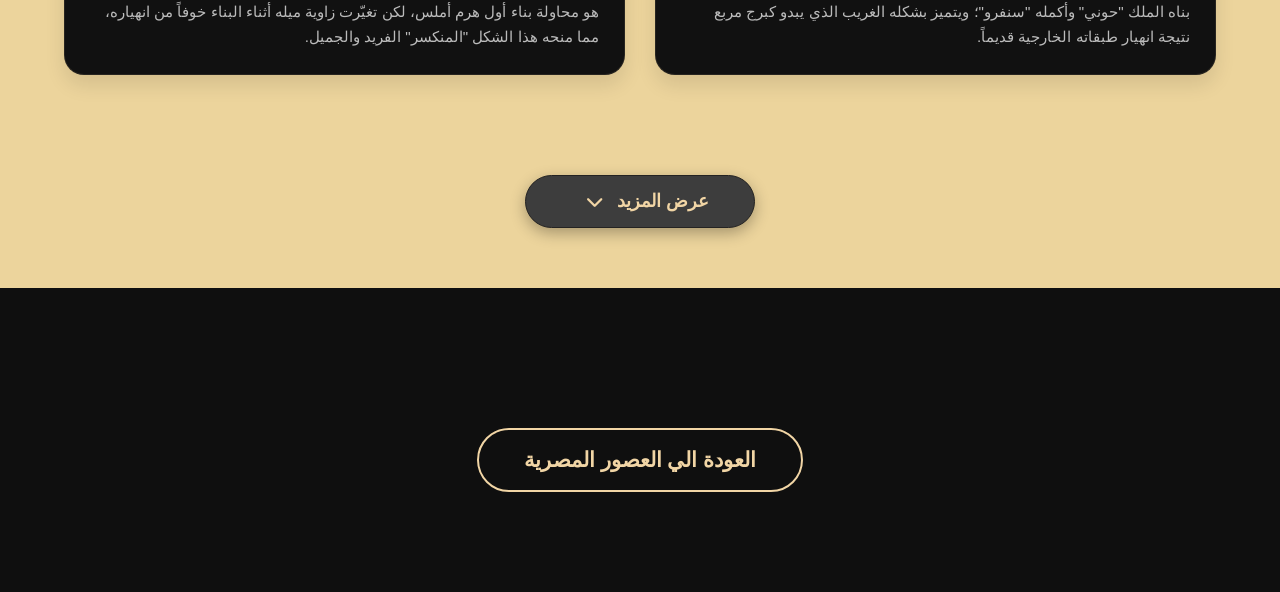
<file: عصر الدولة القديمة.html>
<!DOCTYPE html>
<html lang="ar" dir="rtl">

<head>
    <meta charset="UTF-8">
    <meta name="viewport" content="width=device-width, initial-scale=1.0">
    <title>أسرار مصر القديمة - عصر الدولة القديمة </title>
    <!-- الوصف: مشوق ويحتوي على الكلمات الأكثر بحثاً -->
    <meta name="description" content="تعرف على تاريخ الدولة القديمة، العصر الذي شهد بناء الأهرامات العظيمة. استكشف إنجازات ملوك الأسرات من الثالثة إلى السادسة.">

    <!-- الكلمات المفتاحية: متخصصة جداً لهذا العصر -->
    <meta name="keywords" content="الدولة القديمة, بناء الأهرامات, الملك خوفو, سقارة, منقرع, ملوك الأسرة الرابعة">
    <link rel="icon" type="image/png" href="photo/logo .png">
    <link rel="stylesheet" href="photo/css/all.min.css">
    <link rel="stylesheet" href="style.css">
    <link rel="stylesheet" href="style2.css">
    <link rel="manifest" href="manifest.json">
</head>

<body>
    <nav class="cyber-nav">
        <div class="nav-logo">
            <span class="gold-text">أسرار مصر القديمة</span>
        </div>
        <ul class="nav-links">
            <li><a href="العصور المصرية.html" class="nav-item">العودة الي العصور المصرية<i class="fa-solid fa-arrow-left"></i></a></li>
        </ul>
        <div class="nav-status">
            <div class="live-dot"></div>
        </div>
    </nav>


    <header class="era-detail-header">
        <h1 class="section-title"> <span class="gold-gradient">عصر الدولة القديمة</span></h1>
        <p class="era-intro">عصر القوة والكمال المعماري (2686 - 2181 ق.م)</p>
    </header>

    <main class="artifacts-container">

        <div class="artifact-card">
            <div class="artifact-img">
                <img src="photo/الدولة القديمة/هرم خوفو.jpg" alt="مجسم 1">
            </div>
            <div class="artifact-info">
                <h3>هرم خوفو</h3>
                <p>هو أضخم بناء بشري في العالم القديم وأعجوبة الدنيا السبع الوحيدة الباقية، استُخدم في بنائه أكثر من 2 مليون قطعة حجرية بدقة هندسية مذهلة.</p>
            </div>
        </div>

        <div class="artifact-card">
            <div class="artifact-img">
                <img src="photo/الدولة القديمة/هرم خفرع.jpg" alt="مجسم 2">
            </div>
            <div class="artifact-info">
                <h3>هرم خفرع</h3>
                <p>يتميز بوجود بقايا الكساء الأصلي عند قمته مما يعطيه شكلاً فريداً، وبُني على أرض مرتفعة تجعله يبدو للناظر أطول من هرم والده خوفو.</p>
            </div>
        </div>

        <div class="artifact-card">
            <div class="artifact-img">
                <img src="photo/الدولة القديمة/هرم منقورع.jpg" alt="مجسم 3">
            </div>
            <div class="artifact-info">
                <h3>هرم منقورع</h3>
                <p>هو الأصغر بين الثلاثة لكنه يتميز بكساء سفلي من الجرانيت الوردي الفخم، ويُعتقد أن صغر حجمه يرجع لتغيرات اقتصادية أو دينية في ذلك العصر.</p>
            </div>
        </div>

        <div class="artifact-card">
            <div class="artifact-img">
                <img src="photo/الدولة القديمة/هرم سقارة.jpg" alt="مجسم 4">
            </div>
            <div class="artifact-info">
                <h3>هرم زوسر المدرج</h3>
                <p>هو أول بناء حجري ضخم في التاريخ؛ صممه المهندس العبقري "إيمحتب" ليكون عبارة عن 6 مصاطب فوق بعضها.</p>
            </div>
        </div>

        <div class="artifact-card">
            <div class="artifact-img">
                <img src="photo/الدولة القديمة/هرم ميدوم.jpg" alt="مجسم 5">
            </div>
            <div class="artifact-info">
                <h3>هرم ميدوم</h3>
                <p>بناه الملك "حوني" وأكمله "سنفرو"؛ ويتميز بشكله الغريب الذي يبدو كبرج مربع نتيجة انهيار طبقاته الخارجية قديماً.</p>
            </div>
        </div>

        <div class="artifact-card">
            <div class="artifact-img">
                <img src="photo/الدولة القديمة/هرم سنفرو المنحني.jpg" alt="مجسم 6">
            </div>
            <div class="artifact-info">
                <h3>هرم سنفرو المنحني</h3>
                <p>هو محاولة بناء أول هرم أملس، لكن تغيّرت زاوية ميله أثناء البناء خوفاً من انهياره، مما منحه هذا الشكل "المنكسر" الفريد والجميل.</p>
            </div>
        </div>

        <div class="artifact-card">
            <div class="artifact-img">
                <img src="photo/الدولة القديمة/الهرم الاحمر.webp" alt="مجسم 7">
            </div>
            <div class="artifact-info">
                <h3>هرم سنفرو الأحمر</h3>
                <p>هو أول هرم كامل الحواف (أملس) ينجح المصريون في بنائه في التاريخ، وسُمي بالأحمر بسبب لون أحجار الجير الحمراء التي استُخدمت في قلبه.</p>
            </div>
        </div>

        <div class="artifact-card">
            <div class="artifact-img">
                <img src="photo/الدولة القديمة/ابو الهول.jpg" alt="مجسم 8">
            </div>
            <div class="artifact-info">
                <h3>ابو الهول</h3>
                <p>يُعتقد أنه يمثل الملك خفرع؛ يجمع بين جسم الأسد (رمز القوة) ورأس الإنسان (رمز الحكمة).</p>
            </div>
        </div>

        <div class="artifact-card">
            <div class="artifact-img">
                <img src="photo/الدولة القديمة/الكاتب المصري.jpg" alt="مجسم 9">
            </div>
            <div class="artifact-info">
                <h3>الكاتب المصري</h3>
                <p>يتميز التمثال بدقة تفاصيل الوجه والعيون المصنوعة من الكريستال التي تبدو كأنها حقيقية، ويُظهر الكاتب في وضع الاستعداد ببرديته وقلمه، مما يعكس تقدير المصريين للعلم.</p>
            </div>
        </div>

        <div class="artifact-card">
            <div class="artifact-img">
                <img src="photo/الدولة القديمة/معبد الشمس.jpg" alt="مجسم 10">
            </div>
            <div class="artifact-info">
                <h3>معابد الشمس</h3>
                <p>بناها ملوك الأسرة الخامسة لعبادة الإله "رع"؛ وتتميز بوجود مسلة ضخمة في وسط المعبد تختلف عن مسلات الدولة الحديثة.</p>
            </div>
        </div>

        <div class="artifact-card">
            <div class="artifact-img">
                <img src="photo/الدولة القديمة/الملك خفرع.jfif" alt="مجسم 11">
            </div>
            <div class="artifact-info">
                <h3>تمثال الملك "خفرع"</h3>
                <p>مصنوع من حجر الديوريت الصلب؛ ويظهر فيه الصقر "حورس" وهو يحتضن رأس الملك من الخلف، في واحدة من أجمل قطع النحت في العالم.</p>
            </div>
        </div>

        <div class="artifact-card">
            <div class="artifact-img">
                <img src="photo/الدولة القديمة/new/هرم ابوصير.jpg" alt="مجسم 12">
            </div>
            <div class="artifact-info">
                <h3>هرم "أبو صير"</h3>
                <p>يشتهر بنقوشه التي تصور "الأسطول المصري" وهو يعود من رحلات تجارية في البحر المتوسط، وهي أقدم صور لسفن حربية.</p>
            </div>
        </div>

        <div class="artifact-card">
            <div class="artifact-img">
                <img src="photo/الدولة القديمة/new/القزم.jpg" alt="مجسم 13">
            </div>
            <div class="artifact-info">
                <h3>تمثال "القزم سنب وعائلته"</h3>
                <p>تمثال عائلي لطيف يصور "سنب" (موظف رفيع المستوى) مع زوجته وأبنائه؛ يثبت تقبل المجتمع المصري القديم لذوي الاحتياجات الخاصة ووصولهم لأعلى المناصب.</p>
            </div>
        </div>
        <div class="artifact-card">
            <div class="artifact-img">
                <img src="photo/الدولة القديمة/new/مقبرة ميري روكا.jpg" alt="مجسم 14">
            </div>
            <div class="artifact-info">
                <h3>مقبرة "ميري روكا"</h3>
                <p>من أكبر وأفخم مقابر النبلاء، تضم 32 غرفة منقوشة؛ وتشتهر بتمثال "مريروكا" الذي يخرج من باب وهمي لتلقي القرابين، وهي قمة الإبداع في عمارة المقابر.</p>
            </div>
        </div>

        <div class="artifact-card">
            <div class="artifact-img">
                <img src="photo/الدولة القديمة/new/هرم اوناس.jpg" alt="مجسم 15">
            </div>
            <div class="artifact-info">
                <h3>هرم "أوناس"</h3>
                <p>أول هرم تُنقش على جدران غرفته الجنائزية نصوص دينية (نصوص الأهرام)؛ وهي أقدم نصوص دينية مكتوبة في تاريخ البشرية لتأمين رحلة الملك للسماء.</p>
            </div>
        </div>

        <div class="artifact-card">
            <div class="artifact-img">
                <img src="photo/الدولة القديمة/new/لوحة حسي رع.jpg" alt="مجسم 16">
            </div>
            <div class="artifact-info">
                <h3>لوحة "حسي-رع" الخشبية</h3>
                <p>لوحات خشبية نادرة جداً تصور "حسي رع" (أول طبيب أسنان في التاريخ)؛ وتعتبر قمة الإبداع في "النحت البارز" على الخشب بدقة تشبه الرسم.</p>
            </div>
        </div>

        <div class="artifact-card">
            <div class="artifact-img">
                <img src="photo/الدولة القديمة/new/تمثال حم ايونو.jpg" alt="مجسم 17">
            </div>
            <div class="artifact-info">
                <h3>تمثال "حم إيونو"</h3>
                <p>هو المهندس العبقري الذي بنى الهرم الأكبر؛ تمثاله يظهره بجسد ممتلئ جداً وملامح واقعية، وهو رمز للثراء والرفاهية التي كان يعيشها كبار الموظفين.</p>
            </div>
        </div>

        <div class="artifact-card">
            <div class="artifact-img">
                <img src="photo/الدولة القديمة/new/اهرامات الملكات.jfif" alt="مجسم 18">
            </div>
            <div class="artifact-info">
                <h3>أهرامات "الملكات"</h3>
                <p>ثلاث أهرامات صغيرة بجوار الهرم الأكبر؛ خصصها الملك خوفو لأمه وزوجاته، وهي تثبت اهتمام المصري القديم بتكريم المرأة ملكياً منذ البداية.</p>
            </div>
        </div>

        <div class="artifact-card">
            <div class="artifact-img">
                <img src="photo/الدولة القديمة/new/تمثال خوفو.jpg" alt="مجسم 19">
            </div>
            <div class="artifact-info">
                <h3>تمثال (خوفو)</h3>
                <p>هو تمثال صغير جداً للملك "خوفو" (حوالي 7 سم فقط) من العاج؛ والمفارقة التاريخية أنه الأثر الوحيد المؤكد لملامح صاحب أضخم بناء في العالم!</p>
            </div>
        </div>

        <div class="artifact-card">
            <div class="artifact-img">
                <img src="photo/الدولة القديمة/new/هرم جدفرع.jpg" alt="مجسم 19">
            </div>
            <div class="artifact-info">
                <h3>هرم "جد-ف-رع"</h3>
                <p>هرم ابن الملك خوفو، وكان يُعتقد أنه أعلى هرم في مصر (بسبب بنائه فوق هضبة مرتفعة)؛ ويشتهر باكتشاف "رأس الملك" هناك، وهي واحدة من أجمل صور النحت الملكي.</p>
            </div>
        </div>


    </main>



    <div class="view-more-container">
        <button id="load-more" class="view-more-btn">
            <span class="black-text">عرض المزيد</span>
            <i class="fas fa-chevron-down"></i>
            <div class="btn-flare"></div>
        </button>
    </div>
        <section class="achievements-section">
        <div class="cta-container">
            <a href="العصور المصرية.html" class="discover-btn">
                <span>العودة الي العصور المصرية</span>
            </a>
        </div>
    </section>

    <script>
        let currentItems = 6; // العدد اللي هيبدأ بيه
        const loadMoreBtn = document.querySelector('#load-more');
        const cards = [...document.querySelectorAll('.artifact-card')];

        // وظيفة بتخفي الكل وتظهر أول 6 بس في البداية
        function initGallery() {
            cards.forEach((card, index) => {
                if (index >= currentItems) {
                    card.classList.add('hidden-card');
                }
            });
        }

        // لما يضغط على الزرار
        loadMoreBtn.onclick = () => {
            // بنظهر 6 كروت كمان
            for (let i = currentItems; i < currentItems + 6; i++) {
                if (cards[i]) {
                    cards[i].classList.remove('hidden-card');
                }
            }

            currentItems += 6; // بنزود العداد

            // لو خلصنا كل الصور، نخفي الزرار
            if (currentItems >= cards.length) {
                loadMoreBtn.style.display = 'none';
            }
        };

        initGallery(); // شغل الوظيفة أول ما الصفحة تفتح
    </script>
</body>
</file>
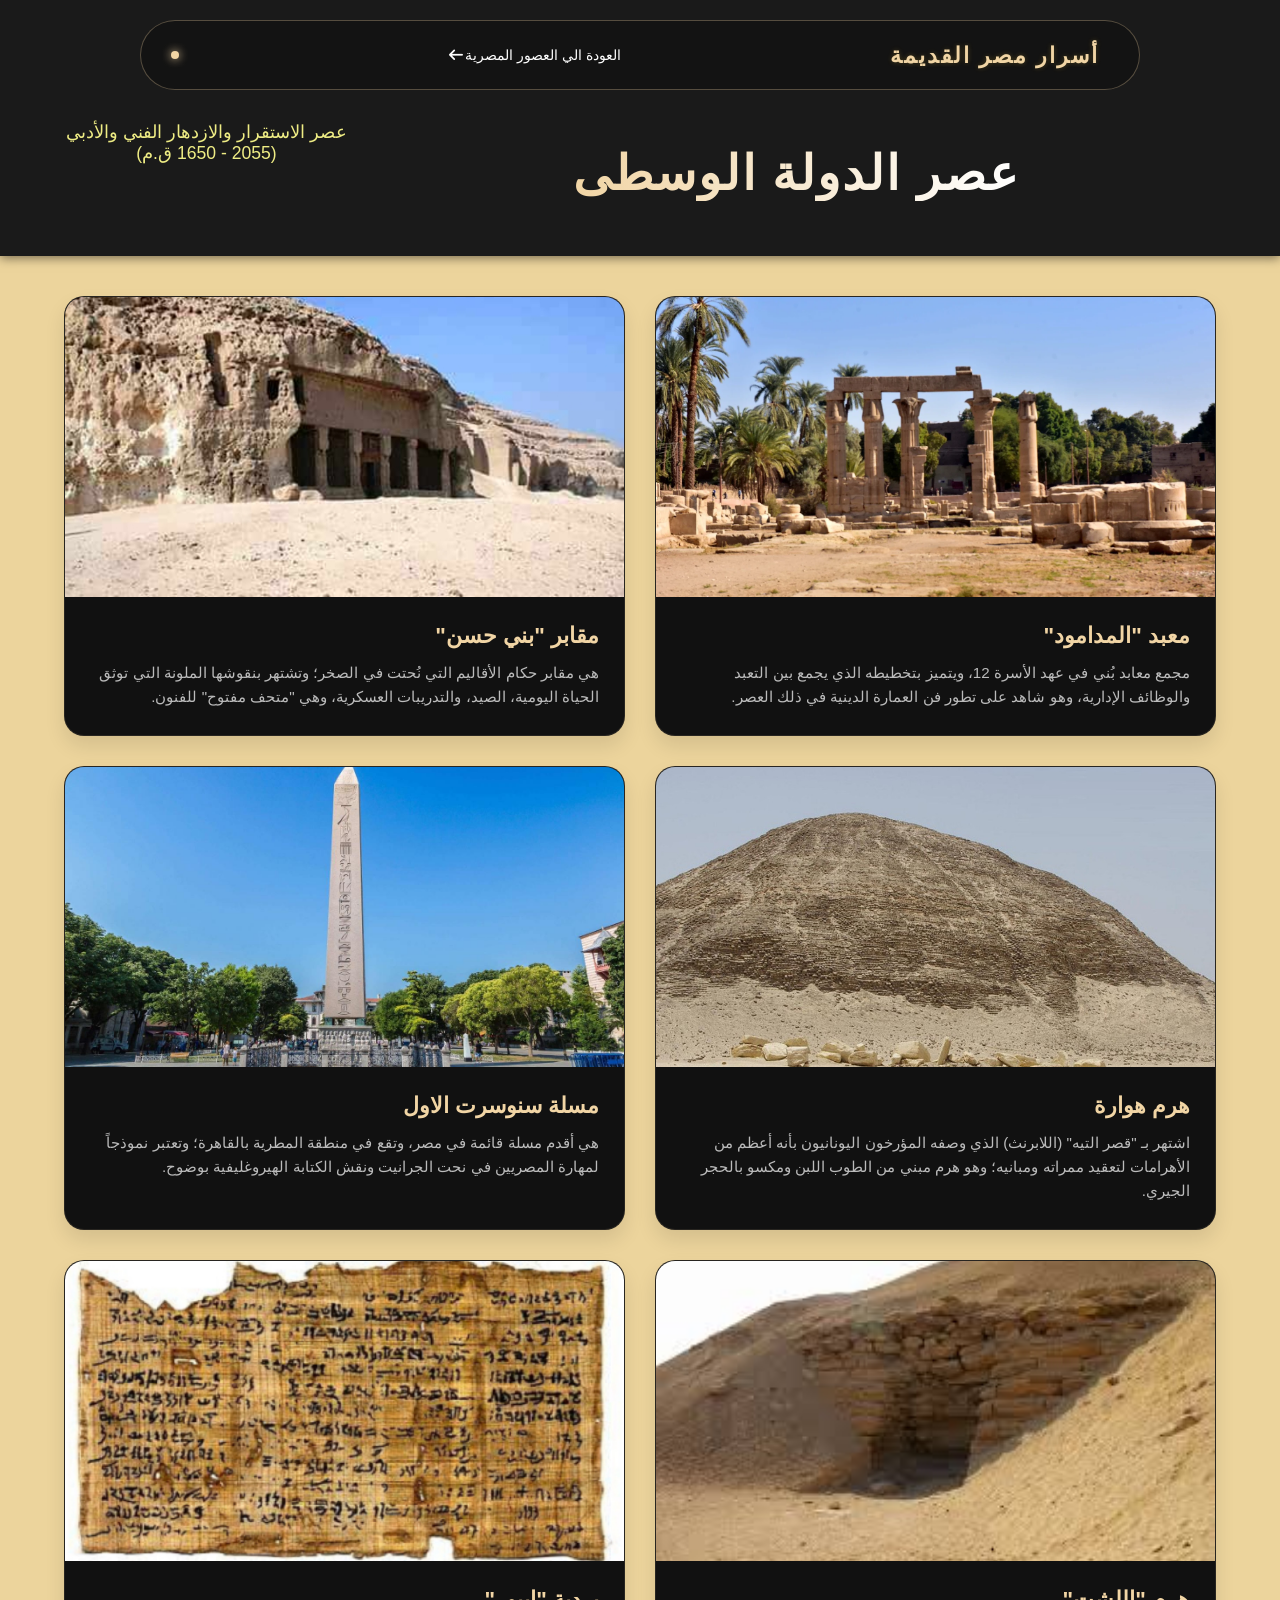
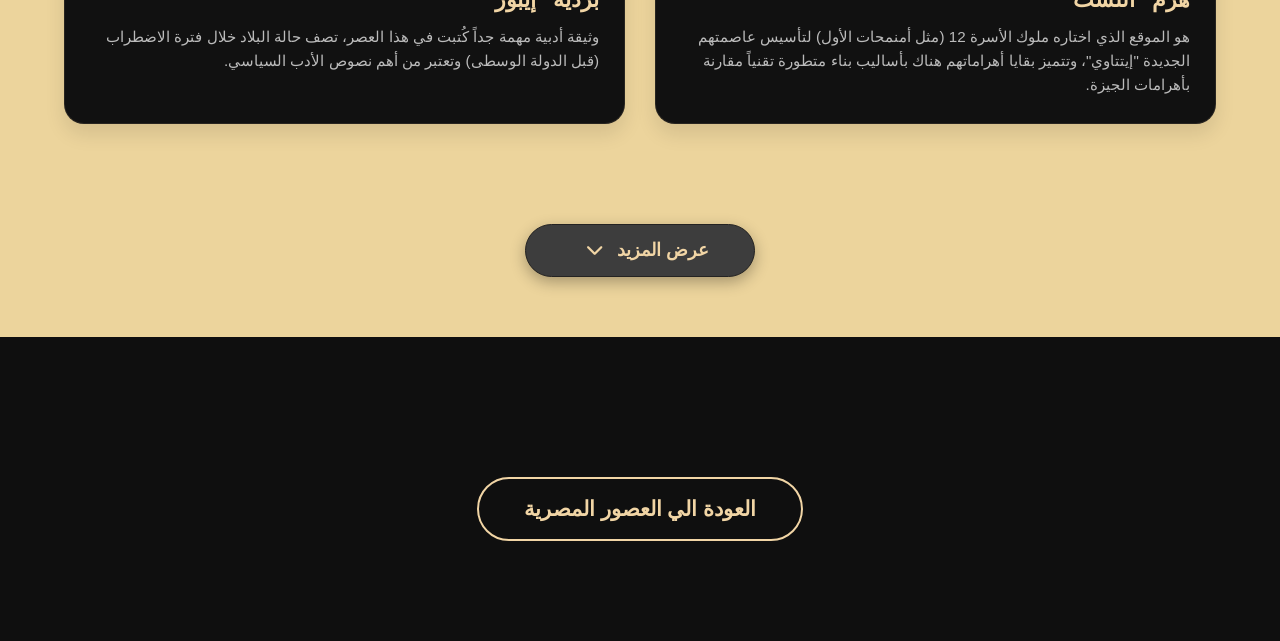
<file: عصر الدولة الوسطي.html>
<!DOCTYPE html>
<html lang="ar" dir="rtl">

<head>
    <meta charset="UTF-8">
    <meta name="viewport" content="width=device-width, initial-scale=1.0">
    <title>أسرار مصر القديمة - عصر الدولة القديمة </title>
    <!-- وصف مخصص لجذب الزوار -->
    <meta name="description" content="استكشف عصر الدولة الوسطى، الفترة الذهبية للرخاء الاقتصادي والفن. تعرف على إنجازات الملك سنوسرت الثالث وأمنمحات الثالث وأسرار اللاهون.">

    <!-- الكلمات المفتاحية لهذا القسم -->
    <meta name="keywords" content="الدولة الوسطى, سنوسرت الثالث, أمنمحات الثالث, عصر الرخاء, هوارة, قلعة بوهين">
    <link rel="icon" type="image/png" href="photo/logo .png">
    <link rel="stylesheet" href="photo/css/all.min.css">
    <link rel="stylesheet" href="style.css">
    <link rel="stylesheet" href="style2.css">
    <link rel="manifest" href="manifest.json">
</head>

<body>
    <nav class="cyber-nav">
        <div class="nav-logo">
            <span class="gold-text">أسرار مصر القديمة</span>
        </div>
        <ul class="nav-links">
            <li><a href="العصور المصرية.html" class="nav-item">العودة الي العصور المصرية<i class="fa-solid fa-arrow-left"></i></a></li>
        </ul>
        <div class="nav-status">
            <div class="live-dot"></div>
        </div>
    </nav>


    <header class="era-detail-header">
        <h1 class="section-title"> <span class="gold-gradient">عصر الدولة الوسطى</span></h1>
        <p class="era-intro">عصر الاستقرار والازدهار الفني والأدبي (2055 - 1650 ق.م)</p>
    </header>

    <main class="artifacts-container">

        <div class="artifact-card">
            <div class="artifact-img">
                <img src="photo/الدولة الوسطي/معبد المدابود.webp" alt="مجسم 1">
            </div>
            <div class="artifact-info">
                <h3>معبد "المدامود"</h3>
                <p>مجمع معابد بُني في عهد الأسرة 12، ويتميز بتخطيطه الذي يجمع بين التعبد والوظائف الإدارية، وهو شاهد على تطور فن العمارة الدينية في ذلك العصر.</p>
            </div>
        </div>

        <div class="artifact-card">
            <div class="artifact-img">
                <img src="photo/الدولة الوسطي/مقابر بني حسين.jpg" alt="مجسم 2">
            </div>
            <div class="artifact-info">
                <h3>مقابر "بني حسن"</h3>
                <p>هي مقابر حكام الأقاليم التي نُحتت في الصخر؛ وتشتهر بنقوشها الملونة التي توثق الحياة اليومية، الصيد، والتدريبات العسكرية، وهي "متحف مفتوح" للفنون.</p>
            </div>
        </div>

        <div class="artifact-card">
            <div class="artifact-img">
                <img src="photo/الدولة الوسطي/هرم هوارة.jpg" alt="مجسم 3">
            </div>
            <div class="artifact-info">
                <h3>هرم هوارة</h3>
                <p>اشتهر بـ "قصر التيه" (اللابرنث) الذي وصفه المؤرخون اليونانيون بأنه أعظم من الأهرامات لتعقيد ممراته ومبانيه؛ وهو هرم مبني من الطوب اللبن ومكسو بالحجر الجيري.</p>
            </div>
        </div>

        <div class="artifact-card">
            <div class="artifact-img">
                <img src="photo/الدولة الوسطي/مسلة سنوسرت الاول" alt="مجسم 4">
            </div>
            <div class="artifact-info">
                <h3>مسلة سنوسرت الاول</h3>
                <p>هي أقدم مسلة قائمة في مصر، وتقع في منطقة المطرية بالقاهرة؛ وتعتبر نموذجاً لمهارة المصريين في نحت الجرانيت ونقش الكتابة الهيروغليفية بوضوح.</p>
            </div>
        </div>

        <div class="artifact-card">
            <div class="artifact-img">
                <img src="photo/الدولة الوسطي/هرم الشت.jfif" alt="مجسم 5">
            </div>
            <div class="artifact-info">
                <h3>هرم "اللشت"</h3>
                <p>هو الموقع الذي اختاره ملوك الأسرة 12 (مثل أمنمحات الأول) لتأسيس عاصمتهم الجديدة "إيتتاوي"، وتتميز بقايا أهراماتهم هناك بأساليب بناء متطورة تقنياً مقارنة بأهرامات الجيزة.</p>
            </div>
        </div>

        <div class="artifact-card">
            <div class="artifact-img">
                <img src="photo/الدولة الوسطي/بردية ايبور.webp" alt="مجسم 6">
            </div>
            <div class="artifact-info">
                <h3>بردية "إيبور"</h3>
                <p>وثيقة أدبية مهمة جداً كُتبت في هذا العصر، تصف حالة البلاد خلال فترة الاضطراب (قبل الدولة الوسطى) وتعتبر من أهم نصوص الأدب السياسي.</p>
            </div>
        </div>

        <div class="artifact-card">
            <div class="artifact-img">
                <img src="photo/الدولة الوسطي/الملك امنمحات الثالث.jpg" alt="مجسم 7">
            </div>
            <div class="artifact-info">
                <h3>تماثيل "أمنمحات الثالث"</h3>
                <p>تماثيل ضخمة للملك تظهر فيها ملامح الوجه واقعية جداً، وبها "تعبيرات إنسانية" تظهر الإرهاق والحكمة (بدلاً من وجوه الملوك المثالية الجامدة في الدولة القديمة).</p>
            </div>
        </div>

        <div class="artifact-card">
            <div class="artifact-img">
                <img src="photo/الدولة الوسطي/تمثال الكا.jpg" alt="مجسم 8">
            </div>
            <div class="artifact-info">
                <h3>تماثيل "الكا" الخشبية</h3>
                <p>نماذج خشبية صغيرة مصممة بدقة شديدة (مثل نماذج الجنود، المراكب، والمخابز) كانت توضع في المقابر لتخدم الميت في العالم الآخر، وهي تفصل حياتنا اليومية ببراعة.</p>
            </div>
        </div>

        <div class="artifact-card">
            <div class="artifact-img">
                <img src="photo/الدولة الوسطي/كنوز الاميرة.jfif" alt="مجسم 9">
            </div>
            <div class="artifact-info">
                <h3>كنوز الأميرة "سيت-حتحور يونت"</h3>
                <p>مجموعة من الحلي والمجوهرات الذهبية المرصعة بالأحجار الكريمة، وتُعتبر قمة ما وصل إليه فن الصياغة في العصر الفرعوني.</p>
            </div>
        </div>

        <!-- <div class="artifact-card">
            <div class="artifact-img">
                <img src="" alt="مجسم 10">
            </div>
            <div class="artifact-info">
                <h3></h3>
                <p>.</p>
            </div>
        </div>

        <div class="artifact-card">
            <div class="artifact-img">
                <img src="" alt="مجسم 11">
            </div>
            <div class="artifact-info">
                <h3></h3>
                <p>.</p>
            </div>
        </div>

        <div class="artifact-card">
            <div class="artifact-img">
                <img src="" alt="مجسم 12">
            </div>
            <div class="artifact-info">
                <h3></h3>
                <p>.</p>
            </div>
        </div>

        <div class="artifact-card">
            <div class="artifact-img">
                <img src="" alt="مجسم 13">
            </div>
            <div class="artifact-info">
                <h3></h3>
                <p>.</p>
            </div>
        </div> -->

    </main>



    <div class="view-more-container">
        <button id="load-more" class="view-more-btn">
            <span class="black-text">عرض المزيد</span>
            <i class="fas fa-chevron-down"></i>
            <div class="btn-flare"></div>
        </button>
    </div>
        <section class="achievements-section">
        <div class="cta-container">
            <a href="العصور المصرية.html" class="discover-btn">
                <span>العودة الي العصور المصرية</span>
            </a>
        </div>
    </section>

    <script>
        let currentItems = 6; // العدد اللي هيبدأ بيه
        const loadMoreBtn = document.querySelector('#load-more');
        const cards = [...document.querySelectorAll('.artifact-card')];

        // وظيفة بتخفي الكل وتظهر أول 6 بس في البداية
        function initGallery() {
            cards.forEach((card, index) => {
                if (index >= currentItems) {
                    card.classList.add('hidden-card');
                }
            });
        }

        // لما يضغط على الزرار
        loadMoreBtn.onclick = () => {
            // بنظهر 6 كروت كمان
            for (let i = currentItems; i < currentItems + 6; i++) {
                if (cards[i]) {
                    cards[i].classList.remove('hidden-card');
                }
            }

            currentItems += 6; // بنزود العداد

            // لو خلصنا كل الصور، نخفي الزرار
            if (currentItems >= cards.length) {
                loadMoreBtn.style.display = 'none';
            }
        };

        initGallery(); // شغل الوظيفة أول ما الصفحة تفتح
    </script>
</body>
</file>
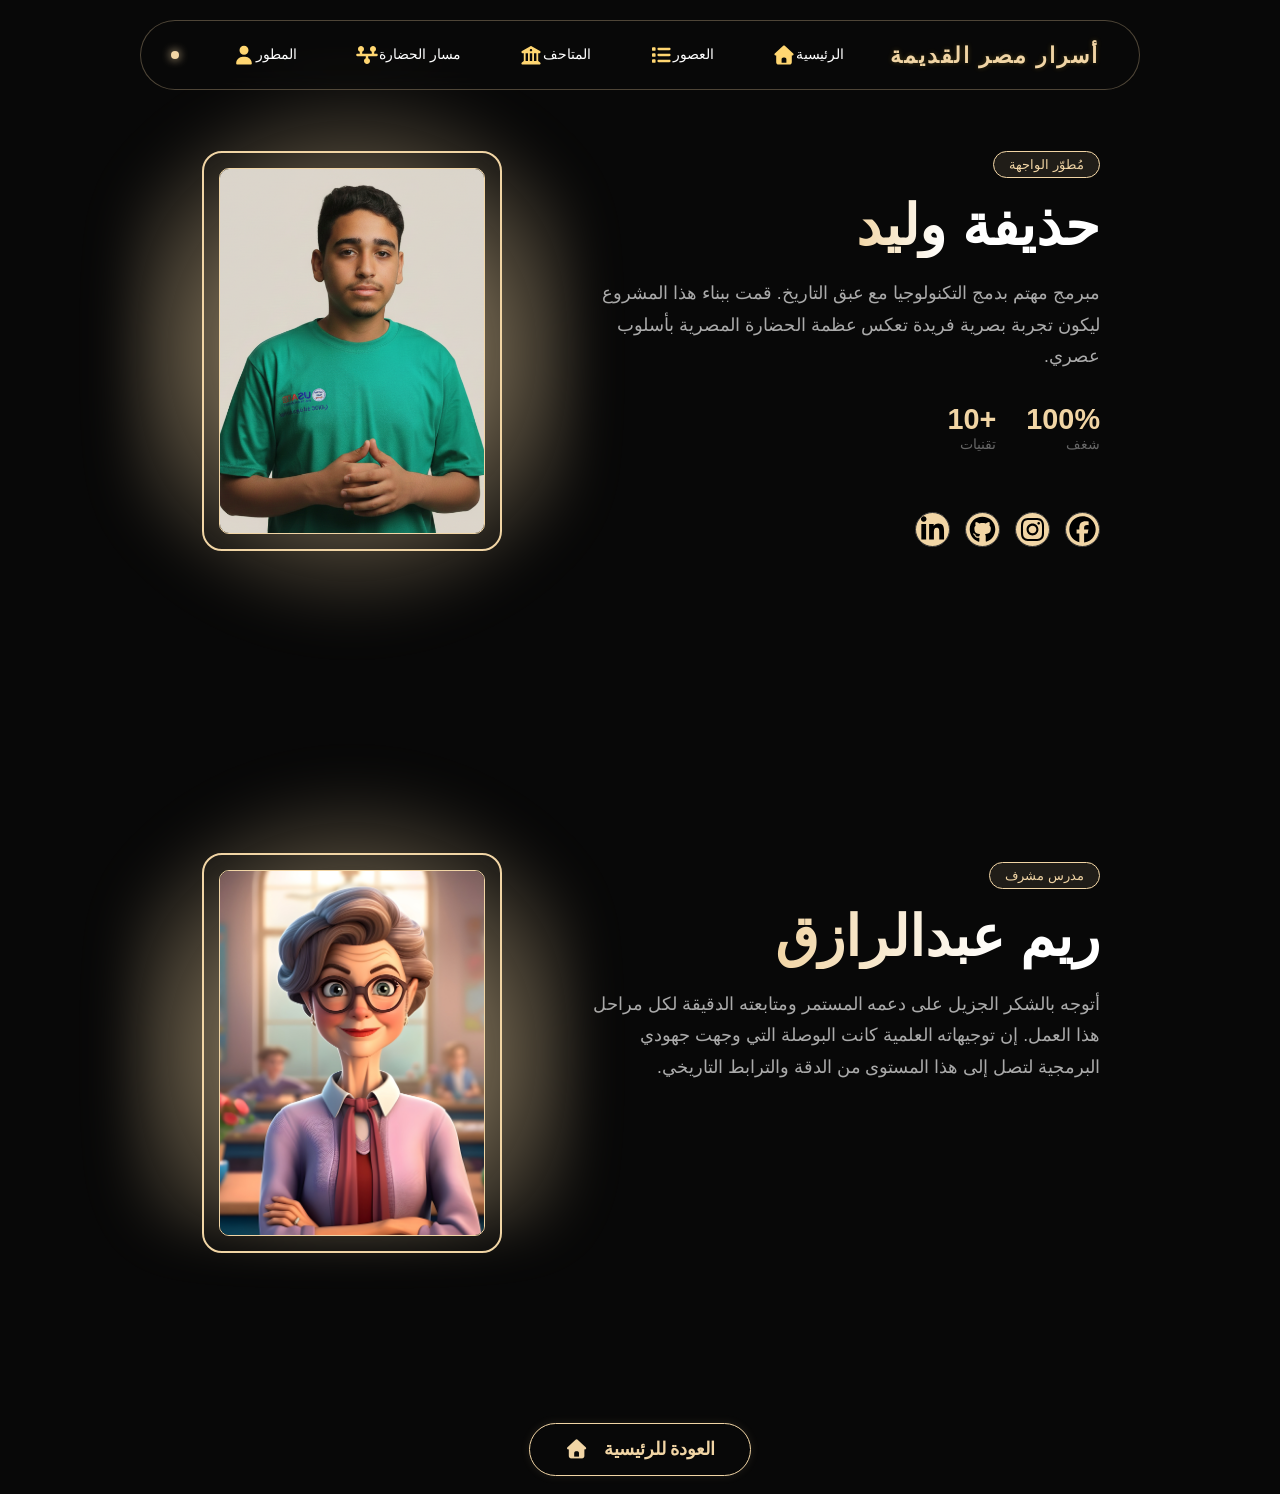
<file: عنا.html>
<!DOCTYPE html>
<html lang="ar" dir="rtl">

<head>
    <meta charset="UTF-8">
    <meta name="viewport" content="width=device-width, initial-scale=1.0">
    <title>اسرار مصر القديمة - عن المطور</title>
    <link rel="icon" type="image/png" href="photo/logo .png">
    <link rel="stylesheet" href="photo/css/all.min.css">
    <link rel="stylesheet" href="style.css">
    <link rel="stylesheet" href="style2.css">
    <link rel="manifest" href="manifest.json">
</head>

<body>
            <nav class="cyber-nav">
            <div class="nav-logo">
                <span class="gold-text">أسرار مصر القديمة</span>
            </div>
            <ul class="nav-links">
                <li><a href="index.html" class="nav-item">الرئيسية<img src="icons/house-solid.svg" class="cyber-icon" alt="home"></a></li>
                <li><a href="العصور المصرية.html" class="nav-item">العصور<img src="icons/list-solid-full.svg" class="cyber-icon" alt="list"></a></li>
                <li><a href="متاحف مصر.html" class="nav-item">المتاحف<img src="icons/building-solid.svg" class="cyber-icon" alt="museums"></a></li>
                <li><a href="مسار الحضارة.html" class="nav-item">مسار الحضارة<img src="icons/timeline-solidl.svg" class="cyber-icon" alt="time-line"></a></li>
                <li><a href="عنا.html" class="nav-item">المطور<img src="icons/user-solid.svg" class="cyber-icon" alt="web devoloper"></a></li>
            </ul>
            <div class="nav-status">
                <div class="live-dot"></div>
            </div>
        </nav>


    <section class="cyber-page">
        <div class="developer-container">
            <div class="dev-image-side">
                <div class="image-wrapper">
                    <img src="photo/ABOUT ME.png" alt="المطور">
                    <div class="glow-effect"></div>
                </div>
            </div>

            <div class="dev-info-side">
                <span class="badge">مُطوّر الواجهة</span>
                <h1 class="main-name">حذيفة <span class="gold-gradient">وليد</span></h1>
                <p class="description">
                    مبرمج مهتم بدمج التكنولوجيا مع عبق التاريخ. قمت ببناء هذا المشروع ليكون تجربة بصرية فريدة تعكس عظمة
                    الحضارة المصرية بأسلوب عصري.
                </p>

                <div class="stats-row">
                    <div class="stat-box">
                        <span class="number">100%</span>
                        <span class="label">شغف</span>
                    </div>
                    <div class="stat-box">
                        <span class="number">+10</span>
                        <span class="label">تقنيات</span>
                    </div>
                </div>

                <div class="actions">
                    <div class="social-icons">
                <a href="#"><img src="icons/facebook-brands-solid-full.svg" alt="facebook"></a>
                <a href="#"><img src="icons/instagram-brands-solid-full.svg" alt="instegram"></a>
                <a href="https://github.com/huzaifawaleed2010-eng"><img src="icons/github-brands-solid-full.svg" alt="GIT-HUB"></a>
                <a href="#"><img src="icons/linkedin-in-brands-solid-full.svg" alt="linkedIn"></a>
                    </div>
                </div>
            </div>
        </div>
    </section>
    <section class="cyber-page">
        <div class="developer-container">
            <div class="dev-image-side">
                <div class="image-wrapper">
                    <img src="photo/2150980020.jpg" alt="المطور">
                    <div class="glow-effect"></div>
                </div>
            </div>

            <div class="dev-info-side">
                <span class="badge">مدرس مشرف</span>
                <h1 class="main-name">ريم <span class="gold-gradient">عبدالرازق</span></h1>
                <p class="description">
                    أتوجه بالشكر الجزيل على دعمه المستمر ومتابعته الدقيقة لكل
                    مراحل هذا العمل. إن توجيهاته العلمية كانت البوصلة التي وجهت جهودي البرمجية لتصل إلى هذا المستوى من
                    الدقة والترابط التاريخي.
                </p>

                <div class="stats-row">
                    <div class="stat-box">
                        <span class="number">100%</span>
                        <span class="label">إشراف</span>
                    </div>
                    <div class="stat-box">
                        <span class="number">100%</span>
                        <span class="label">دعم</span>
                    </div>
                </div>

                <div class="actions">
                    <div class="social-links">
                        <a href="#"><i class="fab fa-facebook"></i></a>
                        <a href="#"><i class="fab fa-instagram"></i></a>
                        <a href="#"><i class="fab fa-linkedin"></i></a>
                    </div>
                </div>
            </div>
        </div>
        
        </section>

    <div class="cyber-page-home-btn" class="back-to-home-wrapper" >
    <a href="الرئيسية.html" class="cyber-btn">
        <span>العودة للرئيسية</span>
        <i class="fas fa-home"></i>
        <div class="btn-glow"></div>
    </a>
</div>
</body>

</html>
</file>
<file: style.css>
/* إعدادات عامة */
* {
    margin: 0;
    padding: 0;
    box-sizing: border-box;
    font-family: 'Segoe UI', Tahoma, Geneva, Verdana, sans-serif;
}

body {
    background-color: #ecd49c;
    color: #333;
    direction: rtl;
}

html, body {
    max-width: 100%;
    overflow-x: hidden; /* يمنع التمرير الجانبي نهائياً */
    margin: 0;
    padding: 0;
}

* {
    box-sizing: border-box; /* يضمن أن الحواف والمسافات لا تزيد من عرض العناصر */
}
/* ---------------- إعدادات الحركات (Keyframes) ---------------- */

/* حركة الظهور من الأسفل */
@keyframes fadeInUp {
    from {
        opacity: 0;
        transform: translateY(40px);
    }

    to {
        opacity: 1;
        transform: translateY(0);
    }
}

/* حركة الطفو المستمرة */
@keyframes float {
    0% {
        transform: translateY(0px);
    }

    50% {
        transform: translateY(-15px);
    }

    100% {
        transform: translateY(0px);
    }
}

/* حركة ظهور البطاقات وتكبيرها */
@keyframes scaleIn {
    from {
        opacity: 0;
        transform: scale(0.9);
    }

    to {
        opacity: 1;
        transform: scale(1);
    }
}

/* ---------------- شريط التنقل ---------------- */
header {
    background-color: #1a1a1a;
    padding: 15px 50px;
    display: flex;
    justify-content: space-between;
    align-items: center;
    box-shadow: 0 2px 10px rgba(0, 0, 0, 0.5);
    /* إضافة ظل خفيف للشريط */
}

header h1 {
    color: #d4af37;
    font-size: 24px;
}

nav ul {
    list-style: none;
    display: flex;
    gap: 20px;
}

nav ul li a {
    color: white;
    text-decoration: none;
    font-size: 16px;
    transition: color 0.3s ease, transform 0.3s ease;
    /* إضافة نعومة للتغير */
    display: inline-block;
}

/* حركة عند تمرير الماوس على الروابط */
nav ul li a:hover {
    color: #d4af37;
    transform: translateY(-3px);
    /* يرتفع الرابط قليلاً */
}

/* ---------------- الصفحة الرئيسية ---------------- */
.hero-section {
    background-image: linear-gradient(rgba(0, 0, 0, 0.6), rgba(0, 0, 0, 0.6)), url('photo/photo-1568322445389-f64ac2515020.jfif');
    background-size: cover;
    background-position: center;
    height: 80vh;
    display: flex;
    justify-content: center;
    align-items: center;
    text-align: center;
}

.hero-section h2 {
    color: #ffffff;
    font-size: 48px;
    text-shadow: 2px 2px 4px rgba(0, 0, 0, 0.5);
    /* تطبيق حركة الظهور هنا */
    animation: fadeInUp 1.5s ease-out;
} 

.center-content {
    text-align: center;
    padding: 50px 20px;
}

.center-content img {
    max-width: 500px;
    border-radius: 10px;
    box-shadow: 0 4px 8px rgba(0, 0, 0, 0.2);
    margin-bottom: 20px;
    /* تطبيق حركة الطفو هنا وتكرارها دائماً (infinite) */
    animation: float 4s ease-in-out infinite;
}

.center-content p {
    font-size: 24px;
    color: #000000;
    font-weight: bold;
    animation: fadeInUp 2s ease-out;
    /* حركة ظهور للنص أيضاً ولكن أبطأ قليلاً */
}

/* ---------------- صفحات العصور (البطاقات) ---------------- */
.era-container {
    padding: 50px;
    padding-top: 120px !important; /* زق المحتوى لتحت عشان يبعد عن الـ Nav */
}

.era-container h2 {
    text-align: center;
    color: #d4af37;
    background-color: #1a1a1a;
    display: inline-block;
    padding: 10px 30px;
    border-radius: 5px;
    margin-bottom: 20px;
    animation: fadeInUp 1s ease-out;
}

.cards-grid {
    display: grid;
    grid-template-columns: repeat(auto-fit, minmax(400px, 1fr));
    gap: 30px;
    margin-top: 30px;
}

.card {
    background: white;
    padding: 10px;
    border-radius: 10px;
    box-shadow: 0 4px 6px rgba(0, 0, 0, 0.1);
    text-align: center;
    /* تجهيز البطاقة لحركة الماوس */
    transition: transform 0.4s ease, box-shadow 0.4s ease;
    /* تطبيق حركة الظهور عند فتح الصفحة */
    animation: scaleIn 0.8s ease-out backwards;
}

/* التأثير عند وضع الماوس على البطاقة */
.card:hover {
    transform: translateY(-10px);
    /* ترتفع البطاقة للأعلى */
    box-shadow: 0 15px 25px rgba(0, 0, 0, 0.24);
    /* يزداد الظل لتوضيح الارتفاع */
}

.card iframe {
    width: 100%;
    height: 400px;
    /* يمكنك تعديل هذا الارتفاع حسب الحاجة */
    border: none;
    border-radius: 5px;
}

/* التحكم في مقاس الصورة/المجسم داخل البطاقة */
.card-media {
    /* يمكنك تغيير هذه الأرقام كما تحب */
    width: 80%;
    /* العرض: سيأخذ 80% من مساحة البطاقة الداخلي */
    height: 300px;
    /* الارتفاع: يمكنك زيادته أو تقليله */

    /* لجعل الصورة في المنتصف */
    display: block;
    margin: 10px auto;

    /* أهم خاصية: تجعل الصورة تحافظ على أبعادها ولا تظهر ممطوطة */
    object-fit: cover;

    border-radius: 8px;
    /* حواف ناعمة للصورة */
    border: 2px solid #d4af37;
    /* إطار ذهبي رقيق حول الصورة */
}

/* تنسيق الكارد العريض في أسفل الصفحة */
.footer-card {
    width: 100%;
    /* عرض الصفحة بالكامل */
    background-color: #1a1a1a;
    /* لون أسود فخم */
    color: #d4af37;
    /* لون ذهبي للنصوص */
    padding: 40px 20px;
    margin-top: 50px;
    /* مسافة عن محتوى الصفحة */
    text-align: center;
    border-top: 3px solid #d4af37;
    /* إطار ذهبي علوي للفخامة */
}

.footer-content h3 {
    margin-bottom: 15px;
    font-size: 28px;
}

.footer-content p {
    color: #ffffff;
    margin-bottom: 10px;
    font-size: 16px;
}

.about-link {
    display: inline-block;
    margin-top: 20px;
    color: #d4af37;
    text-decoration: none;
    border: 1px solid #d4af37;
    padding: 8px 20px;
    border-radius: 5px;
    transition: 0.3s;
}

.about-link:hover {
    background-color: #d4af37;
    color: #1a1a1a;
}


/* 00000000000000000000000000000 */

.main-card {
    background: #f9f9f9;
    /* لون فاتح جداً ومريح */
    margin: 40px auto;
    max-width: 500px;
    border-radius: 15px;
    overflow: hidden;
    /* ليجعل الصور متناسقة مع حواف البلوك */
    box-shadow: 0 4px 10px rgba(0, 0, 0, 0.205);
}

.banner-img {
    width: 100%;
    height: 400px;
    /* ارتفاع ثابت للبانر */
    object-fit: cover;
    /* لضمان عدم تشوه الصور */
}

.text-box {
    padding: 30px;
    text-align: center;
}

/* إضافة أنيماشن خفيف جداً للبلوكات */
.main-card {
    transition: transform 0.3s;
}

.main-card:hover {
    transform: scale(1.01);
    /* حركة بسيطة جداً عند مرور الماوس */
}


/* 00000000000000000000000000000000 */

/* --- Navbar Styling --- */
.navbar {
    display: flex;
    justify-content: space-between;
    align-items: center;
    padding: 20px 50px;
    background-color: #1a1a1a;
    /* أسود فخم */
    border-bottom: 3px solid #d4af37;
    /* إطار ذهبي */
    position: sticky;
    top: 0;
    z-index: 1000;
}

.logo {
    color: #d4af37;
    font-size: 28px;
    font-weight: bold;
    letter-spacing: 2px;
}

.nav-links {
    list-style: none;
    display: flex;
    gap: 40px;
}

.nav-links a {
    color: white;
    text-decoration: none;
    font-size: 14px;
    transition: 0.3s;
    font-weight: 500;
}

.nav-links a:hover {
    color: #d4af37;
}

/* تنسيق بسيط جداً للموبايل */
@media (max-width: 600px) {
    .navbar {
        padding: 15px 20px;
    }

    .nav-links {
        gap: 15px;
    }
}

/* 00000000000000000000000000000000000 */

.why-us h2 {
    font-size: 40px;
    color: #1a1a1a;
    text-align: center;
    position: relative;
    padding-bottom: 20px;
    animation: float 4s ease-in-out infinite;

}

/* خط ذهبي تحت العنوان */
.why-us h2::after {
    content: "";
    display: block;
    width: 100px;
    height: 4px;
    background: #d4af37;
    /* اللون الذهبي */
    margin: 10px auto;
    border-radius: 2px;
}

/* 0000000000000000000000000 */

.support-section {
    padding: 80px 20px;
    /* بدلاً من اللون الأسود السادة، نستخدم تدرجاً غامقاً */
    background: linear-gradient(135deg, #2c2c2c, #1a1a1a);
    text-align: center;
    margin: 50px 20px;
    /* نجعله "بلوك" منفصل بمسافات من الجوانب */
    border-radius: 30px;
    /* زوايا دائرية لتمييزه عن الفوتر */
    border: 1px solid #d4af37;
    /* إطار ذهبي رقيق */
}

/* نجعل النص يبرز أكثر */
.support-section h2 {
    color: #fff;
    /* العنوان باللون الأبيض */
    margin-bottom: 20px;
}

.support-section span {
    color: #d4af37;
    /* تمييز كلمة "رحلتي" بالذهبي */
}

.support-btn {
    padding: 15px 40px;
    background: transparent;
    border: 2px solid #d4af37;
    color: #d4af37;
    font-size: 18px;
    border-radius: 50px;
    transition: 0.4s;
    cursor: pointer;
    box-shadow: 0 0 10px rgba(212, 175, 55, 0.3);
}

.support-btn:hover {
    background: #d4af37;
    color: #1a1a1a;
    box-shadow: 0 0 25px rgba(212, 175, 55, 0.6);
    /* تأثير التوهج */
    transform: scale(1.05);
    /* تكبير بسيط عند التفاعل */
}


/* 0000000000000000000000000000000000000000 */

.welcome-card {
    background: rgba(255, 255, 255, 0.1);
    /* تأثير زجاجي شفاف */
    background-color: #ffffff;
    border: 1px solid rgba(214, 175, 55, 0.3);
    /* إطار ذهبي خفيف جداً */
    padding: 30px;
    border-radius: 20px;
    width: 90%;
    max-width: 800px;
    text-align: center;
    color: white;
    box-shadow: 0 15px 35px rgba(0, 0, 0, 0.5);
    margin: 20px auto;
    /* لتكون في المنتصف */
    animation: fadeInUp 1.5s ease;
    /* حركة ظهور من الأسفل */
    animation: float 4s ease-in-out infinite;

}

.welcome-tag {
    background: #d4af37;
    color: #1a1a1a;
    padding: 10px 25px;
    border-radius: 50px;
    font-size: 18px;
    font-weight: bold;
    text-transform: uppercase;
}

.welcome-card h1 {
    margin: 20px 0 10px;
    color: #000000;
    font-size: 32px;
}

.welcome-card p {
    font-size: 16px;
    line-height: 1.6;
    color: #000000;
}

.card-icons {
    margin-top: 20px;
    font-size: 24px;
    display: flex;
    justify-content: center;
    gap: 20px;
}

/* حركة الظهور الناعمة */
@keyframes fadeInUp {
    from {
        opacity: 0;
        transform: translateY(30px);
    }

    to {
        opacity: 1;
        transform: translateY(0);
    }
}

/* 000000000000000000000000 */

.royal-highlight {
    font-family: 'Amiri', serif;
    /* التأكد من استخدام خط فخم */
    text-align: center;
    background: rgba(26, 26, 26, 0.6);
    /* خلفية داكنة خفيفة لتمييز النص */
    padding: 40px 20px;
    margin: 50px auto;
    max-width: 850px;
    border-radius: 20px;
    /* الإطار من التصميم الأول */
    border-left: 4px solid #d4af37;
    border-right: 4px solid #d4af37;
    box-shadow: 0 10px 30px rgba(0, 0, 0, 0.3);
    position: relative;
    animation: float 4s ease-in-out infinite;

}

.royal-highlight p {
    color: #ffffff;
    font-size: 26px;
    line-height: 1.8;
    margin: 0;
}

/* تلوين الكلمات المهمة من التصميم الثالث */
.gold-text {
    color: #d4af37;
    font-weight: bold;
    text-shadow: 0 0 5px rgba(212, 175, 55, 0.3);
}

/* إضافة لمسة ديكور علوية بسيطة */
.royal-highlight::before {
    content: "☥";
    /* رمز مفتاح الحياة */
    color: rgba(212, 175, 55, 0.4);
    font-size: 30px;
    position: absolute;
    top: -20px;
    left: 50%;
    transform: translateX(-50%);
    background: #1a1a1a;
    padding: 0 15px;
}



/* 111111111111111111111111111111111111 */

.era-bannar {
    display: flex;
    justify-content: center; /* توسيط أفقي */
    align-items: center;     /* توسيط رأسي */
    height: 100vh;           /* ارتفاع الشاشة بالكامل */
}

.animated-title {
    font-size: 3rem;
    color: #000000;          /* اللون الذهبي المميز */
    text-align: center;
    
    /* ربط الأنيميشن */
    animation: fadeInScale 2s ease-out forwards;
}

/* تفاصيل الأنيميشن */
@keyframes fadeInScale {
    0% {
        opacity: 0;
        transform: scale(0.5); /* يبدأ صغير جداً */
    }
    100% {
        opacity: 1;
        transform: scale(1);   /* يستقر بحجمه الطبيعي */
    }
}


/* test */


.era-card {
    background: #1a1a1a;
    border: 1px solid #d4af37;
    border-radius: 15px;
    overflow: hidden;
    display: flex;
    flex-direction: column; /* يرتب العناصر فوق بعضها (صورة ثم نص ثم زر) */
    align-items: center;    /* توسيط العناصر أفقياً */
    padding-bottom: 20px;   /* مسافة أسفل الزر */
    transition: 0.3s;
}

.era-card img {
    width: 100%;
    height: 400px;
    object-fit: cover;
}

.era-card h3 {
    color: #d4af37;
    margin: 15px 0 10px;
}

.era-card p {
    color: #ccc;
    padding: 0 15px;       /* مسافة على الجوانب عشان الكلام ما يلزقش في الحواف */
    text-align: center;
    font-size: 0.95rem;
    line-height: 1.6;
    flex-grow: 1;          /* يضمن أن الكلام يأخذ المساحة المتاحة بالتساوي */
}

.btn-more {
    display: inline-block;
    padding: 10px 20px;
    margin-top: 15px;
    background-color: #d4af37; /* اللون الذهبي */
    color: #1a1a1a;
    text-decoration: none;
    border-radius: 5px;
    font-weight: bold;
    
    /* إضافة الأنيميشن هنا */
    animation: pulse-gold 2s infinite; 
}

/* تعريف شكل الوميض */
@keyframes pulse-gold {
    0% {
        box-shadow: 0 0 0 0 rgba(212, 175, 55, 0.7);
    }
    70% {
        box-shadow: 0 0 0 10px rgba(212, 175, 55, 0); /* الوميض بيتسع ويختفي */
    }
    100% {
        box-shadow: 0 0 0 0 rgba(212, 175, 55, 0);
    }
}
.btn-more:hover {
    animation: none; /* يوقف الوميض */
    background-color: #fff; /* يغير اللون لابيض مثلاً */
    transform: scale(1.05); /* تكبير بسيط */
}


/* new test */
/* الحالة الطبيعية للكارد */
.era-card {
    background: #1a1a1a;
    border: 1px solid #333; /* حدود هادئة في البداية */
    border-radius: 15px;
    overflow: hidden;
    transition: all 0.4s ease; /* سرعة الحركة لتكون ناعمة */
    cursor: pointer;
}

/* حركة الوقوف على الكارد (Hover) */
.era-card:hover {
    transform: translateY(-15px); /* يرفع الكارد للأعلى */
    border-color: #d4af37;        /* يغير لون الحدود للذهبي */
    box-shadow: 0 10px 30px rgba(212, 175, 55, 0.3); /* ظل ذهبي ناعم */
}

/* حركة إضافية للصورة داخل الكارد عند الوقوف عليه */
.era-card:hover img {
    transform: scale(1.1); /* زووم بسيط للصورة */
    filter: brightness(1.1); /* زيادة إضاءة الصورة قليلاً */
}

.era-card img {
    transition: transform 0.5s ease; /* نعومة حركة الصورة */
    width: 100%;
    height: 400px;
    object-fit: cover;
}

.video-teket {
        background: #1a1a1a;
    border: 1px solid #333; /* حدود هادئة في البداية */
    border-radius: 15px;
    overflow: hidden;
    transition: all 0.4s ease; /* سرعة الحركة لتكون ناعمة */
    cursor: pointer;
}

.video-teket:hover {
    transform: translateY(-15px); /* يرفع الكارد للأعلى */
    border-color: #d4af37;        /* يغير لون الحدود للذهبي */
    box-shadow: 0 10px 30px rgba(212, 175, 55, 0.3); /* ظل ذهبي ناعم */
}

.video-a:hover video {
    transform: scale(1.1); /* زووم بسيط للفيديو */
    filter: brightness(1.1); /* زيادة إضاءة الفيديو قليلاً */
}

.video-a video {
    transition: transform 0.5s ease; /* نعومة حركة الفيديو */
    width: 100%;
    height: 400px;
    object-fit: cover;
}

.video-container {
    width: 100%;
    height: 400px; /* نفس ارتفاع الصور اللي عملناه قبل كدة */
    overflow: hidden;
    background: #000;
}

.video-container video {
    width: 100%;
    height: 400; /* ممكن نعدل الارتفاع حسب الحاجة */
    object-fit: cover; /* عشان الفيديو يملا المساحة بالظبط زي الصورة */
}

/* تأثير إضافي لكارد الفيديو */
.video-card:hover {
    border-color: #ff4500; /* ممكن نغير لون الوميض هنا للبرتقالي عشان يرمز للفيديو */
    box-shadow: 0 10px 30px rgba(255, 69, 0, 0.3);
}

.chat-icon {
    position: fixed;
    bottom: 30px;
    right:  30px; /* عكس زرار الرجوع */
    width: 60px;
    height: 60px;
    background: #d4af37;
    border-radius: 50%;
    display: flex;
    justify-content: center;
    align-items: center;
    cursor: pointer;
    box-shadow: 0 5px 15px rgba(0,0,0,0.3);
    z-index: 1000;
    transition: 0.3s;
}

.chat-icon:hover {
    transform: scale(1.1);
}

.tooltip {
    position: absolute;
    top: -40px;
    background: #1a1a1a;
    color: #fff;
    padding: 5px 10px;
    border-radius: 5px;
    font-size: 12px;
    display: none;
}

.chat-icon:hover .tooltip {
    display: block;
}

/* إعدادات الصفحة الأساسية */
.cyber-page {
    margin: 0;
    padding: 0;
    background-color: #080808; /* أسود فحم */
    font-family: 'Segoe UI', Tahoma, Geneva, Verdana, sans-serif;
    color: #fff;
    display: flex;
    align-items: center;
    justify-content: center;
    min-height: 78vh;
    overflow-x: hidden;
}

.developer-container {
    display: flex;
    flex-direction: row-reverse; /* الصورة يمين والكلام شمال */
    align-items: center;
    gap: 60px;
    max-width: 1000px;
    padding: 40px;
    flex-wrap: wrap; /* عشان الموبايل */
}

/* ستايل الصورة والـ Glow */
.dev-image-side {
    position: relative;
    flex: 1;
    min-width: 300px;
}

.image-wrapper {
    position: relative;
    width: 300px;
    height: 400px;
    margin: 0 auto;
    z-index: 2;
}

.image-wrapper img {
    width: 100%;
    height: 100%;
    object-fit: cover;
    border-radius: 20px;
    border: 1px solid rgba(241, 213, 165, 0.3);
}

.glow-effect {
    position: absolute;
    top: 50%;
    left: 50%;
    transform: translate(-50%, -50%);
    width: 110%;
    height: 110%;
    background: radial-gradient(circle, rgba(241, 213, 165, 0.2) 0%, transparent 70%);
    z-index: -1;
    filter: blur(20px);
}

/* ستايل المعلومات */
.dev-info-side {
    flex: 1.5;
    min-width: 300px;
}

.badge {
    background: rgba(241, 213, 165, 0.1);
    color: #f1d5a5;
    padding: 5px 15px;
    border-radius: 50px;
    font-size: 0.8rem;
    border: 1px solid #f1d5a5;
}

.main-name {
    font-size: 3.5rem;
    margin: 20px 0;
}

.gold-gradient {
    color: #f1d5a5;
    background: linear-gradient(to bottom, #f1d5a5, #8a6e3d);
    -webkit-background-clip: text;
    background-clip: text;
    -webkit-text-fill-color: transparent;
}

.description {
    color: #aaa;
    line-height: 1.8;
    font-size: 1.1rem;
    margin-bottom: 30px;
}

/* المربعات الصغيرة (Stats) */
.stats-row {
    display: flex;
    gap: 30px;
    margin-bottom: 40px;
}

.stat-box {
    display: flex;
    flex-direction: column;
}

.stat-box .number {
    font-size: 1.8rem;
    font-weight: bold;
    color: #f1d5a5;
}

.stat-box .label {
    color: #666;
    font-size: 0.9rem;
}

/* الأزرار والأكشن */
.actions {
    display: flex;
    align-items: center;
    gap: 30px;
}

.btn-primary {
    background: #f1d5a5;
    color: #000;
    padding: 12px 30px;
    border-radius: 10px;
    text-decoration: none;
    font-weight: bold;
    transition: 0.3s;
}

.btn-primary:hover {
    transform: translateY(-5px);
    box-shadow: 0 10px 20px rgba(241, 213, 165, 0.2);
}

.social-links {
    display: flex;
    gap: 20px;
    margin-top: 10px;
}

.social-links a {
    color: #f1d5a5;
    font-size: 1.5rem;
    transition: 0.3s;
}

.social-links a:hover {
    color: #fff;
    transform: scale(1.2);
}

/* استجابة الموبايل */
@media (max-width: 768px) {
    .developer-container { text-align: center; justify-content: center; }
    .stats-row { justify-content: center; }
    .actions { flex-direction: column; }
    .main-name { font-size: 2.5rem; }
}

/* 1. تأثير الـ LED الذهبي حول إطار الصورة */
.profile-frame {
    position: relative;
    border: 2px solid #f1d5a5;
    box-shadow: 0 0 15px rgba(241, 213, 165, 0.3); /* نور خفيف ثابت */
    animation: gold-pulse 3s infinite alternate; /* أنيميشن النبض */
}

@keyframes gold-pulse {
    0% {
        box-shadow: 0 0 10px rgba(241, 213, 165, 0.2);
        border-color: #8a6e3d;
    }
    100% {
        box-shadow: 0 0 30px rgba(241, 213, 165, 0.6), 0 0 10px #f1d5a5;
        border-color: #f1d5a5;
    }
}

/* 2. أنيميشن ظهور الكلام بنعومة من تحت لفوق */
.dev-info-side {
    animation: fadeInUp 1s ease-out forwards;
}

@keyframes fadeInUp {
    from {
        opacity: 0;
        transform: translateY(30px);
    }
    to {
        opacity: 1;
        transform: translateY(0);
    }
}

/* 3. تأثير "اللمعة" الذهبية اللي بتعدي على النص (Shine Effect) */
.gold-gradient {
    position: relative;
    display: inline-block;
    background: linear-gradient(90deg, #f1d5a5, #fff, #f1d5a5);
    background-size: 200%;
    -webkit-background-clip: text;
    background-clip: text;
    -webkit-text-fill-color: transparent;
    animation: shine 4s linear infinite;
}

@keyframes shine {
    to {
        background-position: 200% center;
    }
}

/* 4. أنيميشن للأيقونات لما تقف عليها بالماوس */
.pill:hover {
    box-shadow: 0 0 20px #f1d5a5;
    transform: scale(1.1) translateY(-5px) !important;
}

.image-wrapper {
    position: relative;
    width: 300px; /* صغرنا العرض شوية عشان الليد يبان براها */
    height: 400px;
    margin: 0 auto;
    display: flex;
    align-items: center;
    justify-content: center;
}

.image-wrapper img {
    width: 100%;
    height: 100%;
    object-fit: cover;
    border-radius: 20px;
    border: 1px solid #f1d5a5; /* برواز دهبي صريح */
    position: relative;
    z-index: 5; /* الصورة فوق خالص */
}
.image-wrapper {
    border: 2px solid #f1d5a5;
    padding: 15px;
    border-radius: 20px;
    position: relative;
    transition: transform 0.5s ease;
}

.image-wrapper:hover {
    transform: rotate(-2deg) scale(1.05);
}

.image-wrapper img {
    max-width: 100%;
    border-radius: 10px;
    display: block;
}


/* الليد (الوهج الذهبي) */
/* الليد الذهبي الثابت (بعد نبضة واحدة) */
.glow-effect {
    position: absolute;
    top: 50%;
    left: 50%;
    transform: translate(-50%, -50%);
    width: 150%; /* أكبر من الصورة قليلاً ليظهر من الجوانب */
    height: 165%;
    background: radial-gradient(circle, #f1d5a5cc 0%, transparent 70%); /* لون ذهبي مركز */
    z-index: 1; /* خلف الصورة */
    filter: blur(25px); /* هالة ناعمة وقوية */
    border-radius: 30px;
    
    /* الأنيميشن السحري: يشتغل مرة واحدة ويقف على الحالة الأخيرة */
    opacity: 0; /* يبدأ مخفي */
    animation: led-fade-in 1.5s ease-out forwards; 
}

/* أنيميشن الظهور التدريجي (مرة واحدة) */
@keyframes led-fade-in {
    from {
        opacity: 0;
        filter: blur(15px);
        transform: translate(-50%, -50%) scale(0.9);
    }
    to {
        opacity: 1; /* يثبت منور */
        filter: blur(25px);
        transform: translate(-50%, -50%) scale(1);
    }
}

/* حاوية الزرار عشان نضمن إنه في النص تحت */
.back-to-home-wrapper {
    width: 100%;
    display: flex;
    justify-content: center;
    padding: 50px 0;
    margin-top: 30px;
}

.cyber-btn {
    position: relative;
    padding: 15px 35px;
    background: transparent;
    color: #f1d5a5;
    text-decoration: none;
    font-weight: bold;
    border: 1px solid #f1d5a5;
    border-radius: 50px;
    display: flex;
    align-items: center;
    gap: 15px;
    overflow: hidden;
    transition: all 0.4s ease;
    font-size: 1.1rem;
    box-shadow: 0 0 10px rgba(241, 213, 165, 0.1);
}

/* الأيقونة وحركتها */
.cyber-btn i {
    font-size: 1.2rem;
    transition: 0.4s;
}

/* تأثير الـ Hover (لما الماوس يجي عليه) */
.cyber-btn:hover {
    color: #000;
    background: #f1d5a5;
    transform: translateY(-5px);
    box-shadow: 0 10px 30px rgba(241, 213, 165, 0.4);
}

.cyber-btn:hover i {
    transform: scale(1.2) rotate(-10deg);
}

/* أنيميشن اللمعة اللي بتجري على الزرار (Shine) */
.cyber-btn::before {
    content: '';
    position: absolute;
    top: 0;
    left: -100%;
    width: 100%;
    height: 100%;
    background: linear-gradient(90deg, transparent, rgba(255,255,255,0.2), transparent);
    transition: 0.5s;
}

.cyber-btn:hover::before {
    left: 100%;
}

/* ليد (Glow) خفيف تحت الزرار */
.btn-glow {
    position: absolute;
    width: 100%;
    height: 100%;
    background: #f1d5a5;
    filter: blur(20px);
    opacity: 0;
    transition: 0.4s;
    z-index: -1;
}

.cyber-btn:hover .btn-glow {
    opacity: 0.3;
}

.cyber-page-home-btn {
    margin: 0;
    padding: 0;
    background-color: #080808; /* أسود فحم */
    font-family: 'Segoe UI', Tahoma, Geneva, Verdana, sans-serif;
    color: #fff;
    display: flex;
    align-items: center;
    justify-content: center;
    min-height: 10vh;
    overflow-x: hidden;
}

/* حاوية الزر لضمان التوسط */
.view-more-container {
    display: flex;
    justify-content: center;
    align-items: center;
    padding: 60px 0; /* مسافة من الأعلى والأسفل */
    width: 100%;
}

/* تصميم الزر (الحالة العادية: أسود) */
.view-more-btn {
    position: relative;
    background: #3d3d3d; /* خلفية سوداء */
    color: #f1d5a5;      /* نص ذهبي */
    border: 1px solid #242322; /* برواز ذهبي */
    padding: 15px 45px;
    font-size: 1.1rem;
    font-weight: 600;
    border-radius: 50px;
    cursor: pointer;
    overflow: hidden;
    transition: all 0.4s ease-in-out;
    display: flex;
    align-items: center;
    gap: 12px;
    box-shadow: 0 5px 15px rgba(0, 0, 0, 0.3);
}

/* تأثير السهم */
.view-more-btn i {
    transition: transform 0.3s;
}

/* تأثير عند الوقوف بالماوس (يقلب أصفر/ذهبي) */
.view-more-btn:hover {
    background: #161616; /* الخلفية تقلب ذهبي */
    color: #f1d5a5;      /* النص يقلب أسود */
    box-shadow: 0 0 30px rgba(241, 213, 165, 0.5); /* توهج ذهبي */
    transform: translateY(-5px);
}

.view-more-btn:hover i {
    transform: translateY(4px); /* السهم يتحرك لتحت */
}

/* تنسيق الأيقونات الجديدة */
.cyber-icon {
    width: 24px;       /* حجم مناسب للأيقونة */
    height: 24px;
    object-fit: contain;
    vertical-align: middle; /* عشان تيجي في نص السطر مع الكلام */
    margin-left: 8px;      /* مسافة بينها وبين الكلام (لأن الموقع RTL) */
    transition: transform 0.3s ease;
}

/* تأثير عند الوقوف بالماوس على الزرار */
.view-more-btn:hover .cyber-icon {
    transform: scale(1.2); /* الأيقونة تكبر شوية لما تقف عليها */
}
.cyber-icon {
    filter: invert(85%) sepia(20%) saturate(1000%) hue-rotate(350deg);
}
/* تنسيق الأيقونة الذهبية في الحالة العادية (زي الصورة 1) */
.gold-svg {
    width: 35px; /* حجم مناسب للأيقونة */
    height: 35px;
    border-radius: 50%; /* عشان نخلي الخلفية دايرة */
    background-color: transparent; /* خلفية شفافة في البداية */
    border: 1px solid rgba(241, 213, 165, 0.3); /* إطار ذهبي خفيف جداً (اختياري) */
    
    /* أنيميشن ناعم جداً عند الـ Hover */
    transition: all 0.4s ease;
    
    /* عشان نضمن إن الأيقونة نفسها لونها ذهبي أصلاً */
    /* لو الصورة أسود، استخدم الفلتر ده عشان تخليها ذهبي: */
    /* filter: sepia(1) saturate(5) hue-rotate(10deg); */
}

/* التأثير السحري عند الوقوف بالماوس (Hover) (زي الصورة 2) */
.social-link:hover .gold-svg {
    transform: translateY(-5px); /* تطلع لفوق شوية */
    
    /* 1. نخلي خلفية الدايرة بيضاء/ذهبي فاتح */
    background-color: #f1d5a5; /* نفس درجة اللون الذهبي بتاعك */
    
    /* 2. السحر هنا: نقلب لون علامة الشركة (الحرف) للأسود */
    filter: invert(100%); 
    
    /* 3. إضافة توهج (Glow) حول الدايرة */
    box-shadow: 0 0 15px rgba(241, 213, 165, 0.6); 
}
/* حاوية الأيقونات */
.social-icons-container {
    display: flex;
    gap: 20px;
    justify-content: center;
    padding: 20px;
}

/* تنسيق الأيقونة السوشيال (SVG) */
.social-svg {
    width: 30px;
    height: 30px;
    filter: invert(100%) brightness(100%); /* عشان تبقى بيضاء */
    transition: all 0.4s cubic-bezier(0.175, 0.885, 0.32, 1.275);
}

/* الأنيميشن لما تقف عليها بالماوس */
.social-link:hover .social-svg {
    transform: translateY(-10px) scale(1.2); /* تطلع لفوق وتكبر */
    filter: invert(100%) brightness(150%) drop-shadow(0 0 10px #f1d5a5); /* توهج ذهبي خفيف حول الأبيض */
}

/* أنيميشن الدوران البسيط (اختياري) */
.social-link:active .social-svg {
    transform: rotate(360deg) scale(0.9); /* تلف لما تضغط عليها */
}
/* الزرار بالكامل */
.pharaoh-new-btn {
    display: inline-flex;
    align-items: center;
    justify-content: center;
    gap: 10px;
    padding: 10px 22px;
    background-color: #000000;
    color: #f1d5a5 !important; /* نضمن اللون الذهبي */
    text-decoration: none !important;
    font-family: 'Arial', sans-serif;
    font-weight: 900;
    font-size: 13px;
    border: 2px solid #f1d5a5;
    border-radius: 30px;
    position: relative;
    transition: all 0.3s ease-in-out;
    box-shadow: 0 0 5px rgba(241, 213, 165, 0.2);
    z-index: 999; /* عشان يظهر فوق أي حاجة */
}

/* الدائرة النابضة */
.pulse-circle {
    width: 10px;
    height: 10px;
    background-color: #f1d5a5;
    border-radius: 50%;
    position: relative;
}

/* تأثير النبض المحيط بالدائرة */
.pulse-circle::after {
    content: '';
    position: absolute;
    width: 100%;
    height: 100%;
    top: 0;
    left: 0;
    background-color: #f1d5a5;
    border-radius: 50%;
    z-index: -1;
    animation: pharaoh-pulse-animation 1.8s infinite ease-out;
}

@keyframes pharaoh-pulse-animation {
    0% {
        transform: scale(1);
        opacity: 1;
    }
    100% {
        transform: scale(3.5);
        opacity: 0;
    }
}

/* تأثير الـ Hover */
.pharaoh-new-btn:hover {
    background-color: #f1d5a5;
    color: #000000 !important;
    box-shadow: 0 0 20px rgba(241, 213, 165, 0.8);
    transform: translateY(-2px);
}
/* تصميم الشاشة الكاملة */
#splash-screen {
    position: fixed;
    top: 0;
    left: 0;
    width: 100%;
    height: 100vh;
    background-color: #050505;
    display: flex;
    justify-content: center;
    align-items: center;
    z-index: 10000; /* أعلى حاجة في الموقع */
    transition: opacity 0.8s ease, visibility 0.8s;
}

/* اللوجو وتأثير الظهور */
.splash-logo {
    color: #f1d5a5;
    font-size: 3rem;
    letter-spacing: 10px;
    animation: fadePulse 2s infinite alternate;
}

.splash-logo span {
    color: #fff;
}

/* خط التحميل اللي تحت الكلمة */
.loader-line {
    width: 100%;
    height: 2px;
    background: linear-gradient(to right, transparent, #f1d5a5, transparent);
    margin-top: 10px;
    position: relative;
    overflow: hidden;
}

.loader-line::after {
    content: '';
    position: absolute;
    left: -100%;
    width: 100%;
    height: 100%;
    background: #fff;
    animation: loading 1.5s infinite;
}

@keyframes fadePulse {
    from { opacity: 0.3; transform: scale(0.95); }
    to { opacity: 1; transform: scale(1); }
}

@keyframes loading {
    100% { left: 100%; }
}

/* كلاس الإخفاء اللي هنضيفه بالـ JS */
.hide-splash {
    opacity: 0;
    visibility: hidden;
}
/* في الشاشات الكبيرة (الكمبيوتر) الاختيارات موجودة */
.nav-links {
    display: flex; 
}

/* ---------------------------------- */
/* السحر كله هنا: الموبايل (أقل من 768px) */
/* ---------------------------------- */
@media screen and (max-width: 768px) {
    
    .nav-links {
        display: none !important; /* اختفاء نهائي وقطعي */
    }

    /* لما نضغط على الهامبرجر والـ JS يضيف كلاس active، تظهر القائمة */
    .nav-links.active {
        display: flex !important; 
        position: fixed;
        top: 0;
        right: 0;
        width: 100%;
        height: 100vh;
        background: rgba(0, 0, 0, 0.95); /* خلفية سودة تغطي الشاشة */
        flex-direction: column;
        justify-content: center;
        align-items: center;
        z-index: 5000;
    }

    /* نكبر الخط شوية في الموبايل عشان يبقى واضح */
    .nav-links li {
        margin: 20px 0;
    }
    
    .nav-links li a {
        font-size: 24px;
    }
}
</file>
<file: style2.css>
.back-floating-btn {
    position: left;
    top: 100px; /* تحت الناف بار الثابت بتاعك */
    right: 20px;
    background-color: rgba(212, 175, 55, 0.1); /* ذهبي شفاف جداً */
    border: 1px solid #d4af37;
    color: #d4af37;
    padding: 10px 15px;
    text-decoration: none;
    border-radius: 50px; /* خليه بيضاوي أو دائري */
    display: flex;
    align-items: center;
    gap: 10px;
    transition: all 0.4s ease;
    z-index: 1001; /* أعلى من الناف بار والكروت */
    backdrop-filter: blur(5px); /* تأثير زجاجي للملفات الحديثة */
}

/* الأيقونة فقط هي اللي تظهر في الأول */
.back-floatingg-btn .text {
    display: none; 
    font-size: 14px;
}

/* لما المستخدم يقرب الماوس، الزرار يوسع ويظهر الكلام */
.back-floatingg-btn:hover {
    background-color: #d4af37;
    color: #1a1a1a;
    padding: 10px 25px;
}

.back-floatingg-btn:hover .text {
    display: inline;
}

.back-floatingg-btn .arrow {
    font-size: 20px;
    font-weight: bold;
}

.back-floating-btn:hover .arrow {
    transform: translateX(5px); /* السهم بيتحرك لليمين كأنه بيزقك ترجع */
}

.arrow {
    display: inline-block;
    transition: transform 0.3s ease;
    font-size: 22px;
}


/* الحاوية الكبيرة */
.museum-container {
    display: grid;
    grid-template-columns: repeat(auto-fit, minmax(400px, 1fr));
    gap: 25px;
    padding: 40px;
    background-color: #f1d5a5; /* لون الخلفية اللي انت مختاره */
}

/* الكارد نفسه */
.artifact-card {
    background: #fff;
    border-radius: 15px;
    box-shadow: 0 10px 20px rgba(0,0,0,0.1);
    overflow: hidden; /* عشان الصورة ما تخرجش بره الحواف المنحنية */
    display: flex;
    flex-direction: column;
    transition: transform 0.3s ease;
}

.artifact-card:hover {
    transform: translateY(-10px); /* حركة شياكة لما تقف عليه */
}

/* الصندوق اللي جواه الصورة - هو ده اللي بيحكم المقاس */
.artifact-image-box {
    width: 100%;
    height: 400px; /* ثبت الرقم ده.. ده اللي هيخلي كل الصور مقاس واحد */
    overflow: hidden;
    background-color: #eee; /* لون خلفية خفيف لو الصورة حملت متأخر */
}

/* الصورة نفسها جوه الصندوق */
.artifact-image-box img {
    width: 100% !important;
    height: 100% !important;
    object-fit: cover; /* السحر هنا: بيملا المربع ويقص الزيادات بانتظام */
    object-position: center; /* بيخلي نص الصورة هو اللي باين */
}

/* النصوص تحت الصورة */
.artifact-info {
    padding: 20px;
    text-align: center;
}

.artifact-info h3 {
    margin: 0 0 10px 0;
    color: #000000; 
    font-size: 1.2rem;
}

.artifact-info p {
    font-size: 0.9rem;
    color: #333333;
    line-height: 1.6;
}

/* الخلفية الأساسية */
.dev-profile-section {
    background: #1a1a1a; /* أسود هادي */
    min-height: 550px;
    display: flex;
    align-items: center;
    justify-content: center;
    font-family: 'Segoe UI', sans-serif;
    color: #fff;
    padding: 20px;
}

/* الحاوية */
.dev-container {
    display: flex;
    flex-direction: row-reverse; /* الصورة يمين والكلام شمال */
    background: #252525;
    max-width: 900px;
    border-radius: 20px;
    overflow: hidden;
    box-shadow: 0 20px 40px rgba(0,0,0,0.5);
}

/* صندوق الصورة */
.dev-avatar-box {
    flex: 1;
    background: #f1d5a5; /* اللون البيج بتاعك عشان نربط التصميم */
}

.dev-avatar-box img {
    width: 100%;
    height: 100%;
    object-fit: cover;
    filter: grayscale(30%); /* لمشة درامية */
}

/* صندوق المعلومات */
.dev-bio-card {
    flex: 1.5;
    padding: 50px;
}

.dev-tag {
    background: #f1d5a5;
    color: #1a1a1a;
    padding: 5px 15px;
    border-radius: 50px;
    font-size: 0.8rem;
    font-weight: bold;
}

.dev-name {
    margin: 20px 0;
    font-size: 2.5rem;
    color: #f1d5a5;
}

.dev-description {
    line-height: 1.8;
    color: #ccc;
    margin-bottom: 30px;
}

/* المهارات */
.dev-skills-row {
    display: flex;
    gap: 10px;
    margin-bottom: 30px;
}

.skill-chip {
    border: 1px solid #444;
    padding: 5px 12px;
    border-radius: 5px;
    font-size: 0.85rem;
}

/* الموبايل */
@media (max-width: 768px) {
    .dev-container {
        flex-direction: column;
        text-align: center;
    }
    .dev-skills-row {
        justify-content: center;
    }
}

.link-gold {
    display: inline-block;
    padding: 12px 25px;
    border: 1px solid #f1d5a5;
    color: #f1d5a5;
    text-decoration: none;
    border-radius: 8px;
    font-weight: bold;
    transition: all 0.4s ease;
    background: transparent;
}

.link-gold:hover {
    background: #f1d5a5;
    color: #1a1a1a;
    box-shadow: 0 0 15px rgba(241, 213, 165, 0.4);
}


/* الكلاس ده هيخفي الكروت اللي لسه مجاش دورها */
.hidden-card {
    display: none !important;
}

/* تنسيق زرار "عرض المزيد" */
.load-more-btn {
    display: block;
    margin: 20px auto;
    padding: 12px 40px;
    background-color: #e2a234;
    color: #1a1a1a;
    border: none;
    border-radius: 25px;
    font-weight: bold;
    cursor: pointer;
    transition: 0.3s;
}

.load-more-btn:hover {
    transform: scale(1.05);
    background-color: #5c4827;
    color: #fff;
}
/* حاوية البحث في المنيو */
.nav-search-box {
    display: flex;
    align-items: center;
    position: relative;
    background: rgba(255, 255, 255, 0.1);
    border-radius: 25px;
    padding: 5px;
    transition: all 0.5s ease;
}

/* الأيقونة */
.search-icon-trigger {
    background: none;
    border: none;
    color: #f1d5a5;
    font-size: 1.2rem;
    cursor: pointer;
    padding: 5px 10px;
}

/* الـ Input المخفي */
.search-input-dynamic {
    width: 0; /* مخفي في البداية */
    border: none;
    outline: none;
    background: none;
    color: #fff;
    font-size: 1rem;
    transition: width 0.5s ease; /* سرعة التطويل */
    padding: 0;
}

/* لما نلمس الحاوية (Hover) */
.nav-search-box:hover .search-input-dynamic {
    width: 200px; /* العرض اللي هيوصل له لما يطول */
    padding: 0 10px;
}

/* لون الـ Placeholder */
.search-input-dynamic::placeholder {
    color: #b1b0ab;
}

.search-img {
    width: 20px;  /* تحكم في مقاس العدسة من هنا */
    height: 20px;
    object-fit: contain;
    /* لو الأيقونة لونها أسود وعايز تخليها ذهبي بالـ CSS جرب السطر ده: */
    /* filter: sepia(1) saturate(5) hue-rotate(10deg); */
    color: #eea830;
}

.search-icon-trigger {
    background: none;
    border: none;
    cursor: pointer;
    display: flex;
    align-items: center;
    padding: 5px;
}

/* حركة الأنيميشن عند اللمس */
.search-icon-trigger:hover .search-img {
    transform: scale(1.2);
    transition: transform 0.3s ease;
}

.search-img {
    width: 22px;
    height: 22px;
    
    /* الخلطة دي بتحول الأسود للون ذهبي يقارب #f1d5a5 */
    filter: invert(85%) sepia(21%) saturate(735%) hue-rotate(323deg) brightness(101%) contrast(91%);
    
    transition: all 0.3s ease;
}

/* لو عايز اللون يزهزه أكتر لما تقف عليها بالماوس */
.search-icon-trigger:hover .search-img {
    filter: invert(100%) sepia(0%) saturate(0%) brightness(105%); /* تقلب أبيض شاهق */
    transform: scale(1.1);
}

.search-icon-trigger {
    background: none;
    border: none;
    color: #f1d5a5; /* اللون الذهبي بتاعك */
    font-size: 1.2rem;
    cursor: pointer;
    display: flex;
    align-items: center;
    justify-content: center;
    transition: transform 0.3s ease;
}

.search-icon-trigger:hover {
    transform: scale(1.2); /* تكبر شوية لما تقف عليها */
    color: #fff; /* تقلب أبيض */
}

.auth-btn {
    padding: 8px 20px;
    border: 1px solid #f1d5a5;
    color: #f1d5a5;
    border-radius: 20px;
    text-decoration: none;
    transition: 0.3s;
}

.auth-btn:hover {
    background: #f1d5a5;
    color: #1a1a1a;
}

.gold-text {
    color: #f1d5a5;
    margin-right: 10px;
    font-weight: bold;
}

.nav-links-design {
    background: #70642c;
    color: #1a1a1a;
    padding: 10px 25px;
    border-radius: 50px;
    font-size: 20px;
    font-weight: bold;
    text-transform: uppercase;

}

.hero-section-design {
    background: #70642c;
    color: #1a1a1a;
    padding: 10px 25px;
    border-radius: 50px;
    font-size: 20px;
    font-weight: bold;
    text-transform: uppercase;
    animation: fadeInUp 1.5s ease-out;
}

.hero-section-design a {
    color: white;
    text-decoration: none;
    font-size: 14px;
    transition: 0.3s;
    font-weight: 500;

}

.hero-section-design a:hover {
    color: #d4af37;
}



.nav-links {
    list-style: none;
    display: flex;
    gap: 40px;
}

.nav-links a {
    color: white;
    text-decoration: none;
    font-size: 14px;
    transition: 0.3s;
    font-weight: 500;
}

.nav-links a:hover {
    color: #d4af37;
}

/* تنسيق بسيط جداً للموبايل */
@media (max-width: 600px) {
    .navbar {
        padding: 15px 20px;
    }

    .nav-links {
        gap: 15px;
    }
}


.mystery-section {
    padding: 97px 20px;
    background: #121212; /* أغمق شوية عشان يبرز الدهبي */
    text-align: center;
}

.section-title {
    color: #f1d5a5;
    font-size: 2.8rem;
    margin-bottom: 60px;
    letter-spacing: 2px;
}

.info-carousel {
    display: flex;
    align-items: center;
    justify-content: center;
    gap: 30px;
    max-width: 1000px;
    margin: 0 auto;
}

.info-card {
    background: #1e1e1e;
    border: 1px solid rgba(241, 213, 165, 0.4);
    padding: 60px;
    border-radius: 30px;
    min-height: 320px; /* طول مناسب لـ 6 سطور */
    flex: 1;
    position: relative;
    box-shadow: 0 20px 50px rgba(0,0,0,0.6);
    display: flex;
    flex-direction: column;
    justify-content: center;
}

.info-header {
    margin-bottom: 25px;
    display: flex;
    flex-direction: column;
    align-items: center;
    gap: 10px;
}

#info-icon { font-size: 3.5rem; color: #f1d5a5; }
#info-category { color: #f1d5a5; opacity: 0.7; font-size: 1rem; text-transform: uppercase; }

#info-text {
    color: #ffffff;
    font-size: 1.25rem;
    line-height: 1.9;
    text-align: justify;
    margin: 0;
}

/* أزرار التنقل */
.nav-btn {
    background: transparent;
    border: 2px solid #f1d5a5;
    color: #f1d5a5;
    width: 60px;
    height: 60px;
    border-radius: 50%;
    cursor: pointer;
    transition: 0.4s;
    display: flex;
    align-items: center;
    justify-content: center;
}

.nav-btn:hover {
    background: #f1d5a5;
    color: #121212;
    transform: scale(1.1);
}

/* نقاط المؤشر */
.dots-wrapper {
    margin-top: 40px;
    display: flex;
    justify-content: center;
    gap: 10px;
}

.dot {
    width: 10px;
    height: 10px;
    background: #333;
    border-radius: 50%;
    transition: 0.4s;
}

.dot.active {
    background: #f1d5a5;
    width: 30px;
    border-radius: 10px;
}

/* أنيميشن الظهور */
.fade-in { animation: smoothShow 0.8s ease-out; }
@keyframes smoothShow {
    from { opacity: 0; transform: translateY(20px); }
    to { opacity: 1; transform: translateY(0); }
}

.nav-btn {
    background: transparent;
    border: 2px solid #f1d5a5; /* اللون الذهبي الفاتح من الصورة */
    color: #f1d5a5;
    width: 60px; /* العرض */
    height: 60px; /* الطول */
    border-radius: 50%; /* عشان تبقى دائرة */
    cursor: pointer;
    transition: 0.4s;
    
    /* توسيط الأيقونة بـ Flexbox */
    display: flex;
    align-items: center;
    justify-content: center;
}

/* تأثير عند الوقوف على الزرار */
.nav-btn:hover {
    background: #f1d5a5;
    color: #121212;
    transform: scale(1.05); /* تكبير بسيط */
}

/* تعديل حجم الأيقونة جوه الزرار */
.nav-btn i {
    font-size: 1.5rem; /* حجم السهم */
}

.achievements-section {
    padding: 80px 20px;
    background-color: #0f0f0f;
    text-align: center;
}

.achievements-grid {
    display: grid;
    /* بيقسم الشاشة لـ 4 أعمدة في الشاشات الكبيرة و 2 في المتوسطة */
    grid-template-columns: repeat(auto-fit, minmax(200px, 1fr));
    gap: 30px;
    margin-top: 50px;
}

.stat-card {
    background: #1a1a1a;
    border: 1px solid #f1d5a5; /* اللون الذهبي */
    padding: 40px 20px;
    border-radius: 15px;
    transition: all 0.4s ease;
    cursor: default;
}

/* تأثير عند مرور الماوس */
.stat-card:hover {
    transform: translateY(-10px);
    background: #f1d5a5; /* يقلب ذهبي */
    box-shadow: 0 10px 30px rgba(241, 213, 165, 0.3);
}

.stat-card i {
    font-size: 2.5rem;
    color: #f1d5a5;
    margin-bottom: 20px;
}

.stat-card:hover i, 
.stat-card:hover .stat-number, 
.stat-card:hover .stat-desc {
    color: #000; /* يقلب أسود لما الخلفية تبقى ذهبي */
}

.stat-number {
    font-size: 2.2rem;
    color: #fff;
    margin: 10px 0;
    font-family: 'Arial', sans-serif;
    font-weight: bold;
}

.stat-desc {
    color: #aaa;
    font-size: 1rem;
}

.about-section {
    padding: 100px 20px;
    background-color: #111; /* أسود ملكي */
    color: #fff;
}

.flex-about {
    display: flex;
    align-items: center;
    justify-content: space-between;
    gap: 50px;
    flex-wrap: wrap; /* عشان الموبايل */
}

.about-content {
    flex: 1;
    min-width: 300px;
    text-align: right; /* محاذاة لليمين عشان العربي */
}

.section-title {
    padding-top: 90px !important; /* زق المحتوى لتحت عشان يبعد عن الـ Nav */
    color: #000000;
    width: 100%;             /* يضمن إنه واخد عرض الصفحة كامل */
    text-align: center;      /* يخلي النص في النص بالظبط */
    margin: 40px 0;          /* مسافة فوق وتحت العنوان */
    font-size: 3rem;         /* حجم كبير وواضح */
    display: block;          /* يضمن إنه واخد سطر لوحده */
}


.about-text {
    line-height: 1.8;
    color: #ccc;
    font-size: 1.1rem;
    margin-bottom: 30px;
}

.features-list {
    list-style: none;
    padding: 0;
}

.features-list li {
    margin-bottom: 15px;
    display: flex;
    align-items: center;
    gap: 10px;
    color: #f1d5a5;
    font-weight: bold;
}

.features-list i {
    font-size: 1.2rem;
}

/* تنسيق الصورة */
.about-image {
    flex: 1;
    display: flex;
    justify-content: center;
    min-width: 300px;
}

.image-border {
    border: 5px solid #f1d5a5;
    padding: 15px;
    border-radius: 20px;
    position: relative;
    transition: transform 0.5s ease;
}

.image-border:hover {
    transform: rotate(2deg) scale(1.05);
}

.image-border img {
    max-width: 100%;
    border-radius: 10px;
    display: block;
}

.why-us-grid {
    display: grid;
    grid-template-columns: repeat(auto-fit, minmax(250px, 1fr));
    gap: 25px;
    margin-top: 40px;
}

.why-card {
    background: linear-gradient(145deg, #1a1a1a, #222);
    padding: 30px;
    border-radius: 15px;
    border-bottom: 3px solid #f1d5a5; /* خط دهبي من تحت */
    transition: all 0.3s ease;
    text-align: center;
}

.why-card:hover {
    transform: translateY(-10px);
    box-shadow: 0 10px 25px rgba(241, 213, 165, 0.2);
    background: #1e1e1e;
}

.icon-box {
    width: 60px;
    height: 60px;
    background: #f1d5a5;
    color: #000;
    border-radius: 50%;
    display: flex;
    align-items: center;
    justify-content: center;
    margin: 0 auto 20px;
    font-size: 1.5rem;
}

.why-card h3 {
    color: #f1d5a5;
    margin-bottom: 15px;
    font-size: 1.3rem;
}

.why-card p {
    color: #999;
    font-size: 0.95rem;
    line-height: 1.6;
}

.cta-container {
    text-align: center;
    margin-top: 60px;
    padding-bottom: 20px;
}

.discover-btn {
    display: inline-flex;
    align-items: center;
    gap: 15px;
    padding: 18px 45px;
    background-color: transparent;
    border: 2px solid #f1d5a5;
    color: #f1d5a5;
    text-decoration: none;
    font-size: 1.3rem;
    font-weight: bold;
    border-radius: 50px;
    transition: all 0.4s ease;
    position: relative;
    overflow: hidden;
    z-index: 1;
}

/* تأثير الامتلاء باللون الذهبي عند الوقوف عليه */
.discover-btn::before {
    content: '';
    position: absolute;
    top: 0;
    left: 0;
    width: 0;
    height: 100%;
    background-color: #f1d5a5;
    transition: all 0.4s ease;
    z-index: -1;
}

.discover-btn:hover {
    color: #000; /* يقلب أسود عشان يظهر فوق الذهبي */
    transform: scale(1.05);
    box-shadow: 0 0 25px rgba(241, 213, 165, 0.5);
}

.discover-btn:hover::before {
    width: 100%;
}

.discover-btn i {
    font-size: 1.1rem;
    transition: transform 0.4s ease;
}

.discover-btn:hover i {
    transform: translateX(-8px); /* السهم يتحرك حركة بسيطة تشجع على الضغط */
}

.royal-footer {
    background-color: #0a0a0a; /* أسود أغمق من باقي الموقع */
    padding: 60px 20px 20px;
    border-top: 2px solid #f1d5a5; /* خط ذهبي يفصل الفوتر */
    color: #fff;
    text-align: center;
}

.footer-content {
    display: flex;
    flex-direction: column;
    align-items: center;
    gap: 40px;
    max-width: 800px;
    margin: 0 auto;
}

.footer-logo {
    color: #f1d5a5;
    font-size: 2rem;
    font-family: 'serif';
    margin-bottom: 15px;
}

.passion-text {
    line-height: 1.8;
    color: #bbb;
    font-style: italic;
    font-size: 1.1rem;
}

/* تصميم زرار المطور */
.dev-btn {
    display: inline-flex;
    align-items: center;
    gap: 10px;
    padding: 12px 30px;
    border: 1px solid #f1d5a5;
    color: #f1d5a5;
    text-decoration: none;
    border-radius: 5px;
    transition: all 0.3s ease;
    font-weight: bold;
}

.dev-btn:hover {
    background-color: #f1d5a5;
    color: #000;
    box-shadow: 0 0 15px rgba(241, 213, 165, 0.4);
    transform: translateY(-3px);
}

.social-icons {
    display: flex;
    gap: 20px;
    margin-top: 10px;
}

.social-icons a {
    color: #f1d5a5;
    font-size: 1.5rem;
    transition: 0.3s;
}
.social-icons img {
    color: #f1d5a5;
    font-size: 1.5rem;
    transition: 0.3s;
}


.social-icons a:hover {
    color: #fff;
    transform: scale(1.2);
}
.social-icons img:hover {
    color: #fff;
    transform: scale(1.2);
}


/* الحقوق في الأسفل */
.footer-bottom {
    margin-top: 50px;
    padding-top: 20px;
    border-top: 1px solid #222;
    font-size: 0.9rem;
    color: #666;
}

/* 0000000000000000000 */

.hero-card {
    height: 820px; /* بتاخد طول الشاشة بالكامل */
    background: url('photo/hero-bg.jpg') no-repeat center center/cover; /* حط صورة فخمة هنا */
    position: relative;
    display: flex;
    align-items: center;
    justify-content: center;
    text-align: center;
    color: #fff;
    overflow: hidden;
}

/* طبقة سوداء شفافة عشان الكلام يبان */
.hero-overlay {
    position: absolute;
    top: 0; left: 0; width: 100%; height: 100%;
    background: rgba(0, 0, 0, 0.6);
    z-index: 1;
}

.hero-content {
    position: relative;
    z-index: 2;
    max-width: 800px;
    padding: 20px;
}

.welcome-badge {
    background: rgba(241, 213, 165, 0.2);
    border: 1px solid #f1d5a5;
    color: #f1d5a5;
    display: inline-block;
    padding: 8px 20px;
    border-radius: 50px;
    font-size: 0.9rem;
    margin-bottom: 20px;
    letter-spacing: 2px;
}

.hero-title {
    font-size: 4rem;
    margin-bottom: 20px;
    font-family: 'serif';
}

.gold-text { color: #f1d5a5; }

.hero-subtitle {
    font-size: 1.2rem;
    color: #ccc;
    margin-bottom: 40px;
    line-height: 1.6;
}

/* أزرار الأكشن */
.hero-btns {
    display: flex;
    gap: 20px;
    justify-content: center;
}

.main-btn {
    background: #f1d5a5;
    color: #000;
    padding: 15px 35px;
    border-radius: 5px;
    text-decoration: none;
    font-weight: bold;
    transition: 0.3s;
}

.outline-btn {
    border: 2px solid #fff;
    color: #fff;
    padding: 15px 35px;
    border-radius: 5px;
    text-decoration: none;
    transition: 0.3s;
}

.main-btn:hover, .outline-btn:hover {
    transform: translateY(-5px);
    box-shadow: 0 10px 20px rgba(0,0,0,0.3);
}

/* حركة السهم النازل */
.scroll-down {
    position: absolute;
    bottom: 30px;
    font-size: 2rem;
    color: #f1d5a5;
    animation: bounce 2s infinite;
    z-index: 2;
}

@keyframes bounce {
    0%, 20%, 50%, 80%, 100% {transform: translateY(0);}
    40% {transform: translateY(-10px);}
    60% {transform: translateY(-5px);}
}

.hero-content {
    animation: fadeInUp 1.5s ease;
}

@keyframes fadeInUp {
    from {
        opacity: 0;
        transform: translateY(50px);
    }
    to {
        opacity: 1;
        transform: translateY(0);
    }
}

html {
    scroll-behavior: smooth;
}

/* عشان السهم ميبقاش تحته خط أزرق بتاع اللينكات */
.scroll-down a {
    text-decoration: none;
    color: inherit;
}

.royal-footer {
    background: #050505; /* أسود أعمق */
    padding: 60px 0 20px;
    border-top: 3px solid #f1d5a5;
    font-family: 'Arial', sans-serif;
    color: #fff;
}

.footer-container {
    display: flex;
    justify-content: space-around;
    flex-wrap: wrap;
    max-width: 1200px;
    margin: 0 auto;
    padding: 0 20px;
    gap: 40px;
}

.footer-column {
    flex: 1;
    min-width: 250px;
}

.gold-title {
    color: #f1d5a5;
    font-size: 1.4rem;
    margin-bottom: 20px;
    position: relative;
    padding-bottom: 10px;
}

/* خط صغير تحت العنوان */
.gold-title::after {
    content: '';
    position: absolute;
    bottom: 0; right: 0;
    width: 50px; height: 2px;
    background: #f1d5a5;
}

.footer-column p {
    line-height: 1.8;
    color: #ccc;
    font-size: 0.95rem;
}

/* روابط القائمة */
.footer-column ul { list-style: none; padding: 0; }
.footer-column ul li { margin-bottom: 12px; }
.footer-column ul li a {
    color: #ccc;
    text-decoration: none;
    transition: 0.3s;
}
.footer-column ul li a:hover { color: #f1d5a5; padding-right: 10px; }

/* زرار المطور الجديد */
.dev-card-btn {
    display: inline-block;
    margin-top: 15px;
    padding: 10px 20px;
    border: 1px solid #f1d5a5;
    color: #f1d5a5;
    text-decoration: none;
    border-radius: 4px;
    transition: 0.4s;
}
.dev-card-btn:hover {
    background: #f1d5a5;
    color: #000;
}

/* السوشيال ميديا */
.social-icons { display: flex; gap: 15px; margin-top: 20px; }
.social-icons a {
    width: 35px; height: 35px;
    border: 1px solid #333;
    display: flex; align-items: center; justify-content: center;
    color: #f1d5a5; text-decoration: none; border-radius: 50%;
    transition: 0.3s;
}
.social-icons img {
    width: 35px; height: 35px;
    border: 1px solid #333;
    display: flex; align-items: center; justify-content: center;
    background:#f1d5a5 ;
    color: #f1d5a5; text-decoration: none; border-radius: 50%;
    transition: 0.3s;
}

.social-icons a:hover { background: #f1d5a5; color: #000; border-color: #f1d5a5; }
.social-icons img:hover {background: #f1d5a5; color: #000; border-color: #f1d5a5;}
/* تأثير القلب النابض */
.pulse { color: #ff4d4d; animation: heart-beat 1s infinite; }
@keyframes heart-beat {
    0% { transform: scale(1); }
    50% { transform: scale(1.2); }
    100% { transform: scale(1); }
}

.footer-copyright {
    text-align: center;
    margin-top: 50px;
    border-top: 1px solid #1a1a1a;
    padding-top: 20px;
    font-size: 0.8rem;
    color: #666;
}

/* 1. الحاوية الأساسية للعصور */
.eras-wrapper {
    display: grid;
    grid-template-columns: 1fr 1fr; /* تقسيم الصفحة لنصفين بالتساوي */
    gap: 50px; /* مسافة مريحة بين الكارتين */
    padding: 60px 5%;
    max-width: 1400px;
    margin: 0 auto;
    background-color: #080808; /* خلفية الصفحة السوداء */
}

/* 2. تصميم الكارت العريض (Wide Card) */
.eras-card-wide {
    background: #111; /* خلفية الكارت أفتح قليلاً */
    border-radius: 30px;
    padding: 25px;
    border: 1px solid rgba(241, 213, 165, 0.1); /* برواز ذهبي خافت جداً */
    transition: all 0.5s cubic-bezier(0.4, 0, 0.2, 1);
    text-align: center;
    position: relative;
    overflow: hidden;
}

/* تأثير عند الوقوف بالماوس (Hover) */
.eras-card-wide:hover {
    transform: translateY(-15px);
    border-color: #f1d5a5; /* البرواز ينور ذهبي */
    box-shadow: 0 20px 50px rgba(241, 213, 165, 0.1); /* توهج ذهبي خفيف */
}

/* 3. تنسيق الصورة داخل الكارت */
.eras-image {
    position: relative;
    width: 100%;
    height: 350px; /* طول الصورة ليعطي هيبة للعصر */
    border-radius: 20px;
    overflow: hidden;
    margin-bottom: 25px;
}

.eras-image img {
    width: 100%;
    height: 100%;
    object-fit: cover;
    transition: 0.8s ease; /* أنيميشن زووم ناعم */
}

.eras-card-wide:hover .eras-image img {
    transform: scale(1.1); /* تكبير الصورة عند الوقوف عليها */
}

/* 4. معلومات العصر (النصوص) */
.eras-info-box .eras-year {
    color: #666;
    font-size: 0.9rem;
    display: block;
    margin-bottom: 10px;
    letter-spacing: 3px;
}

.eras-info-box h3 {
    color: #f1d5a5;
    font-size: 2.2rem;
    margin: 10px 0;
    font-weight: bold;
}

.eras-info-box p {
    color: #aaa;
    line-height: 1.8;
    font-size: 1.05rem;
    margin-bottom: 35px;
    padding: 0 30px;
}

/* 5. زرار "استكشف العصر" الاحترافي */
.eras-btn-minimal {
    display: inline-flex;
    align-items: center;
    gap: 12px;
    background: #f1d5a5; /* لون ذهبي صريح */
    color: #000;
    padding: 15px 40px;
    border-radius: 50px;
    text-decoration: none;
    font-weight: bold;
    font-size: 1rem;
    transition: 0.4s;
    border: 2px solid transparent;
}

.eras-btn-minimal:hover {
    background: transparent;
    color: #f1d5a5;
    border-color: #f1d5a5;
    box-shadow: 0 0 20px rgba(241, 213, 165, 0.4);
    transform: scale(1.05);
}

.eras-btn-minimal i {
    font-size: 0.9rem;
    transition: 0.3s;
}

.eras-btn-minimal:hover i {
    transform: translateX(-5px); /* سهم الزرار يتحرك لليمين */
}

/* 6. تحويل الصفحة لعمود واحد في الموبايل */
@media (max-width: 992px) {
    .eras-wrapper {
        grid-template-columns: 1fr; /* كارت واحد في الصف للشاشات الصغيرة */
        gap: 30px;
    }
    
    .eras-image {
        height: 250px;
    }
}
/* الزر الجديد العريض والمميز */
.full-map-btn {
    display: flex;
    align-items: center;
    justify-content: center;
    gap: 10px;
    width: 100%; /* يأخذ عرض الكارت بالكامل */
    padding: 12px;
    margin-top: 15px;
    background: transparent;
    border: 1px solid #f1d5a5;
    color: #f1d5a5;
    text-decoration: none;
    font-weight: bold;
    border-radius: 8px;
    transition: 0.4s all ease-in-out;
    text-transform: uppercase;
    letter-spacing: 1px;
}

.full-map-btn i {
    font-size: 1.2rem;
}

.full-map-btn:hover {
    background: #f1d5a5;
    color: #080808;
    box-shadow: 0 0 20px rgba(241, 213, 165, 0.4);
    transform: translateY(-3px); /* حركة خفيفة للأعلى */
}

/* الناف بار العائم */
.cyber-nav {
position: fixed;
    top: 20px;
    left: 50%;
    transform: translateX(-50%);
    width: 90%;
    max-width: 1000px;
    height: 70px;
    z-index: 1000;
    
    /* الخلطة السرية هنا */
    background: rgba(10, 10, 10, 0.4); /* شفافية خفيفة جداً للأسود */
    backdrop-filter: blur(15px) saturate(150%); /* تمويه عالي */
    -webkit-backdrop-filter: blur(15px) saturate(150%);
    
    border: 1px solid rgba(241, 213, 165, 0.3);
    border-radius: 100px;
    display: flex;
    justify-content: space-between;
    align-items: center;
    padding: 0 30px;
    transition: all 0.4s ease; /* عشان النقلة تكون ناعمة */
}
/* لما الماوس يلمس المنيو أو لما تحب تخليها صلبة يدوياً */
.cyber-nav:hover {
    background: rgba(8, 8, 8, 0.95); /* يقلب أسود صلب تقريباً فوق أي حاجة */
    border-color: #f1d5a5;
}

/* اللوجو */
.nav-logo {
    font-weight: 900;
    font-size: 1.4rem;
    letter-spacing: 2px;
}

/* الروابط */
.nav-links {
    display: flex;
    list-style: none;
    gap: 30px;
}

.nav-item {
    text-decoration: none;
    color: #fff;
    font-size: 0.95rem;
    font-weight: 500;
    transition: 0.3s;
    position: relative;
    padding: 5px 10px;
}

/* تأثير الخط الدهبي تحت الكلام */
.nav-item::after {
    content: '';
    position: absolute;
    bottom: -5px;
    left: 50%;
    width: 0;
    height: 2px;
    background: #f1d5a5;
    transition: 0.3s;
    transform: translateX(-50%);
}

.nav-item:hover::after, .nav-item.active::after {
    width: 80%;
}

.nav-item:hover {
    color: #f1d5a5;
}

/* النقطة اللي بتنور في الجنب */
.live-dot {
    width: 8px;
    height: 8px;
    background: #f1d5a5;
    border-radius: 50%;
    box-shadow: 0 0 10px #f1d5a5;
    animation: pulse 2s infinite;
}

@keyframes pulse {
    0% { transform: scale(1); opacity: 1; }
    50% { transform: scale(1.5); opacity: 0.5; }
    100% { transform: scale(1); opacity: 1; }
}

.home-page-title{
    color: #f1d5a5;
    width: 100%;             /* يضمن إنه واخد عرض الصفحة كامل */
    text-align: center;      /* يخلي النص في النص بالظبط */
    margin: 40px 0;          /* مسافة فوق وتحت العنوان */
    font-size: 3rem;         /* حجم كبير وواضح */
    display: block;          /* يضمن إنه واخد سطر لوحده */

}

/* تنسيق شبكة الآثار */
.artifacts-container {
    display: grid;
    grid-template-columns: repeat(auto-fit, minmax(550px, 1fr)); /* توزيع تلقائي مريح */
    gap: 30px;
    padding: 40px 5%;
    max-width: 1300px;
    margin: 0 auto;
}

/* كارت الأثر */
.artifact-card {
    background: #111;
    border-radius: 20px;
    border: 1px solid rgba(241, 213, 165, 0.1);
    overflow: hidden;
    transition: 0.4s ease;
}

.artifact-card:hover {
    transform: translateY(-10px);
    border-color: #f1d5a5;
    box-shadow: 0 15px 35px rgba(241, 213, 165, 0.1);
}

/* صورة الأثر */
.artifact-img {
    position: relative;
    width: 100%;
    height: 300px;
}

.artifact-img img {
    width: 100%;
    height: 100%;
    object-fit: cover; /* يضمن عدم تمطط الصورة */
    transition: 0.5s;
}

.artifact-card:hover .artifact-img img {
    transform: scale(1.05);
}

/* شارة ذهبية صغيرة فوق الصورة */
.artifact-badge {
    position: absolute;
    top: 15px;
    right: 15px;
    background: #f1d5a5;
    color: #000;
    padding: 5px 15px;
    border-radius: 50px;
    font-size: 0.8rem;
    font-weight: bold;
}

/* معلومات الأثر */
.artifact-info {
    padding: 25px;
    text-align: right;
}

.artifact-info h3 {
    color: #f1d5a5;
    font-size: 1.4rem;
    margin-bottom: 12px;
}

.artifact-info p {
    color: #bbb;
    font-size: 0.95rem;
    line-height: 1.6;
    margin: 0;
}

/* العنوان التمهيدي */
.era-intro {
    padding-top: 90px !important; /* زق المحتوى لتحت عشان يبعد عن الـ Nav */
    text-align: center;
    color: #eeec84;
    font-size: 1.1rem;
    margin-top: -30px;
    margin-bottom: 30px;
}
/* زرار العصور غير المكتملة */
.view-more-btn-locked {
    width: 100%;
    padding: 15px;
    background: #080808;
    color: #444; /* لون باهت */
    border: 1px solid rgba(241, 213, 165, 0.1);
    border-radius: 8px;
    font-weight: bold;
    cursor: not-allowed;
    text-align: center;
    transition: 0.3s;
}

/* الكارت لما يكون غير متاح */
.artifact-card:has(.view-more-btn-locked) {
    opacity: 0.8;
    filter: grayscale(0.3);
}

.artifact-card:has(.view-more-btn-locked):hover {
    filter: grayscale(0);
    opacity: 1;
    border-color: rgba(241, 213, 165, 0.3);
}
.state-card {
    background: #1a1a1a;
    border: 1px solid #f1d5a5; /* اللون الذهبي */
    padding: 40px 20px;
    border-radius: 15px;
    transition: all 0.4s ease;
    cursor: default;
}

/* تأثير عند مرور الماوس */
.state-card:hover {
    transform: translateY(-10px);
    background: #f1d5a5; /* يقلب ذهبي */
    box-shadow: 0 10px 30px rgba(241, 213, 165, 0.3);
}

.state-card li {
    font-size: 7rem;
    color: #f1d5a5;
    margin-bottom: 20px;
}

.state-card:hover i, 
.state-card:hover .stat-number, 
.state-card:hover .stat-desc {
    color: #000; /* يقلب أسود لما الخلفية تبقى ذهبي */
}
</file>
<file: style-hiero.css>
/* تنسيق الصفحة العام - Cyber Style */
.cyber-page {
    background-color: #050505;
    background-image: radial-gradient(#111 1px, transparent 1px);
    background-size: 20px 20px;
    color: #fff;
    font-family: 'Segoe UI', Tahoma, Geneva, Verdana, sans-serif;
    display: flex;
    justify-content: center;
    align-items: center;
    min-height: 100vh;
    margin: 0;
}

.writer-container {
    background: rgba(10, 10, 10, 0.9);
    padding: 30px;
    border-radius: 20px;
    border: 1px solid rgba(241, 213, 165, 0.2);
    text-align: center;
    width: 90%;
    max-width: 600px;
}

.gold-gradient {
    background: linear-gradient(to right, #f1d5a5, #d4af37);
    background-clip: text;
    -webkit-background-clip: text;
    -webkit-text-fill-color: transparent;
    font-size: 2.2rem;
    margin-bottom: 5px;
}

.subtitle {
    color: #888;
    margin-bottom: 20px;
}

#englishInput {
    width: 100%;
    padding: 12px;
    margin-bottom: 30px;
    background: #000;
    border: 2px solid #333;
    border-radius: 8px;
    color: #f1d5a5;
    font-size: 1.1rem;
    text-align: center;
    outline: none;
    transition: 0.3s;
}

#englishInput:focus {
    border-color: #f1d5a5;
    box-shadow: 0 0 10px rgba(241, 213, 165, 0.3);
}

/* === تصميم الخرطوش الملكي (Cartouche) === */
.cartouche-wrapper {
    display: flex;
    justify-content: center;
    align-items: center;
    margin-bottom: 30px;
}

/* === تعديل محتوى الخرطوش للترتيب الرأسي === */
.hiero-content {
    background: #000;
    min-height: 200px; /* زودنا الارتفاع الأدنى لأن الترتيب رأسي */
    padding: 30px 15px; /* عكسنا الـ padding عشان يبقى واسع طولياً */
    border-radius: 60px; /* جعل الأطراف دائرية جداً (شكل الخرطوش) */
    border: 5px solid #d4af37; /* حد ذهبي سميك */
    border-bottom: 15px solid #d4af37; /* قاعدة الخرطوش السميكة */
    box-shadow: 0 0 20px rgba(212, 175, 55, 0.3), inset 0 0 10px rgba(212, 175, 55, 0.2);
    
    /* السحر هنا: الترتيب رأسي */
    display: flex;
    flex-direction: column; /* يرص العناصر في عمود فوق بعضها */
    
    justify-content: center; /* يوسط العمود كله جوه الخرطوش */
    align-items: center;    /* يوسط كل حرف جوه العمود */
    gap: 10px;              /* مسافة بين كل حرف واللي تحته */
    
    min-width: 120px;       /* الخرطوش بقى أرفع لأنه عمودي */
    transition: all 0.3s ease;
}

/* === تنسيق صور الرموز داخل الخرطوش الرأسي === */
.hiero-char {
    height: 60px; /* ارتفاع مناسب للحرف عشان العمود ميبقاش طويل جداً */
    width: auto;
    object-fit: contain;
    
    /* الفلتر الذهبي الفخم بتاعنا */
    filter: sepia(100%) saturate(300%) brightness(110%) hue-rotate(5deg) drop-shadow(0 0 2px rgba(0,0,0,0.5));
    
    /* أنيميشن fadeIn بس من اليمين للشمال خفيف */
    animation: fadeInHieroVertical 0.4s ease-out;
}

@keyframes fadeInHieroVertical {
    from { opacity: 0; transform: translateX(10px); }
    to { opacity: 1; transform: translateX(0); }
}

/* === تنسيق النص المؤقت (البلاتشولدر) === */
.placeholder-text {
    color: #444;
    font-size: 1.2rem;
    writing-mode: vertical-rl; /* يخلي النص المؤقت عمودي برضه */
    text-orientation: upright;
}
/* === تنسيق زرار العودة للرئيسية (الستايل القديم) === */
.cyber-btn {
    display: inline-flex;
    align-items: center;
    gap: 10px;
    padding: 10px 20px;
    background: #000;
    color: #f1d5a5;
    text-decoration: none;
    border: 1px solid #f1d5a5;
    border-radius: 5px;
    transition: 0.3s;
    font-weight: bold;
}

.cyber-btn:hover {
    background: #f1d5a5;
    color: #000;
    box-shadow: 0 0 15px rgba(241, 213, 165, 0.5);
}
</file>
